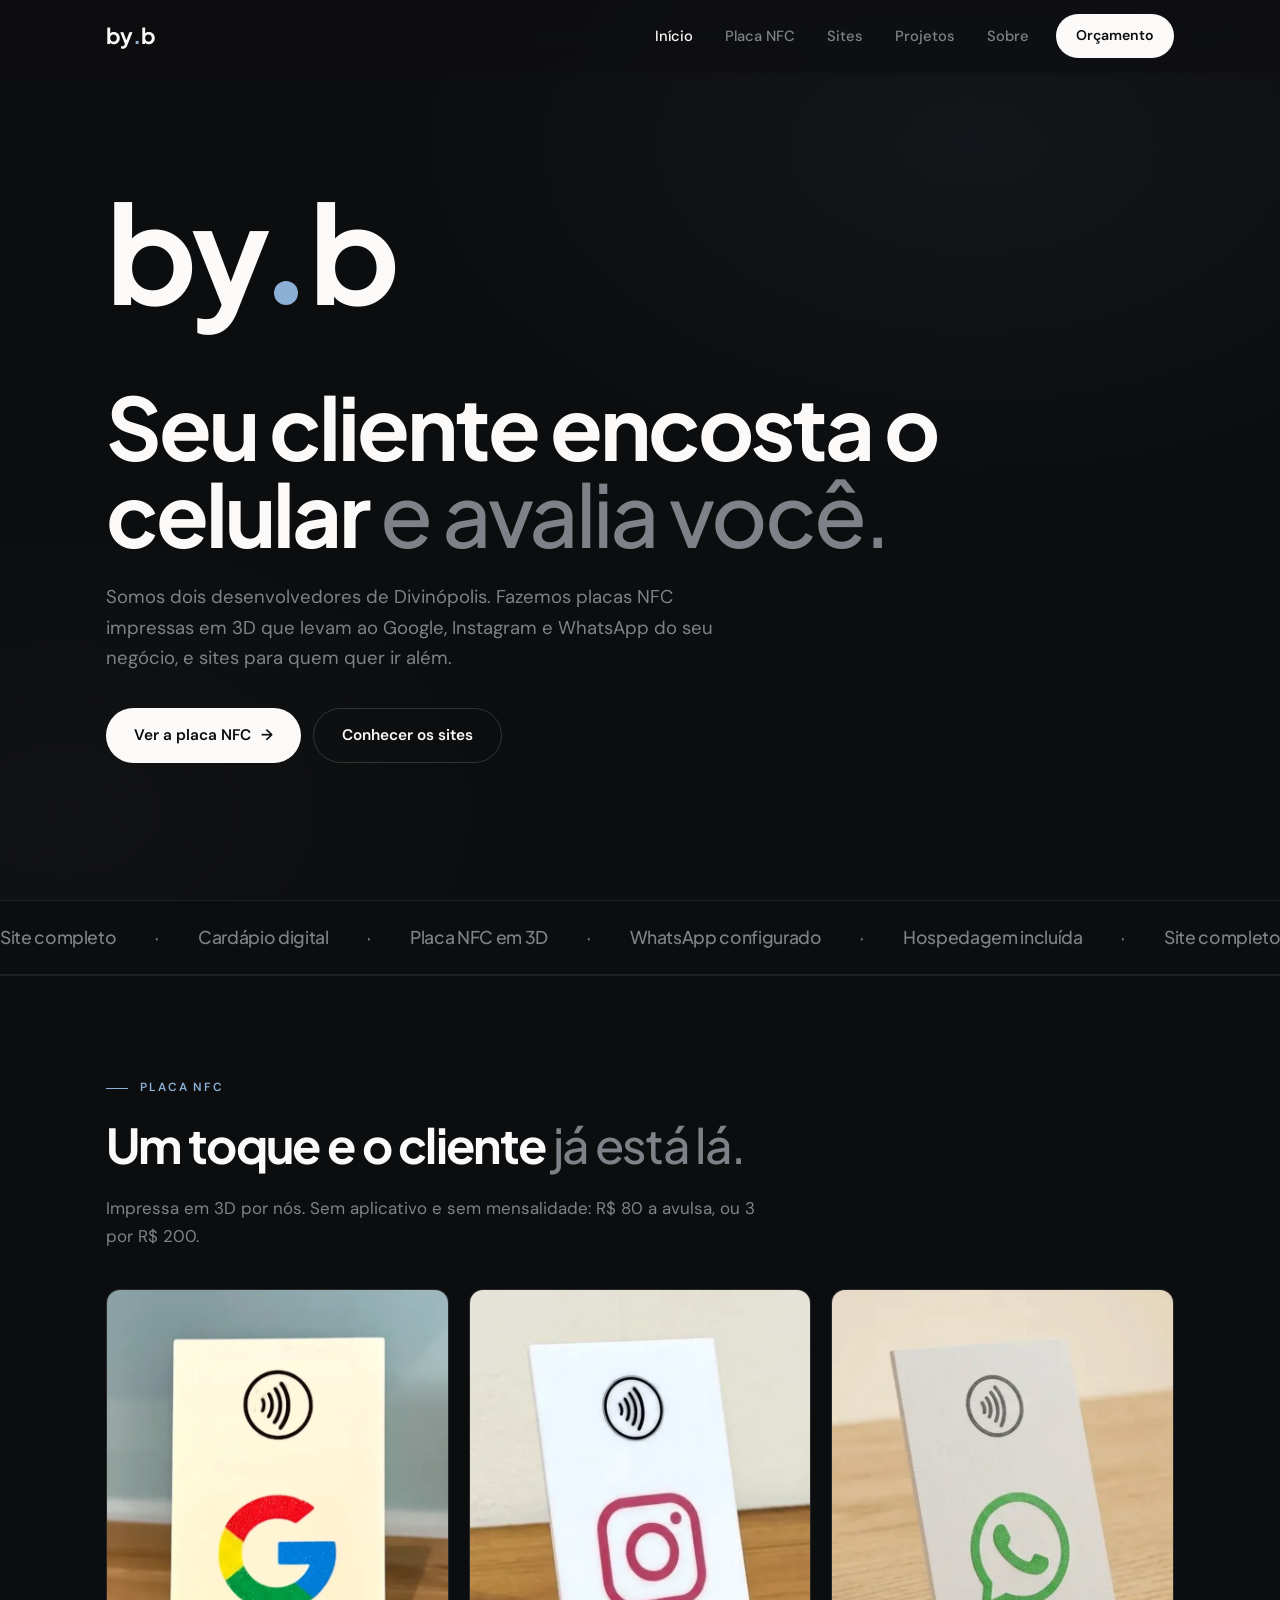
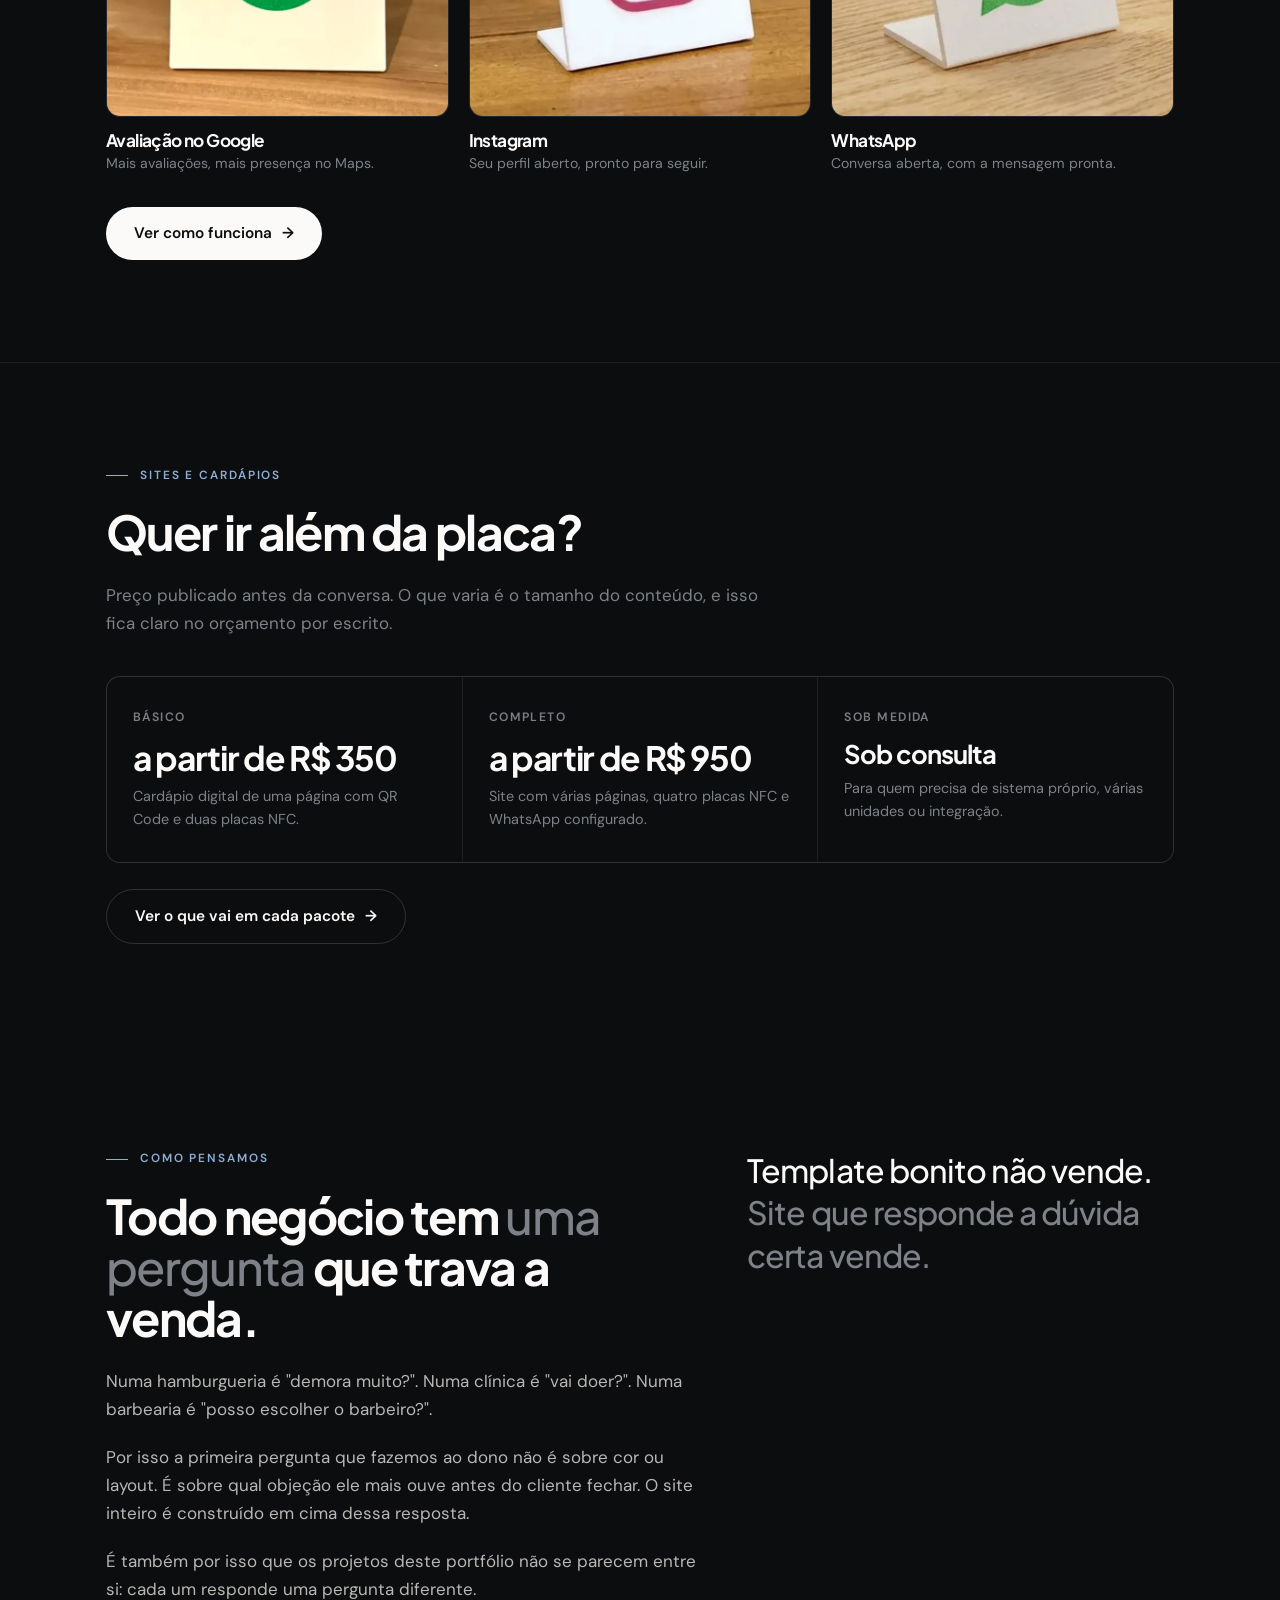
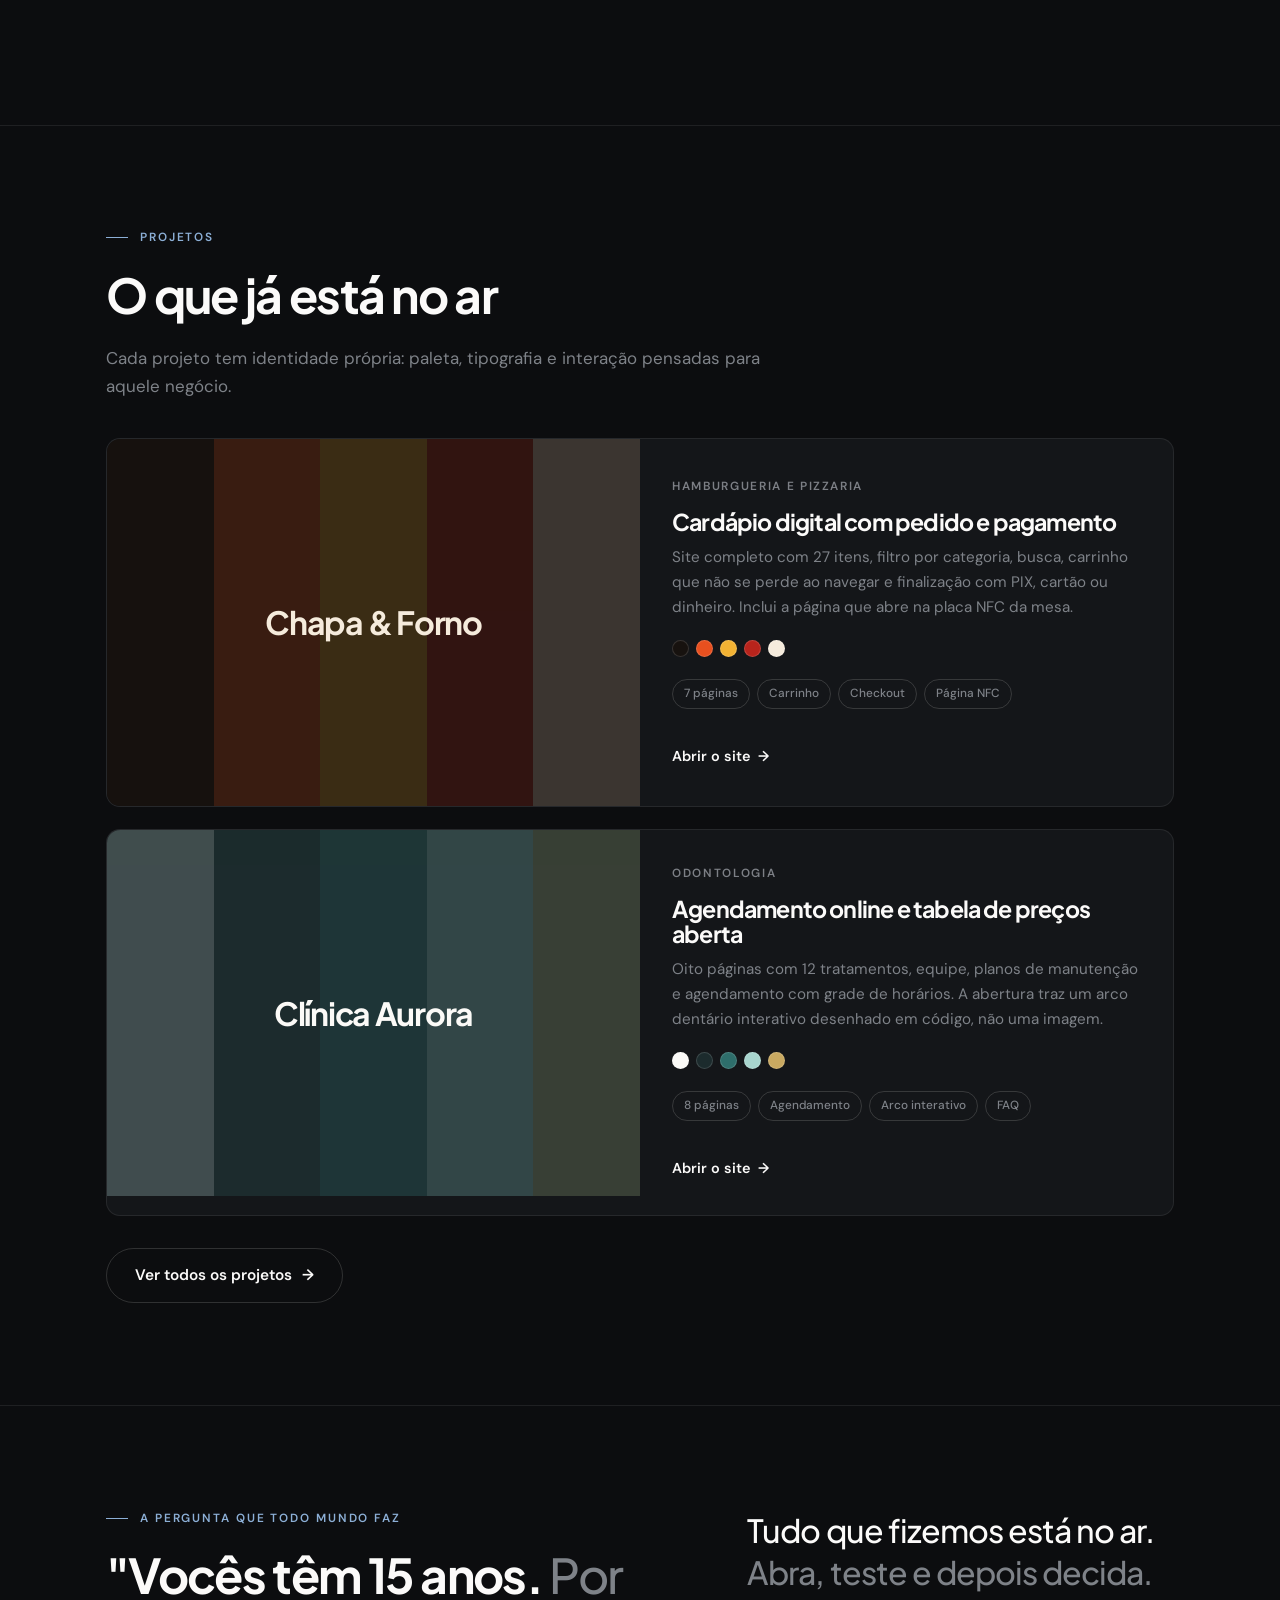
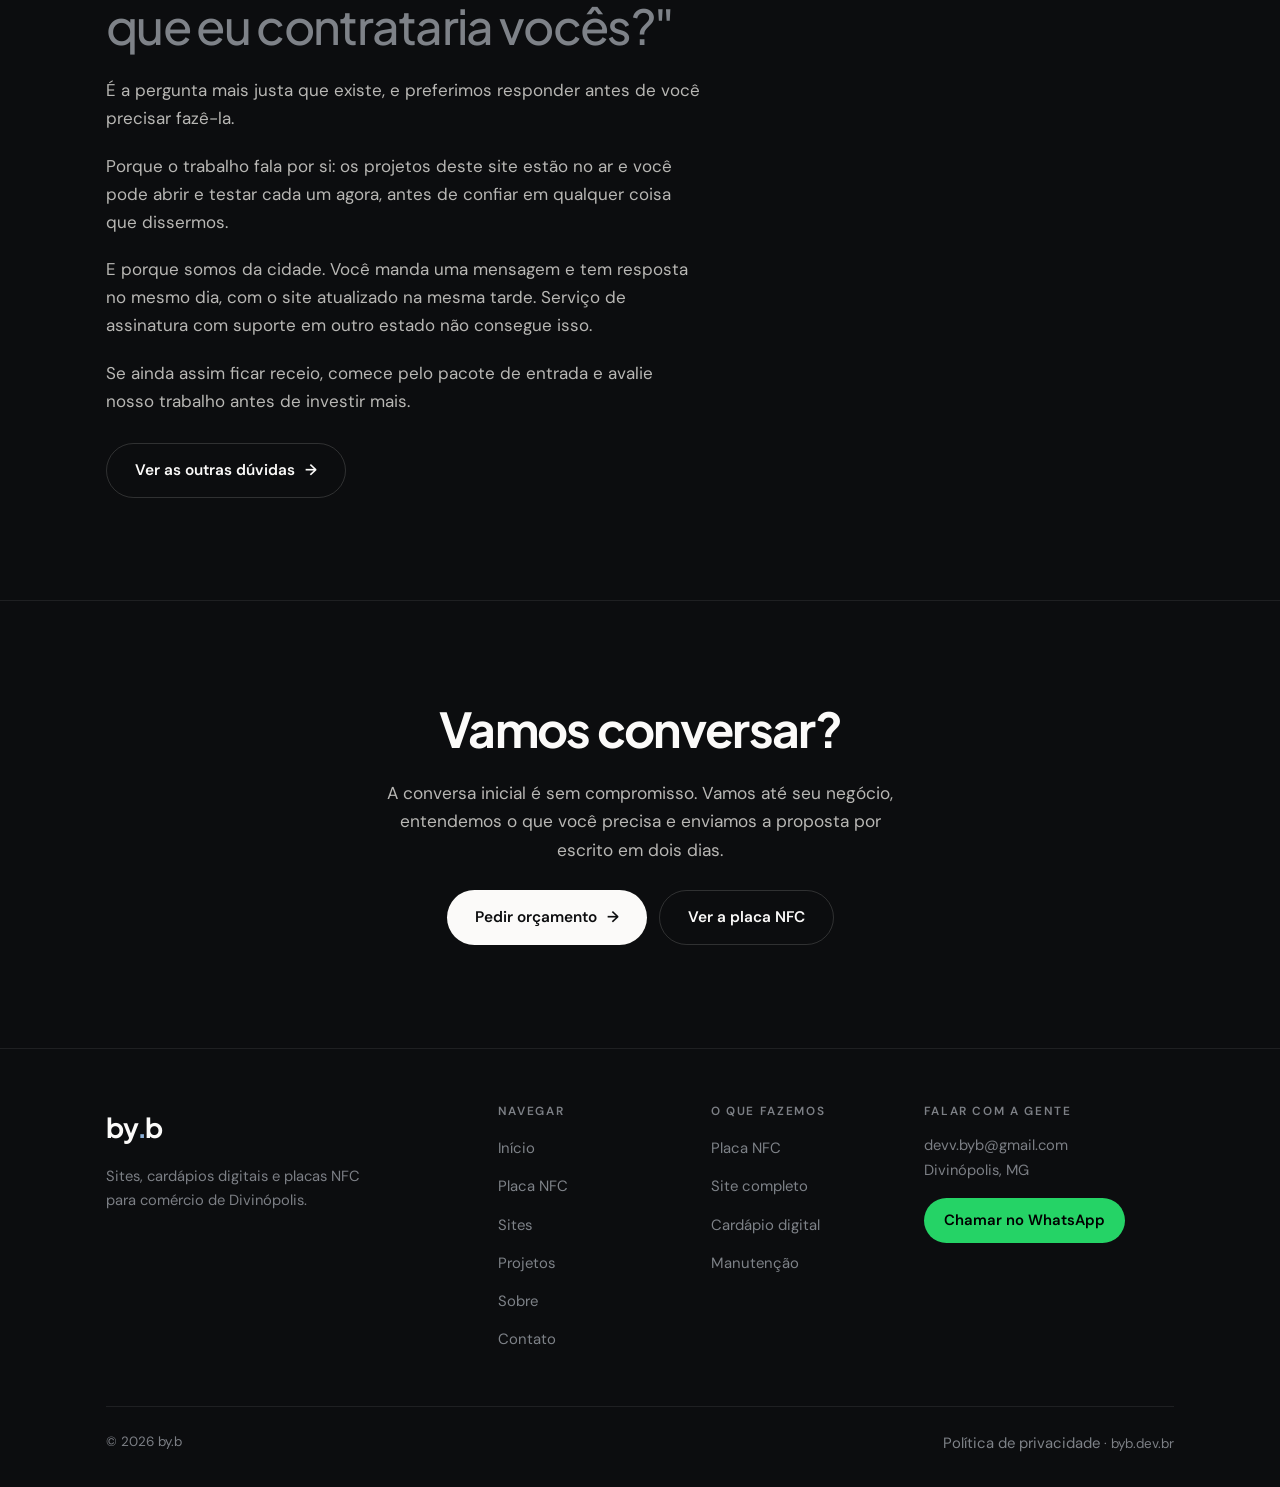
<file: index.html>
<!DOCTYPE html>
<html lang="pt-BR">
<head>
<meta charset="UTF-8">
<meta name="viewport" content="width=device-width, initial-scale=1">
<title>by.b — sites para comércio de Divinópolis</title>
<meta name="description" content="Estúdio de dois desenvolvedores em Divinópolis. Sites, cardápios digitais e placas NFC impressas em 3D para comércio local.">
<link rel="icon" href="/favicon.ico" sizes="48x48">
<link rel="icon" href="/favicon.svg" type="image/svg+xml">
<link rel="icon" href="/favicon-96.png" type="image/png" sizes="96x96">
<link rel="icon" href="/favicon-48.png" type="image/png" sizes="48x48">
<link rel="apple-touch-icon" href="/apple-touch-icon.png">
<link rel="manifest" href="/site.webmanifest">
<link rel="canonical" href="https://byb.dev.br/">
<meta property="og:type" content="website">
<meta property="og:site_name" content="by.b">
<meta property="og:locale" content="pt_BR">
<meta property="og:title" content="by.b — sites para comércio de Divinópolis">
<meta property="og:description" content="Estúdio de dois desenvolvedores em Divinópolis. Sites, cardápios digitais e placas NFC impressas em 3D para comércio local.">
<meta property="og:url" content="https://byb.dev.br/">
<meta property="og:image" content="https://byb.dev.br/icon-512.png">
<meta name="twitter:card" content="summary_large_image">
<meta name="robots" content="index, follow">
<meta name="theme-color" content="#0C0D0F">
<link rel="preconnect" href="https://fonts.googleapis.com">
<link rel="preconnect" href="https://fonts.gstatic.com" crossorigin>
<link href="https://fonts.googleapis.com/css2?family=DM+Sans:opsz,wght@9..40,400;9..40,500;9..40,700&family=Plus+Jakarta+Sans:wght@500;700;800&display=swap" rel="stylesheet">
<link rel="stylesheet" href="css/estilo.css">
<script type="application/ld+json">
{
  "@context": "https://schema.org",
  "@type": "ProfessionalService",
  "name": "by.b",
  "description": "Sites, cardápios digitais e placas NFC para o comércio de Divinópolis.",
  "url": "https://byb.dev.br",
  "email": "devv.byb@gmail.com",
  "areaServed": { "@type": "City", "name": "Divinópolis" },
  "address": {
    "@type": "PostalAddress",
    "addressLocality": "Divinópolis",
    "addressRegion": "MG",
    "addressCountry": "BR"
  },
  "sameAs": ["https://instagram.com/byb.sites"],
  "priceRange": "R$350 - R$950"
}
</script>
</head>
<body>
<a class="pular" href="#conteudo">Pular para o conteúdo</a>

<header class="topo">
  <div class="envolve topo-linha">
    <a class="marca" href="index.html">by<span class="pt">.</span>b</a>
    <button class="btn-menu" aria-expanded="false" aria-controls="nav" aria-label="Abrir menu"><span></span><span></span><span></span></button>
    <nav class="nav" id="nav">
      <a href="index.html" aria-current="page">Início</a>
      <a href="placas.html">Placa NFC</a>
      <a href="sites.html">Sites</a>
      <a href="projetos.html">Projetos</a>
      <a href="sobre.html">Sobre</a>
      <a class="btn btn-claro btn-p" href="contato.html" style="margin-left:10px">Orçamento</a>
    </nav>
  </div>
</header>

<main id="conteudo" tabindex="-1">
<section class="heroi">
  <div class="envolve">

    <div class="marca-heroi" aria-label="by.b">
      <span class="letra l1">b</span><span class="letra l2">y</span><span class="bolinha"></span><span class="letra l3">b</span>
    </div>

    <h1>Seu cliente encosta o celular <em>e avalia você.</em></h1>
    <p class="heroi-sub">Somos dois desenvolvedores de Divinópolis. Fazemos placas NFC impressas
       em 3D que levam ao Google, Instagram e WhatsApp do seu negócio, e sites para
       quem quer ir além.</p>
    <div class="heroi-acoes">
      <a class="btn btn-claro" href="placas.html">Ver a placa NFC <span class="seta">&rarr;</span></a>
      <a class="btn btn-contorno" href="sites.html">Conhecer os sites</a>
    </div>

  </div>
</section>

<div class="faixa" aria-hidden="true">
  <div class="faixa-trilho">
    <span>Site completo</span><span>&middot;</span>
    <span>Cardápio digital</span><span>&middot;</span>
    <span>Placa NFC em 3D</span><span>&middot;</span>
    <span>WhatsApp configurado</span><span>&middot;</span>
    <span>Hospedagem incluída</span><span>&middot;</span>
    <span>Site completo</span><span>&middot;</span>
    <span>Cardápio digital</span><span>&middot;</span>
    <span>Placa NFC em 3D</span><span>&middot;</span>
    <span>WhatsApp configurado</span><span>&middot;</span>
    <span>Hospedagem incluída</span><span>&middot;</span>
  </div>
</div>

<section class="secao secao-linha">
  <div class="envolve">
    <div class="cabeca revela">
      <div class="rotulo">Placa NFC</div>
      <h2>Um toque e o cliente <em>já está lá.</em></h2>
      <p>Impressa em 3D por nós. Sem aplicativo e sem mensalidade: R$ 80 a avulsa, ou 3 por R$ 200.</p>
    </div>
    <div class="galeria tres">
      <figure class="revela"><picture><source srcset="img/placa-google.webp" type="image/webp"><img src="img/placa-google.jpg" width="1200" height="900" alt="Placa NFC branca com o símbolo de aproximação em cima e o logo do Google embaixo, sobre uma mesa de madeira" loading="lazy" decoding="async"></picture><figcaption><h3>Avaliação no Google</h3><p>Mais avaliações, mais presença no Maps.</p></figcaption></figure>
      <figure class="revela"><picture><source srcset="img/placa-instagram.webp" type="image/webp"><img src="img/placa-instagram.jpg" width="1200" height="900" alt="Placa NFC branca com o símbolo de aproximação em cima e o ícone do Instagram embaixo, sobre uma mesa de madeira" loading="lazy" decoding="async"></picture><figcaption><h3>Instagram</h3><p>Seu perfil aberto, pronto para seguir.</p></figcaption></figure>
      <figure class="revela"><picture><source srcset="img/placa-whatsapp.webp" type="image/webp"><img src="img/placa-whatsapp.jpg" width="1200" height="900" alt="Placa NFC cinza-clara com o símbolo de aproximação em cima e o ícone do WhatsApp embaixo, sobre uma mesa de madeira" loading="lazy" decoding="async"></picture><figcaption><h3>WhatsApp</h3><p>Conversa aberta, com a mensagem pronta.</p></figcaption></figure>
    </div>
    <div style="margin-top:32px" class="revela">
      <a class="btn btn-claro" href="placas.html">Ver como funciona <span class="seta">&rarr;</span></a>
    </div>
  </div>
</section>

<section class="secao secao-linha">
  <div class="envolve">
    <div class="cabeca revela">
      <div class="rotulo">Sites e cardápios</div>
      <h2>Quer ir além da placa?</h2>
      <p>Preço publicado antes da conversa. O que varia é o tamanho do conteúdo, e isso fica claro no orçamento por escrito.</p>
    </div>
    <div class="faixa-precos revela">
      <a class="preco-resumo" href="sites.html#precos"><div class="nome">Básico</div>
        <div class="v">a partir de R$ 350</div><p>Cardápio digital de uma página com QR Code e duas placas NFC.</p></a>
      <a class="preco-resumo" href="sites.html#precos"><div class="nome">Completo</div>
        <div class="v">a partir de R$ 950</div><p>Site com várias páginas, quatro placas NFC e WhatsApp configurado.</p></a>
      <a class="preco-resumo" href="sites.html#precos"><div class="nome">Sob medida</div>
        <div class="v" style="font-size:1.6rem">Sob consulta</div><p>Para quem precisa de sistema próprio, várias unidades ou integração.</p></a>
    </div>
    <div style="margin-top:26px" class="revela">
      <a class="btn btn-contorno" href="sites.html">Ver o que vai em cada pacote <span class="seta">&rarr;</span></a>
    </div>
  </div>
</section>

<section class="secao">
  <div class="envolve">
    <div class="grade-2">
      <div class="revela">
        <div class="rotulo">Como pensamos</div>
        <h2>Todo negócio tem <em>uma pergunta</em> que trava a venda.</h2>
        <p>Numa hamburgueria é "demora muito?". Numa clínica é "vai doer?".
           Numa barbearia é "posso escolher o barbeiro?".</p>
        <p>Por isso a primeira pergunta que fazemos ao dono não é sobre cor ou layout.
           É sobre qual objeção ele mais ouve antes do cliente fechar. O site inteiro
           é construído em cima dessa resposta.</p>
        <p>É também por isso que os projetos deste portfólio não se parecem entre si:
           cada um responde uma pergunta diferente.</p>
      </div>
      <div class="revela revela-2">
        <div class="destaque-cita">
          Template bonito não vende.<br>
          <em>Site que responde a dúvida certa vende.</em>
        </div>
      </div>
    </div>
  </div>
</section>

<section class="secao secao-linha">
  <div class="envolve">
    <div class="cabeca revela">
      <div class="rotulo">Projetos</div>
      <h2>O que já está no ar</h2>
      <p>Cada projeto tem identidade própria: paleta, tipografia e interação
         pensadas para aquele negócio.</p>
    </div>
    <div class="grade-projetos" id="projetos-home"></div>
    <div style="margin-top:32px" class="revela">
      <a class="btn btn-contorno" href="projetos.html">Ver todos os projetos <span class="seta">&rarr;</span></a>
    </div>
  </div>
</section>

<section class="secao secao-linha">
  <div class="envolve">
    <div class="grade-2">
      <div class="revela">
        <div class="rotulo">A pergunta que todo mundo faz</div>
        <h2>"Vocês têm 15 anos. <em>Por que eu contrataria vocês?"</em></h2>
        <p>É a pergunta mais justa que existe, e preferimos responder antes de você
           precisar fazê-la.</p>
        <p>Porque o trabalho fala por si: os projetos deste site estão no ar e você pode
           abrir e testar cada um agora, antes de confiar em qualquer coisa que dissermos.</p>
        <p>E porque somos da cidade. Você manda uma mensagem e tem resposta no mesmo dia,
           com o site atualizado na mesma tarde. Serviço de assinatura com suporte em outro
           estado não consegue isso.</p>
        <p>Se ainda assim ficar receio, comece pelo pacote de entrada e avalie nosso
           trabalho antes de investir mais.</p>
        <a class="btn btn-contorno" href="sites.html#duvidas" style="margin-top:8px">
          Ver as outras dúvidas <span class="seta">&rarr;</span></a>
      </div>
      <div class="revela revela-2">
        <div class="destaque-cita">
          Tudo que fizemos está no ar.<br>
          <em>Abra, teste e depois decida.</em>
        </div>
      </div>
    </div>
  </div>
</section>

<section class="secao secao-linha">
  <div class="envolve centro">
    <h2 class="revela">Vamos conversar?</h2>
    <p class="revela revela-1" style="font-size:1.08rem;max-width:44ch">
      A conversa inicial é sem compromisso. Vamos até seu negócio, entendemos
      o que você precisa e enviamos a proposta por escrito em dois dias.</p>
    <div class="revela revela-2" style="display:flex;gap:12px;justify-content:center;flex-wrap:wrap;margin-top:26px">
      <a class="btn btn-claro" href="contato.html">Pedir orçamento <span class="seta">&rarr;</span></a>
      <a class="btn btn-contorno" href="placas.html">Ver a placa NFC</a>
    </div>
  </div>
</section>
</main>

<footer class="rodape">
  <div class="envolve">
    <div class="rodape-grade">
      <div>
        <div class="marca" style="display:block">by<span class="pt">.</span>b</div>
        <p>Sites, cardápios digitais e placas NFC<br>para comércio de Divinópolis.</p>
      </div>
      <div>
        <h4>Navegar</h4>
        <ul>
          <li><a href="index.html">Início</a></li>
          <li><a href="placas.html">Placa NFC</a></li>
          <li><a href="sites.html">Sites</a></li>
          <li><a href="projetos.html">Projetos</a></li>
          <li><a href="sobre.html">Sobre</a></li>
          <li><a href="contato.html">Contato</a></li>
        </ul>
      </div>
      <div>
        <h4>O que fazemos</h4>
        <ul>
          <li><a href="placas.html">Placa NFC</a></li>
          <li><a href="sites.html">Site completo</a></li>
          <li><a href="sites.html#precos">Cardápio digital</a></li>
          <li><a href="sites.html#manutencao">Manutenção</a></li>
        </ul>
      </div>
      <div>
        <h4>Falar com a gente</h4>
        <p style="margin-bottom:16px">devv.byb@gmail.com<br>Divinópolis, MG</p>
        <a class="btn btn-zap btn-p" href="https://wa.me/5537999071654?text=Ol%C3%A1!%20Vim%20pelo%20site%20do%20by.b%20e%20queria%20conversar%20sobre%20um%20site%20para%20o%20meu%20neg%C3%B3cio." target="_blank" rel="noopener">Chamar no WhatsApp</a>
      </div>
    </div>
    <div class="rodape-base">
      <span>© 2026 by.b</span>
      <span><a href="privacidade.html">Política de privacidade</a> · byb.dev.br</span>
    </div>
  </div>
</footer>

<script src="js/dados.js"></script>
<script src="js/app.js"></script>
</body>
</html>
</file>
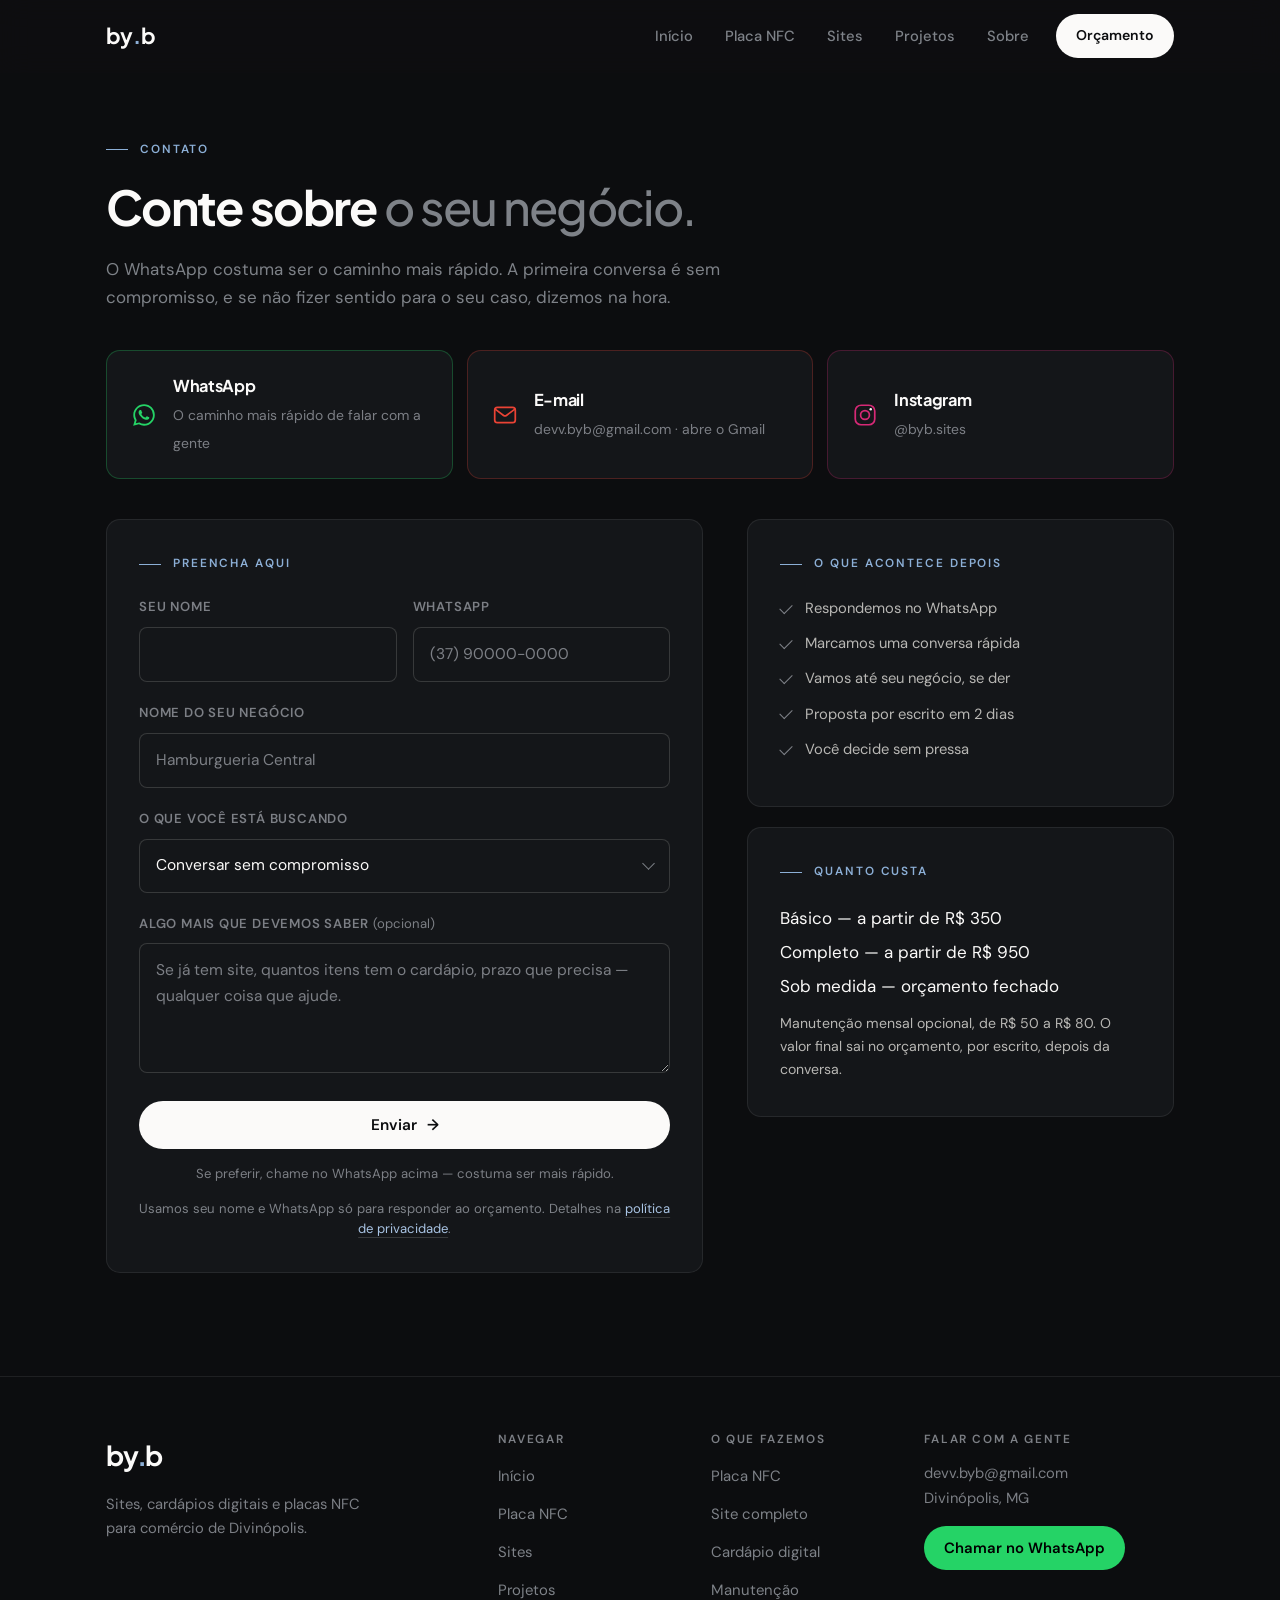
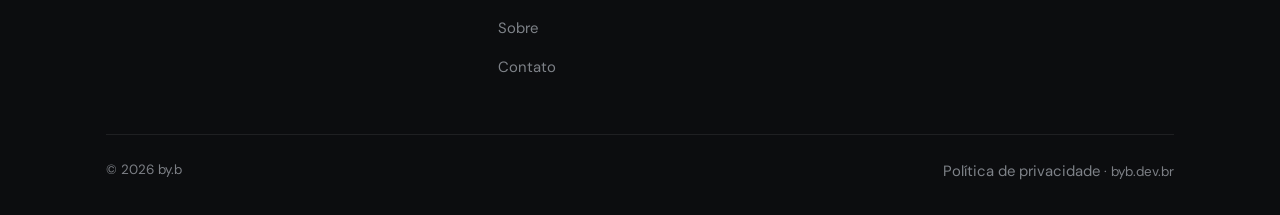
<file: contato.html>
<!DOCTYPE html>
<html lang="pt-BR">
<head>
<meta charset="UTF-8">
<meta name="viewport" content="width=device-width, initial-scale=1">
<title>Contato — by.b</title>
<meta name="description" content="Peça um orçamento para o site do seu negócio em Divinópolis.">
<link rel="icon" href="/favicon.ico" sizes="48x48">
<link rel="icon" href="/favicon.svg" type="image/svg+xml">
<link rel="icon" href="/favicon-96.png" type="image/png" sizes="96x96">
<link rel="icon" href="/favicon-48.png" type="image/png" sizes="48x48">
<link rel="apple-touch-icon" href="/apple-touch-icon.png">
<link rel="manifest" href="/site.webmanifest">
<link rel="canonical" href="https://byb.dev.br/contato.html">
<meta property="og:type" content="website">
<meta property="og:site_name" content="by.b">
<meta property="og:locale" content="pt_BR">
<meta property="og:title" content="Contato — by.b">
<meta property="og:description" content="Peça um orçamento para o site do seu negócio em Divinópolis.">
<meta property="og:url" content="https://byb.dev.br/contato.html">
<meta property="og:image" content="https://byb.dev.br/icon-512.png">
<meta name="twitter:card" content="summary_large_image">
<meta name="robots" content="index, follow">
<meta name="theme-color" content="#0C0D0F">
<link rel="preconnect" href="https://fonts.googleapis.com">
<link rel="preconnect" href="https://fonts.gstatic.com" crossorigin>
<link href="https://fonts.googleapis.com/css2?family=DM+Sans:opsz,wght@9..40,400;9..40,500;9..40,700&family=Plus+Jakarta+Sans:wght@500;700;800&display=swap" rel="stylesheet">
<link rel="stylesheet" href="css/estilo.css">
</head>
<body>
<a class="pular" href="#conteudo">Pular para o conteúdo</a>

<header class="topo">
  <div class="envolve topo-linha">
    <a class="marca" href="index.html">by<span class="pt">.</span>b</a>
    <button class="btn-menu" aria-expanded="false" aria-controls="nav" aria-label="Abrir menu"><span></span><span></span><span></span></button>
    <nav class="nav" id="nav">
      <a href="index.html">Início</a>
      <a href="placas.html">Placa NFC</a>
      <a href="sites.html">Sites</a>
      <a href="projetos.html">Projetos</a>
      <a href="sobre.html">Sobre</a>
      <a class="btn btn-claro btn-p" href="contato.html" style="margin-left:10px">Orçamento</a>
    </nav>
  </div>
</header>

<main id="area-contato">
<section class="secao" style="padding-top:140px">
  <div class="envolve">
    <div class="cabeca revela">
      <div class="rotulo">Contato</div>
      <h2 class="frase">Conte sobre <em>o seu negócio.</em></h2>
      <p>O WhatsApp costuma ser o caminho mais rápido. A primeira conversa é sem
         compromisso, e se não fizer sentido para o seu caso, dizemos na hora.</p>
    </div>

    <div class="contato-rapido revela">
      <a class="canal canal-zap" href="https://wa.me/5537999071654?text=Ol%C3%A1!%20Vim%20pelo%20site%20do%20by.b%20e%20queria%20conversar%20sobre%20um%20site%20para%20o%20meu%20neg%C3%B3cio."
         target="_blank" rel="noopener">
        <svg viewBox="0 0 24 24" aria-hidden="true">
          <path d="M12.04 2C6.58 2 2.13 6.45 2.13 11.91c0 1.75.46 3.45 1.32 4.95L2 22l5.25-1.38a9.9 9.9 0 0 0 4.79 1.22h.01c5.46 0 9.91-4.45 9.91-9.91 0-2.65-1.03-5.14-2.9-7.01A9.82 9.82 0 0 0 12.04 2Zm0 18.15h-.01a8.2 8.2 0 0 1-4.19-1.15l-.3-.18-3.11.82.83-3.04-.2-.31a8.19 8.19 0 0 1-1.26-4.38c0-4.54 3.7-8.23 8.24-8.23 2.2 0 4.27.86 5.82 2.42a8.18 8.18 0 0 1 2.41 5.82c0 4.54-3.69 8.23-8.23 8.23Zm4.52-6.16c-.25-.13-1.47-.72-1.69-.81-.23-.08-.39-.12-.56.13-.16.24-.64.8-.79.97-.14.16-.29.18-.54.06a6.74 6.74 0 0 1-1.99-1.23 7.5 7.5 0 0 1-1.38-1.71c-.14-.25-.01-.38.11-.5.11-.11.25-.29.37-.44.13-.15.17-.25.25-.42.08-.16.04-.31-.02-.44-.06-.12-.56-1.35-.77-1.85-.2-.48-.4-.42-.55-.43h-.47c-.16 0-.43.06-.65.31-.22.25-.85.83-.85 2.03s.87 2.35.99 2.51c.12.16 1.71 2.62 4.15 3.67.58.25 1.03.4 1.39.51.58.19 1.11.16 1.53.1.47-.07 1.44-.59 1.64-1.16.2-.56.2-1.05.14-1.15-.06-.1-.22-.16-.47-.29Z"/>
        </svg>
        <span>
          <span class="rot">WhatsApp</span>
          <span class="sub">O caminho mais rápido de falar com a gente</span>
        </span>
      </a>
      <a class="canal canal-mail"
         href="https://mail.google.com/mail/?view=cm&amp;fs=1&amp;to=devv.byb@gmail.com&amp;su=Or%C3%A7amento%20de%20site"
         target="_blank" rel="noopener">
        <svg viewBox="0 0 24 24" fill="none" stroke-width="1.6" stroke-linecap="round" stroke-linejoin="round">
          <rect x="2.5" y="5" width="19" height="14" rx="2.5"/>
          <path d="m3.2 6.8 7.5 5.6a2.2 2.2 0 0 0 2.6 0l7.5-5.6"/>
        </svg>
        <span>
          <span class="rot">E-mail</span>
          <span class="sub">devv.byb@gmail.com &middot; abre o Gmail</span>
        </span>
      </a>
      <a class="canal canal-insta" href="https://instagram.com/byb.sites" target="_blank" rel="noopener">
        <svg viewBox="0 0 24 24" fill="none" stroke-width="1.6" stroke-linecap="round" stroke-linejoin="round">
          <rect x="3" y="3" width="18" height="18" rx="5.4"/>
          <circle cx="12" cy="12" r="4.1"/>
          <circle cx="17.3" cy="6.7" r="1.15" fill="currentColor" stroke="none"/>
        </svg>
        <span>
          <span class="rot">Instagram</span>
          <span class="sub">@byb.sites</span>
        </span>
      </a>
    </div>

    <div class="grade-2">
      <form class="painel revela" id="form-contato">

        <!-- TROQUE PELA SUA CHAVE DO WEB3FORMS (web3forms.com) -->
        <input type="hidden" name="access_key" value="COLE_A_CHAVE_AQUI">
        <input type="hidden" name="subject" value="Novo orçamento pelo site by.b">
        <input type="hidden" name="from_name" value="Site by.b">
        <input type="checkbox" name="botcheck" class="armadilha" tabindex="-1" autocomplete="off">

        <div class="rotulo">Preencha aqui</div>

        <div class="dupla">
          <div class="campo">
            <label for="nome">Seu nome</label>
            <input type="text" id="nome" name="nome" required autocomplete="name">
          </div>
          <div class="campo">
            <label for="tel">WhatsApp</label>
            <input type="tel" id="tel" name="whatsapp" required autocomplete="tel"
                   placeholder="(37) 90000-0000">
          </div>
        </div>

        <div class="campo">
          <label for="negocio">Nome do seu negócio</label>
          <input type="text" id="negocio" name="negocio" placeholder="Hamburgueria Central">
        </div>

        <div class="campo">
          <label id="rot-interesse">O que você está buscando</label>
          <div class="seletor" id="seletor-interesse">
            <button type="button" class="seletor-gatilho" aria-expanded="false"
                    aria-controls="opcoes-interesse" aria-labelledby="rot-interesse">
              <span class="seletor-valor">Conversar sem compromisso</span>
              <span class="seletor-seta" aria-hidden="true"></span>
            </button>
            <div class="seletor-opcoes" id="opcoes-interesse" role="radiogroup" hidden>
              <label class="escolha-marca">
                <input type="radio" name="interesse" value="Conversar sem compromisso" checked>
                <span>Conversar sem compromisso</span>
              </label>
              <label class="escolha-marca">
                <input type="radio" name="interesse" value="Plano Básico">
                <span>Básico · a partir de R$ 350</span>
              </label>
              <label class="escolha-marca">
                <input type="radio" name="interesse" value="Plano Completo">
                <span>Completo · a partir de R$ 950</span>
              </label>
              <label class="escolha-marca">
                <input type="radio" name="interesse" value="Projeto sob medida">
                <span>Sob medida · orçamento fechado</span>
              </label>
              <label class="escolha-marca">
                <input type="radio" name="interesse" value="Só a placa NFC">
                <span>Só a placa NFC</span>
              </label>
            </div>
          </div>
        </div>

        <div class="campo">
          <label for="msg">Algo mais que devemos saber <span style="font-weight:400;text-transform:none;letter-spacing:0;color:var(--giz-4)">(opcional)</span></label>
          <textarea id="msg" name="mensagem"
            placeholder="Se já tem site, quantos itens tem o cardápio, prazo que precisa — qualquer coisa que ajude."></textarea>
        </div>

        <button type="submit" class="btn btn-claro" style="width:100%">
          Enviar <span class="seta">&rarr;</span>
        </button>
        <p style="font-size:.82rem;color:var(--giz-4);text-align:center;margin:14px 0 0">
          Se preferir, chame no WhatsApp acima — costuma ser mais rápido.
        </p>
        <p class="aviso-form">Usamos seu nome e WhatsApp só para responder ao orçamento.
          Detalhes na <a href="privacidade.html">política de privacidade</a>.</p>
      </form>

      <aside class="revela revela-2">
        <div class="painel">
          <div class="rotulo">O que acontece depois</div>
          <ul class="lista-check" style="margin-bottom:0">
            <li>Respondemos no WhatsApp</li>
            <li>Marcamos uma conversa rápida</li>
            <li>Vamos até seu negócio, se der</li>
            <li>Proposta por escrito em 2 dias</li>
            <li>Você decide sem pressa</li>
          </ul>
        </div>
        <div class="painel" style="margin-top:20px">
          <div class="rotulo">Quanto custa</div>
          <p style="margin-bottom:6px;color:var(--giz)">Básico — a partir de R$ 350</p>
          <p style="margin-bottom:6px;color:var(--giz)">Completo — a partir de R$ 950</p>
          <p style="margin-bottom:12px;color:var(--giz)">Sob medida — orçamento fechado</p>
          <p style="margin-bottom:0;font-size:.88rem">Manutenção mensal opcional, de R$ 50 a R$ 80.
          O valor final sai no orçamento, por escrito, depois da conversa.</p>
        </div>
      </aside>
    </div>
  </div>
</section>
</main>

<footer class="rodape">
  <div class="envolve">
    <div class="rodape-grade">
      <div>
        <div class="marca" style="display:block">by<span class="pt">.</span>b</div>
        <p>Sites, cardápios digitais e placas NFC<br>para comércio de Divinópolis.</p>
      </div>
      <div>
        <h4>Navegar</h4>
        <ul>
          <li><a href="index.html">Início</a></li>
          <li><a href="placas.html">Placa NFC</a></li>
          <li><a href="sites.html">Sites</a></li>
          <li><a href="projetos.html">Projetos</a></li>
          <li><a href="sobre.html">Sobre</a></li>
          <li><a href="contato.html">Contato</a></li>
        </ul>
      </div>
      <div>
        <h4>O que fazemos</h4>
        <ul>
          <li><a href="placas.html">Placa NFC</a></li>
          <li><a href="sites.html">Site completo</a></li>
          <li><a href="sites.html#precos">Cardápio digital</a></li>
          <li><a href="sites.html#manutencao">Manutenção</a></li>
        </ul>
      </div>
      <div>
        <h4>Falar com a gente</h4>
        <p style="margin-bottom:16px">devv.byb@gmail.com<br>Divinópolis, MG</p>
        <a class="btn btn-zap btn-p" href="https://wa.me/5537999071654?text=Ol%C3%A1!%20Vim%20pelo%20site%20do%20by.b%20e%20queria%20conversar%20sobre%20um%20site%20para%20o%20meu%20neg%C3%B3cio." target="_blank" rel="noopener">Chamar no WhatsApp</a>
      </div>
    </div>
    <div class="rodape-base">
      <span>© 2026 by.b</span>
      <span><a href="privacidade.html">Política de privacidade</a> · byb.dev.br</span>
    </div>
  </div>
</footer>

<script src="js/config.js"></script>
<script src="js/dados.js"></script>
<script src="js/app.js"></script>
</body>
</html>
</file>
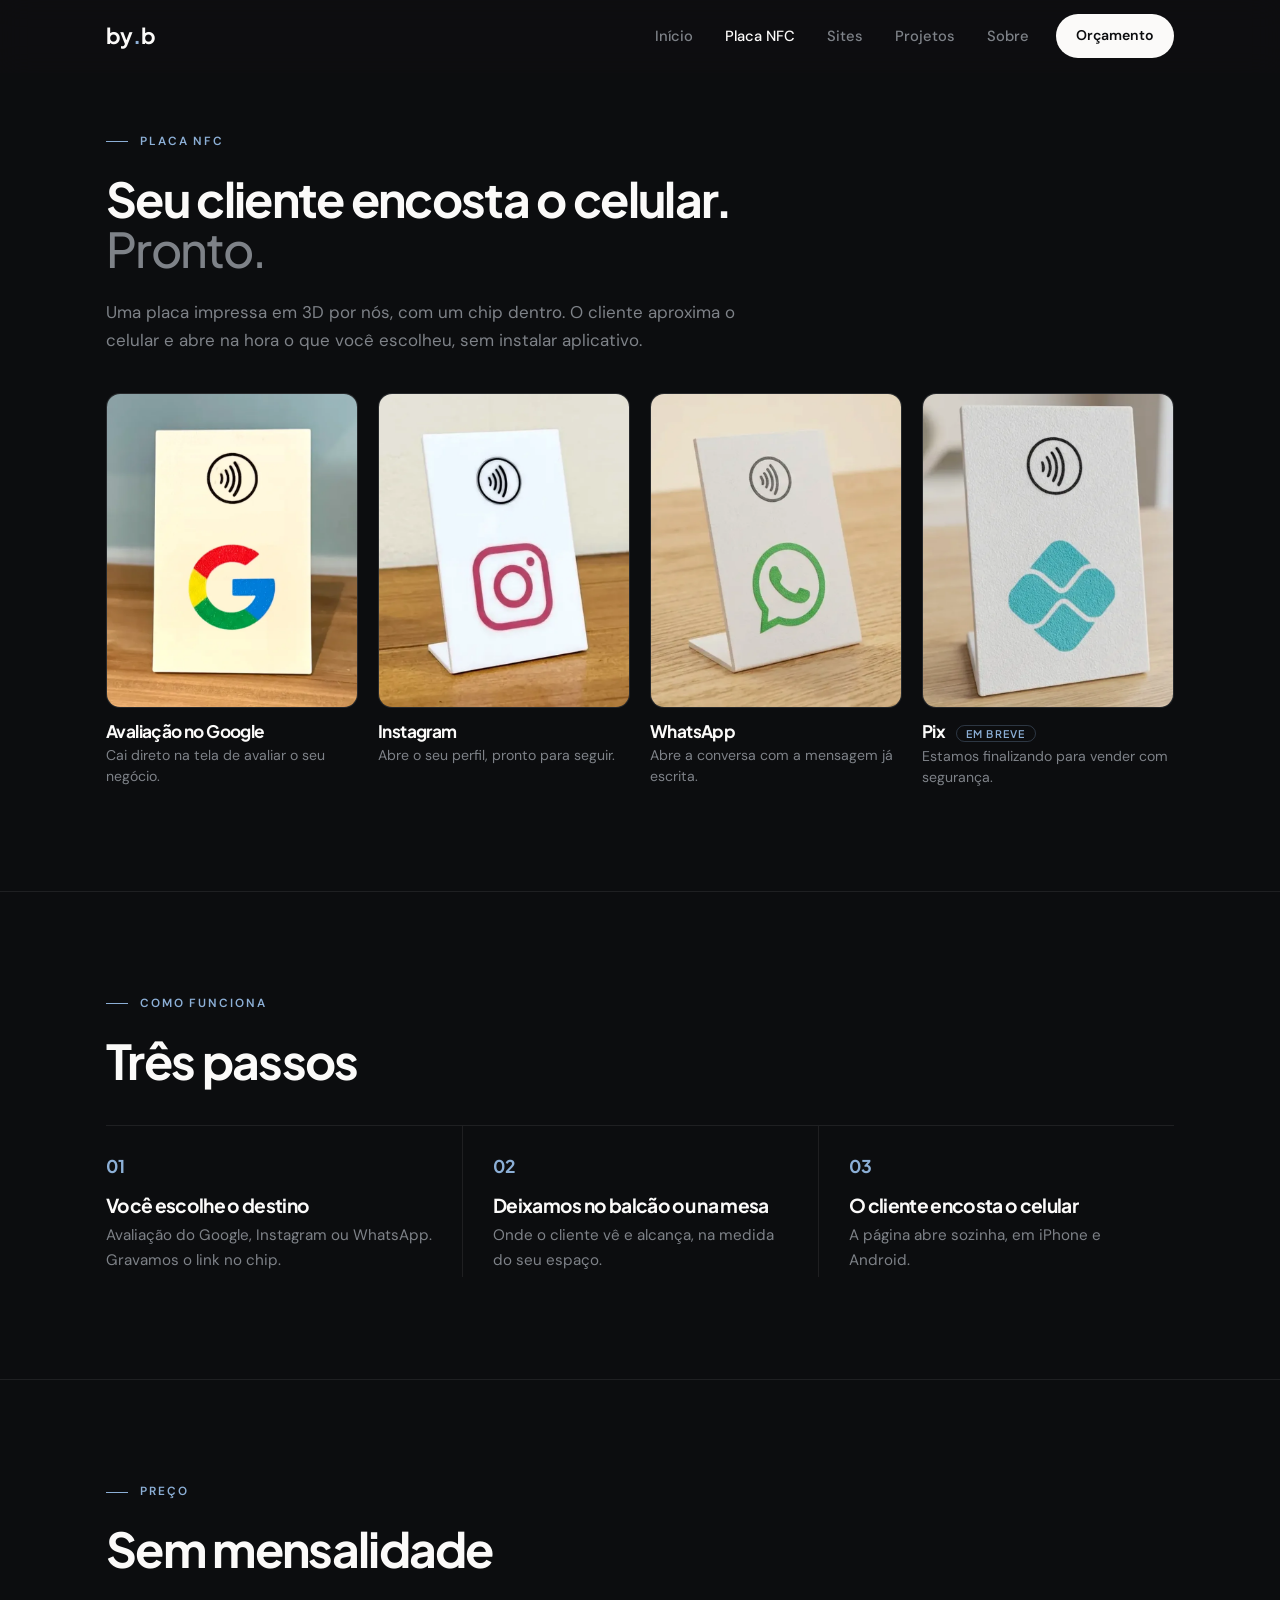
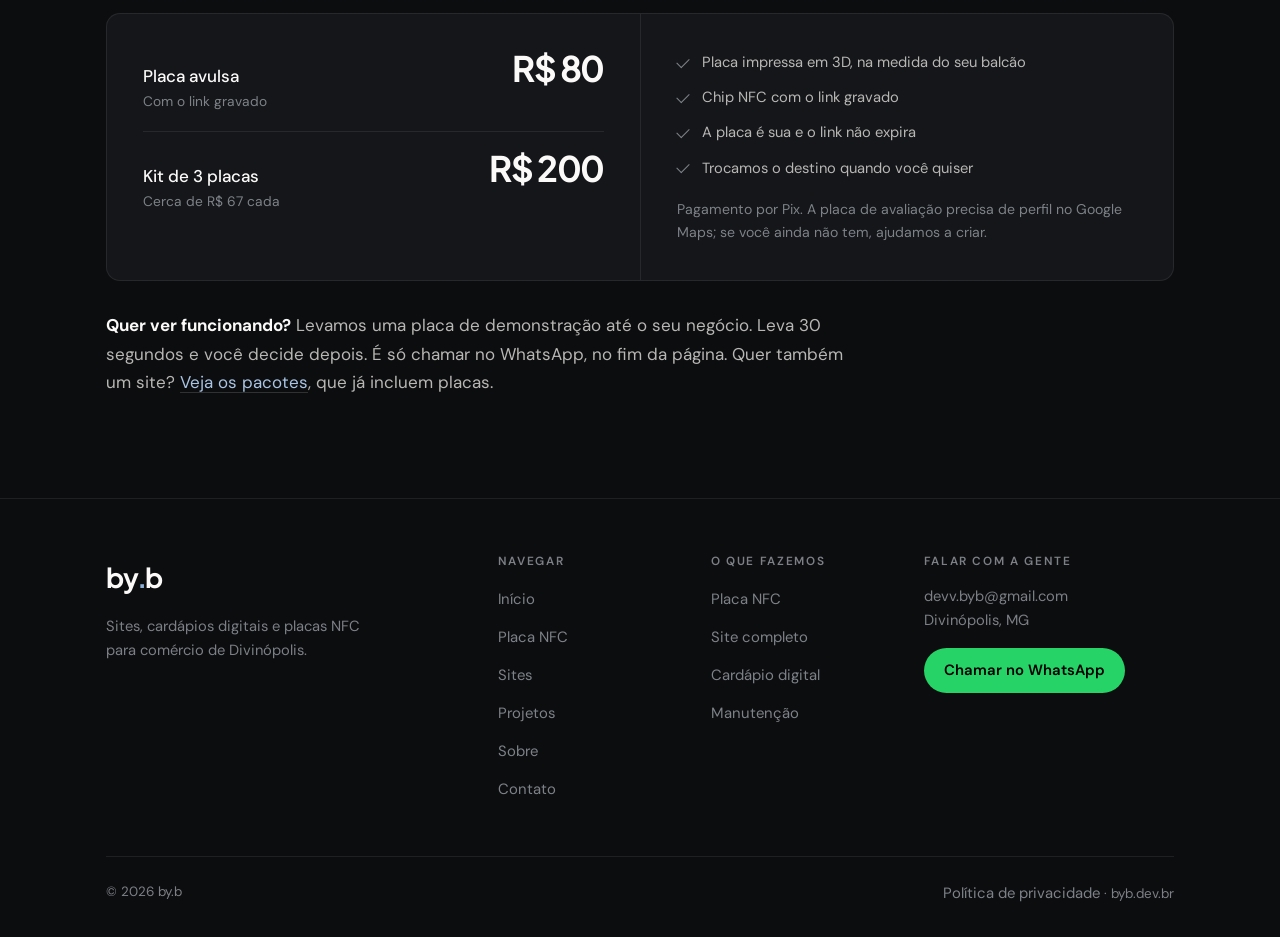
<file: placas.html>
<!DOCTYPE html>
<html lang="pt-BR">
<head>
<meta charset="UTF-8">
<meta name="viewport" content="width=device-width, initial-scale=1">
<title>Placa NFC para avaliação, Instagram e WhatsApp — by.b</title>
<meta name="description" content="Placa NFC impressa em 3D: o cliente encosta o celular e avalia no Google, segue no Instagram ou chama no WhatsApp. R$ 80, ou 3 por R$ 200.">
<link rel="icon" href="/favicon.ico" sizes="48x48">
<link rel="icon" href="/favicon.svg" type="image/svg+xml">
<link rel="icon" href="/favicon-96.png" type="image/png" sizes="96x96">
<link rel="icon" href="/favicon-48.png" type="image/png" sizes="48x48">
<link rel="apple-touch-icon" href="/apple-touch-icon.png">
<link rel="manifest" href="/site.webmanifest">
<link rel="canonical" href="https://byb.dev.br/placas.html">
<meta property="og:type" content="website">
<meta property="og:site_name" content="by.b">
<meta property="og:locale" content="pt_BR">
<meta property="og:title" content="Placa NFC para avaliação, Instagram e WhatsApp — by.b">
<meta property="og:description" content="Placa NFC impressa em 3D: o cliente encosta o celular e avalia no Google, segue no Instagram ou chama no WhatsApp. R$ 80, ou 3 por R$ 200.">
<meta property="og:url" content="https://byb.dev.br/placas.html">
<meta property="og:image" content="https://byb.dev.br/icon-512.png">
<meta name="twitter:card" content="summary_large_image">
<meta name="robots" content="index, follow">
<meta name="theme-color" content="#0C0D0F">
<link rel="preconnect" href="https://fonts.googleapis.com">
<link rel="preconnect" href="https://fonts.gstatic.com" crossorigin>
<link href="https://fonts.googleapis.com/css2?family=DM+Sans:opsz,wght@9..40,400;9..40,500;9..40,700&family=Plus+Jakarta+Sans:wght@500;700;800&display=swap" rel="stylesheet">
<link rel="stylesheet" href="css/estilo.css">
</head>
<body>
<a class="pular" href="#conteudo">Pular para o conteúdo</a>

<header class="topo">
  <div class="envolve topo-linha">
    <a class="marca" href="index.html">by<span class="pt">.</span>b</a>
    <button class="btn-menu" aria-expanded="false" aria-controls="nav" aria-label="Abrir menu"><span></span><span></span><span></span></button>
    <nav class="nav" id="nav">
      <a href="index.html">Início</a>
      <a href="placas.html" aria-current="page">Placa NFC</a>
      <a href="sites.html">Sites</a>
      <a href="projetos.html">Projetos</a>
      <a href="sobre.html">Sobre</a>
      <a class="btn btn-claro btn-p" href="contato.html" style="margin-left:10px">Orçamento</a>
    </nav>
  </div>
</header>

<main id="conteudo" tabindex="-1">
<section class="secao" style="padding-top:132px">
  <div class="envolve">
    <div class="cabeca revela">
      <div class="rotulo">Placa NFC</div>
      <h2>Seu cliente encosta o celular. <em>Pronto.</em></h2>
      <p>Uma placa impressa em 3D por nós, com um chip dentro. O cliente aproxima o celular e
         abre na hora o que você escolheu, sem instalar aplicativo.</p>
    </div>
    <div class="galeria">
      <figure class="revela revela-1"><picture><source srcset="img/placa-google.webp" type="image/webp"><img src="img/placa-google.jpg" width="1200" height="900" alt="Placa NFC creme com o símbolo de aproximação em cima e o logo do Google embaixo, sobre uma mesa de madeira" style="object-position:50% 50%" decoding="async"></picture>
        <figcaption><h3>Avaliação no Google</h3><p>Cai direto na tela de avaliar o seu negócio.</p></figcaption></figure>
      <figure class="revela revela-2"><picture><source srcset="img/placa-instagram.webp" type="image/webp"><img src="img/placa-instagram.jpg" width="1200" height="900" alt="Placa NFC branca com o símbolo de aproximação em cima e o ícone do Instagram embaixo, sobre uma mesa de madeira" style="object-position:50% 50%" decoding="async"></picture>
        <figcaption><h3>Instagram</h3><p>Abre o seu perfil, pronto para seguir.</p></figcaption></figure>
      <figure class="revela revela-3"><picture><source srcset="img/placa-whatsapp.webp" type="image/webp"><img src="img/placa-whatsapp.jpg" width="1200" height="900" alt="Placa NFC cinza-clara com o símbolo de aproximação em cima e o ícone do WhatsApp embaixo, sobre uma mesa de madeira" style="object-position:50% 50%" loading="lazy" decoding="async"></picture>
        <figcaption><h3>WhatsApp</h3><p>Abre a conversa com a mensagem já escrita.</p></figcaption></figure>
      <figure class="revela revela-4"><picture><source srcset="img/placa-pix.webp" type="image/webp"><img src="img/placa-pix.jpg" width="1200" height="900" alt="Placa NFC branca com o símbolo de aproximação em cima e o logo do Pix embaixo, sobre uma mesa de madeira" style="object-position:50% 50%" loading="lazy" decoding="async"></picture>
        <figcaption><h3>Pix <span class="selo">Em breve</span></h3><p>Estamos finalizando para vender com segurança.</p></figcaption></figure>
    </div>
  </div>
</section>

<section class="secao secao-linha">
  <div class="envolve">
    <div class="cabeca revela">
      <div class="rotulo">Como funciona</div>
      <h2>Três passos</h2>
    </div>
    <div class="passos-h revela">
      <div><div class="n">01</div><h3>Você escolhe o destino</h3>
        <p>Avaliação do Google, Instagram ou WhatsApp. Gravamos o link no chip.</p></div>
      <div><div class="n">02</div><h3>Deixamos no balcão ou na mesa</h3>
        <p>Onde o cliente vê e alcança, na medida do seu espaço.</p></div>
      <div><div class="n">03</div><h3>O cliente encosta o celular</h3>
        <p>A página abre sozinha, em iPhone e Android.</p></div>
    </div>
  </div>
</section>

<section class="secao secao-linha">
  <div class="envolve">
    <div class="cabeca revela">
      <div class="rotulo">Preço</div>
      <h2>Sem mensalidade</h2>
    </div>
    <div class="painel compra revela">
      <div>
        <div class="tier"><div><div class="nome">Placa avulsa</div><div class="obs">Com o link gravado</div></div><div class="v">R$ 80</div></div>
        <div class="tier"><div><div class="nome">Kit de 3 placas</div><div class="obs">Cerca de R$ 67 cada</div></div><div class="v">R$ 200</div></div>
      </div>
      <div>
        <ul class="lista-check">
          <li>Placa impressa em 3D, na medida do seu balcão</li>
          <li>Chip NFC com o link gravado</li>
          <li>A placa é sua e o link não expira</li>
          <li>Trocamos o destino quando você quiser</li>
        </ul>
        <p class="nota">Pagamento por Pix. A placa de avaliação precisa de perfil no Google Maps; se você ainda não tem, ajudamos a criar.</p>
      </div>
    </div>
    <p class="revela" style="margin:30px 0 0;max-width:62ch"><strong style="color:var(--giz)">Quer ver funcionando?</strong>
       Levamos uma placa de demonstração até o seu negócio. Leva 30 segundos e você decide depois.
       É só chamar no WhatsApp, no fim da página. Quer também um site? <a href="sites.html" style="color:var(--azul-2)">Veja os pacotes</a>, que já incluem placas.</p>
  </div>
</section>
</main>

<footer class="rodape">
  <div class="envolve">
    <div class="rodape-grade">
      <div>
        <div class="marca" style="display:block">by<span class="pt">.</span>b</div>
        <p>Sites, cardápios digitais e placas NFC<br>para comércio de Divinópolis.</p>
      </div>
      <div>
        <h4>Navegar</h4>
        <ul>
          <li><a href="index.html">Início</a></li>
          <li><a href="placas.html">Placa NFC</a></li>
          <li><a href="sites.html">Sites</a></li>
          <li><a href="projetos.html">Projetos</a></li>
          <li><a href="sobre.html">Sobre</a></li>
          <li><a href="contato.html">Contato</a></li>
        </ul>
      </div>
      <div>
        <h4>O que fazemos</h4>
        <ul>
          <li><a href="placas.html">Placa NFC</a></li>
          <li><a href="sites.html">Site completo</a></li>
          <li><a href="sites.html#precos">Cardápio digital</a></li>
          <li><a href="sites.html#manutencao">Manutenção</a></li>
        </ul>
      </div>
      <div>
        <h4>Falar com a gente</h4>
        <p style="margin-bottom:16px">devv.byb@gmail.com<br>Divinópolis, MG</p>
        <a class="btn btn-zap btn-p" href="https://wa.me/5537999071654?text=Ol%C3%A1!%20Vim%20pelo%20site%20do%20by.b%20e%20queria%20conversar%20sobre%20um%20site%20para%20o%20meu%20neg%C3%B3cio." target="_blank" rel="noopener">Chamar no WhatsApp</a>
      </div>
    </div>
    <div class="rodape-base">
      <span>© 2026 by.b</span>
      <span><a href="privacidade.html">Política de privacidade</a> · byb.dev.br</span>
    </div>
  </div>
</footer>

<script src="js/dados.js"></script>
<script src="js/app.js"></script>
</body>
</html>
</file>
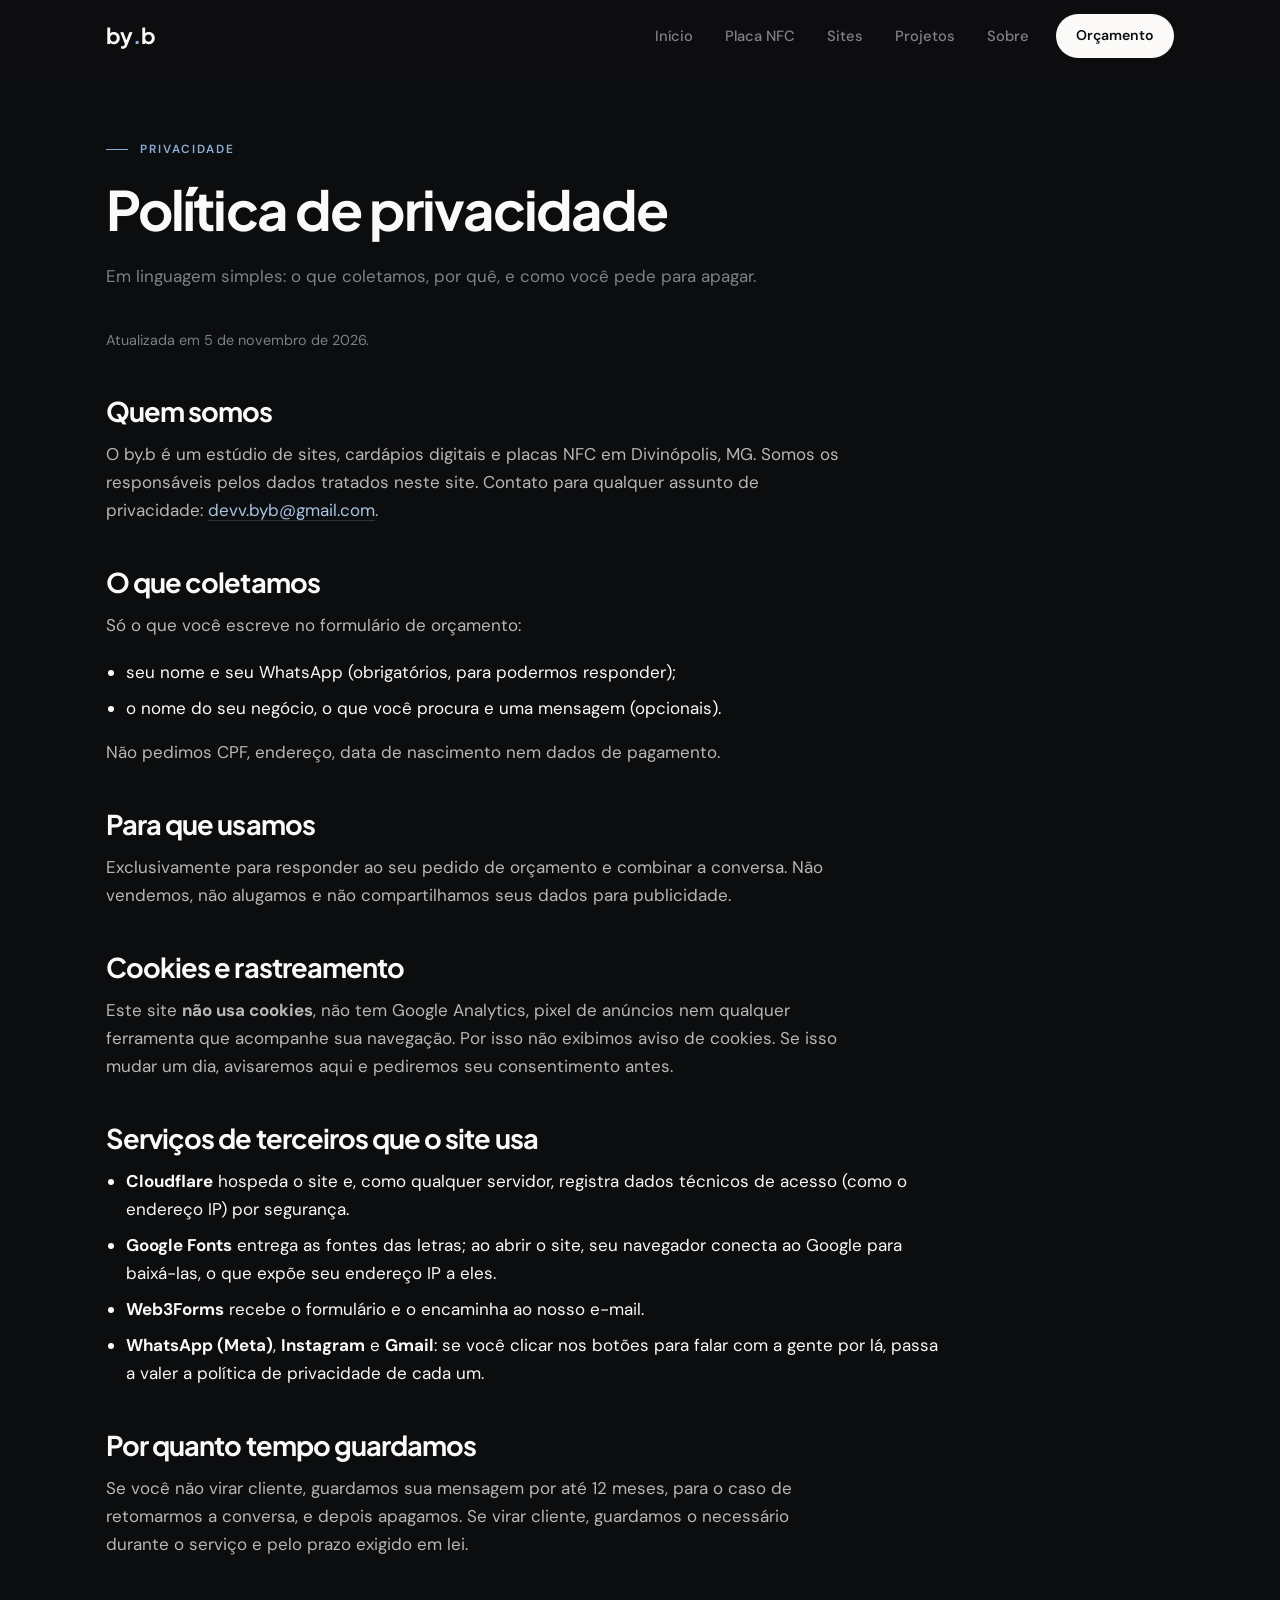
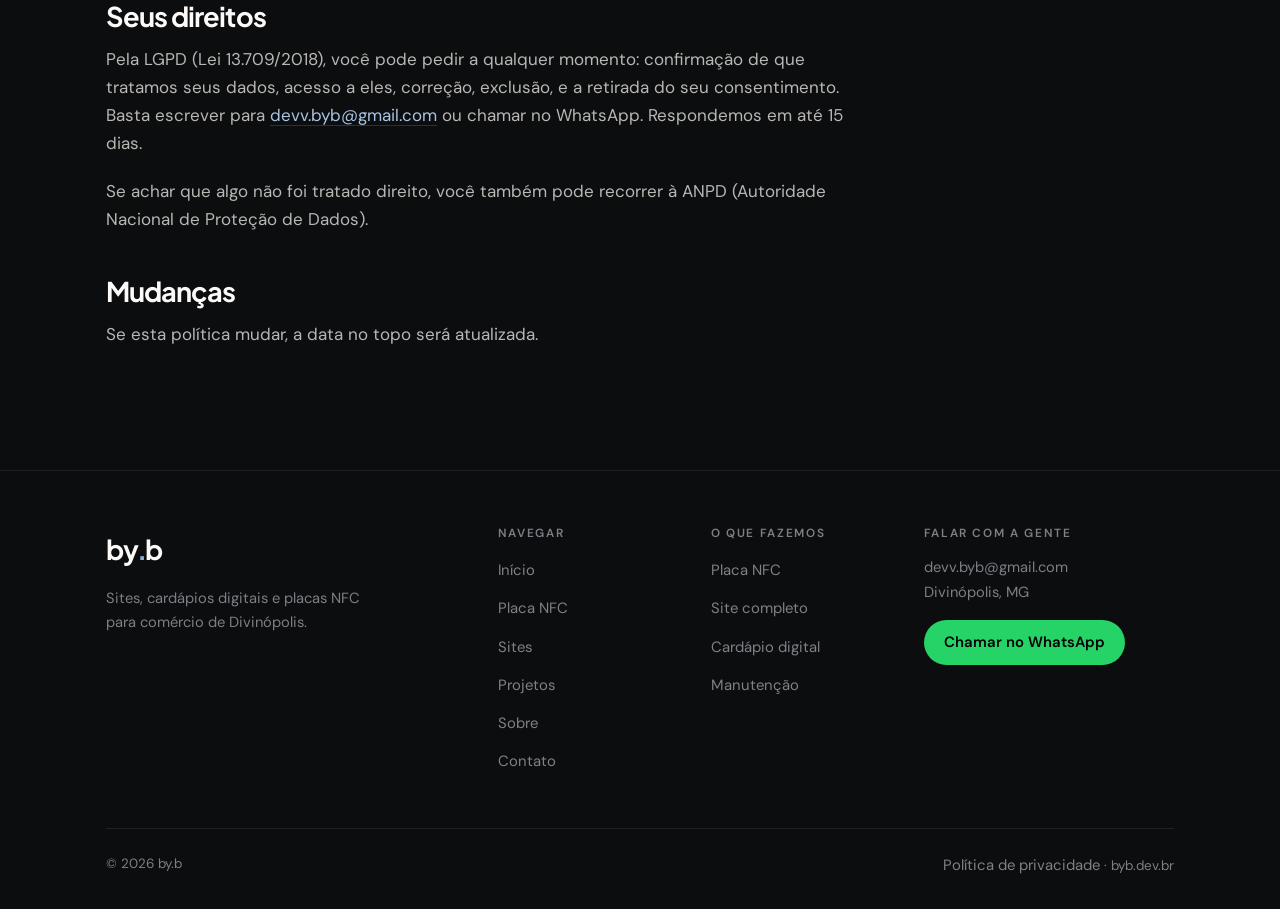
<file: privacidade.html>
<!DOCTYPE html>
<html lang="pt-BR">
<head>
<meta charset="UTF-8">
<meta name="viewport" content="width=device-width, initial-scale=1">
<title>Política de privacidade — by.b</title>
<meta name="description" content="Quais dados o by.b coleta, para quê, e como pedir para apagar. Sem cookies e sem rastreamento.">
<link rel="icon" href="/favicon.ico" sizes="48x48">
<link rel="icon" href="/favicon.svg" type="image/svg+xml">
<link rel="icon" href="/favicon-96.png" type="image/png" sizes="96x96">
<link rel="icon" href="/favicon-48.png" type="image/png" sizes="48x48">
<link rel="apple-touch-icon" href="/apple-touch-icon.png">
<link rel="manifest" href="/site.webmanifest">
<link rel="canonical" href="https://byb.dev.br/privacidade.html">
<meta property="og:type" content="website">
<meta property="og:site_name" content="by.b">
<meta property="og:locale" content="pt_BR">
<meta property="og:title" content="Política de privacidade — by.b">
<meta property="og:description" content="Quais dados o by.b coleta, para quê, e como pedir para apagar. Sem cookies e sem rastreamento.">
<meta property="og:url" content="https://byb.dev.br/privacidade.html">
<meta property="og:image" content="https://byb.dev.br/icon-512.png">
<meta name="twitter:card" content="summary_large_image">
<meta name="robots" content="index, follow">
<meta name="theme-color" content="#0C0D0F">
<link rel="preconnect" href="https://fonts.googleapis.com">
<link rel="preconnect" href="https://fonts.gstatic.com" crossorigin>
<link href="https://fonts.googleapis.com/css2?family=DM+Sans:opsz,wght@9..40,400;9..40,500;9..40,700&family=Plus+Jakarta+Sans:wght@500;700;800&display=swap" rel="stylesheet">
<link rel="stylesheet" href="css/estilo.css">
</head>
<body>
<a class="pular" href="#conteudo">Pular para o conteúdo</a>

<header class="topo">
  <div class="envolve topo-linha">
    <a class="marca" href="index.html">by<span class="pt">.</span>b</a>
    <button class="btn-menu" aria-expanded="false" aria-controls="nav" aria-label="Abrir menu"><span></span><span></span><span></span></button>
    <nav class="nav" id="nav">
      <a href="index.html">Início</a>
      <a href="placas.html">Placa NFC</a>
      <a href="sites.html">Sites</a>
      <a href="projetos.html">Projetos</a>
      <a href="sobre.html">Sobre</a>
      <a class="btn btn-claro btn-p" href="contato.html" style="margin-left:10px">Orçamento</a>
    </nav>
  </div>
</header>

<main id="conteudo" tabindex="-1">
<section class="secao" style="padding-top:140px">
  <div class="envolve">
    <div class="cabeca">
      <div class="rotulo">Privacidade</div>
      <h1 style="font-size:clamp(2rem,5vw,3.4rem)">Política de privacidade</h1>
      <p>Em linguagem simples: o que coletamos, por quê, e como você pede para apagar.</p>
    </div>
    <div class="prosa">
      <p class="data">Atualizada em 5 de novembro de 2026.</p>

      <h2>Quem somos</h2>
      <p>O by.b é um estúdio de sites, cardápios digitais e placas NFC em Divinópolis, MG.
         Somos os responsáveis pelos dados tratados neste site. Contato para qualquer assunto
         de privacidade: <a href="mailto:devv.byb@gmail.com">devv.byb@gmail.com</a>.</p>

      <h2>O que coletamos</h2>
      <p>Só o que você escreve no formulário de orçamento:</p>
      <ul>
        <li>seu nome e seu WhatsApp (obrigatórios, para podermos responder);</li>
        <li>o nome do seu negócio, o que você procura e uma mensagem (opcionais).</li>
      </ul>
      <p>Não pedimos CPF, endereço, data de nascimento nem dados de pagamento.</p>

      <h2>Para que usamos</h2>
      <p>Exclusivamente para responder ao seu pedido de orçamento e combinar a conversa.
         Não vendemos, não alugamos e não compartilhamos seus dados para publicidade.</p>

      <h2>Cookies e rastreamento</h2>
      <p>Este site <strong>não usa cookies</strong>, não tem Google Analytics, pixel de anúncios
         nem qualquer ferramenta que acompanhe sua navegação. Por isso não exibimos aviso de cookies.
         Se isso mudar um dia, avisaremos aqui e pediremos seu consentimento antes.</p>

      <h2>Serviços de terceiros que o site usa</h2>
      <ul>
        <li><strong>Cloudflare</strong> hospeda o site e, como qualquer servidor, registra dados técnicos
            de acesso (como o endereço IP) por segurança.</li>
        <li><strong>Google Fonts</strong> entrega as fontes das letras; ao abrir o site, seu navegador
            conecta ao Google para baixá-las, o que expõe seu endereço IP a eles.</li>
        <li><strong>Web3Forms</strong> recebe o formulário e o encaminha ao nosso e-mail.</li>
        <li><strong>WhatsApp (Meta)</strong>, <strong>Instagram</strong> e <strong>Gmail</strong>: se você clicar
            nos botões para falar com a gente por lá, passa a valer a política de privacidade de cada um.</li>
      </ul>

      <h2>Por quanto tempo guardamos</h2>
      <p>Se você não virar cliente, guardamos sua mensagem por até 12 meses, para o caso de retomarmos
         a conversa, e depois apagamos. Se virar cliente, guardamos o necessário durante o serviço e
         pelo prazo exigido em lei.</p>

      <h2>Seus direitos</h2>
      <p>Pela LGPD (Lei 13.709/2018), você pode pedir a qualquer momento: confirmação de que tratamos
         seus dados, acesso a eles, correção, exclusão, e a retirada do seu consentimento.
         Basta escrever para <a href="mailto:devv.byb@gmail.com">devv.byb@gmail.com</a>
         ou chamar no WhatsApp. Respondemos em até 15 dias.</p>
      <p>Se achar que algo não foi tratado direito, você também pode recorrer à
         ANPD (Autoridade Nacional de Proteção de Dados).</p>

      <h2>Mudanças</h2>
      <p>Se esta política mudar, a data no topo será atualizada.</p>
    </div>
  </div>
</section>
</main>

<footer class="rodape">
  <div class="envolve">
    <div class="rodape-grade">
      <div>
        <div class="marca" style="display:block">by<span class="pt">.</span>b</div>
        <p>Sites, cardápios digitais e placas NFC<br>para comércio de Divinópolis.</p>
      </div>
      <div>
        <h4>Navegar</h4>
        <ul>
          <li><a href="index.html">Início</a></li>
          <li><a href="placas.html">Placa NFC</a></li>
          <li><a href="sites.html">Sites</a></li>
          <li><a href="projetos.html">Projetos</a></li>
          <li><a href="sobre.html">Sobre</a></li>
          <li><a href="contato.html">Contato</a></li>
        </ul>
      </div>
      <div>
        <h4>O que fazemos</h4>
        <ul>
          <li><a href="placas.html">Placa NFC</a></li>
          <li><a href="sites.html">Site completo</a></li>
          <li><a href="sites.html#precos">Cardápio digital</a></li>
          <li><a href="sites.html#manutencao">Manutenção</a></li>
        </ul>
      </div>
      <div>
        <h4>Falar com a gente</h4>
        <p style="margin-bottom:16px">devv.byb@gmail.com<br>Divinópolis, MG</p>
        <a class="btn btn-zap btn-p" href="https://wa.me/5537999071654?text=Ol%C3%A1!%20Vim%20pelo%20site%20do%20by.b%20e%20queria%20conversar%20sobre%20um%20site%20para%20o%20meu%20neg%C3%B3cio." target="_blank" rel="noopener">Chamar no WhatsApp</a>
      </div>
    </div>
    <div class="rodape-base">
      <span>© 2026 by.b</span>
      <span><a href="privacidade.html">Política de privacidade</a> · byb.dev.br</span>
    </div>
  </div>
</footer>

<script src="js/dados.js"></script>
<script src="js/app.js"></script>
</body>
</html>
</file>
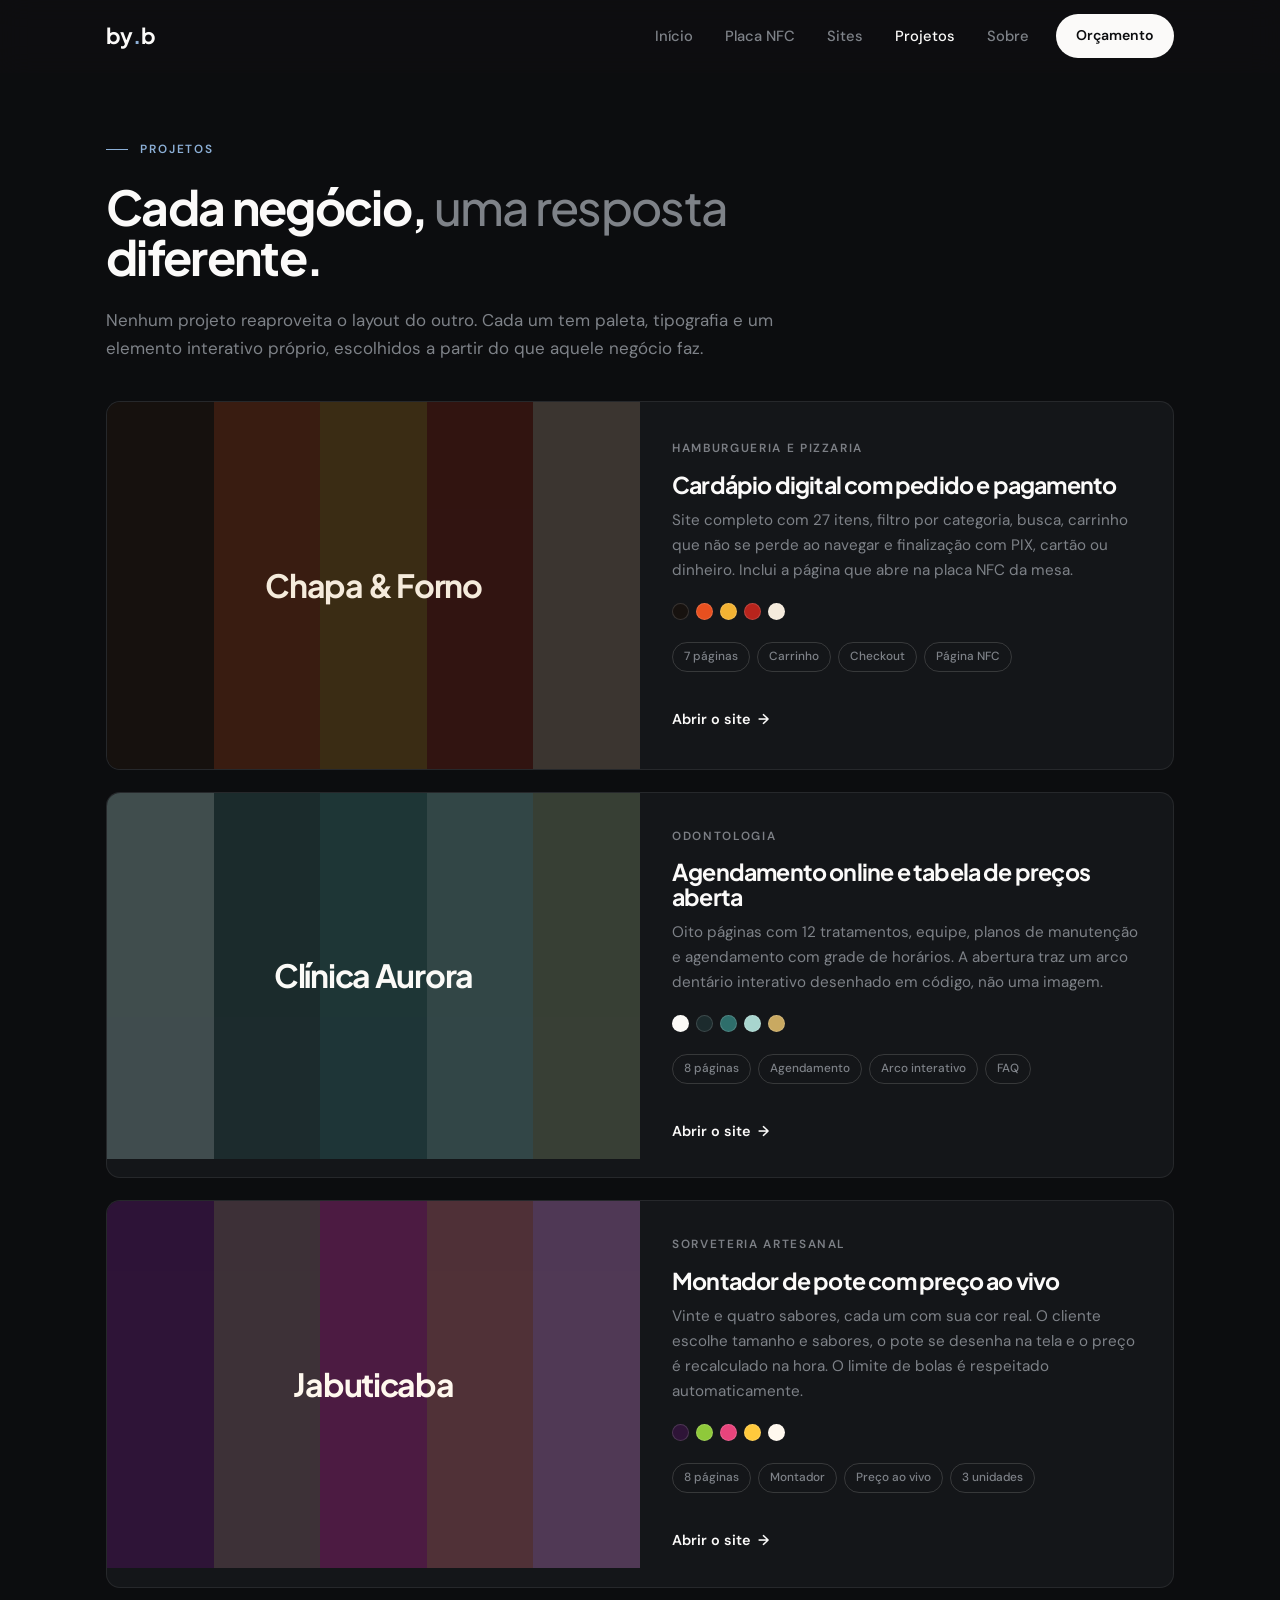
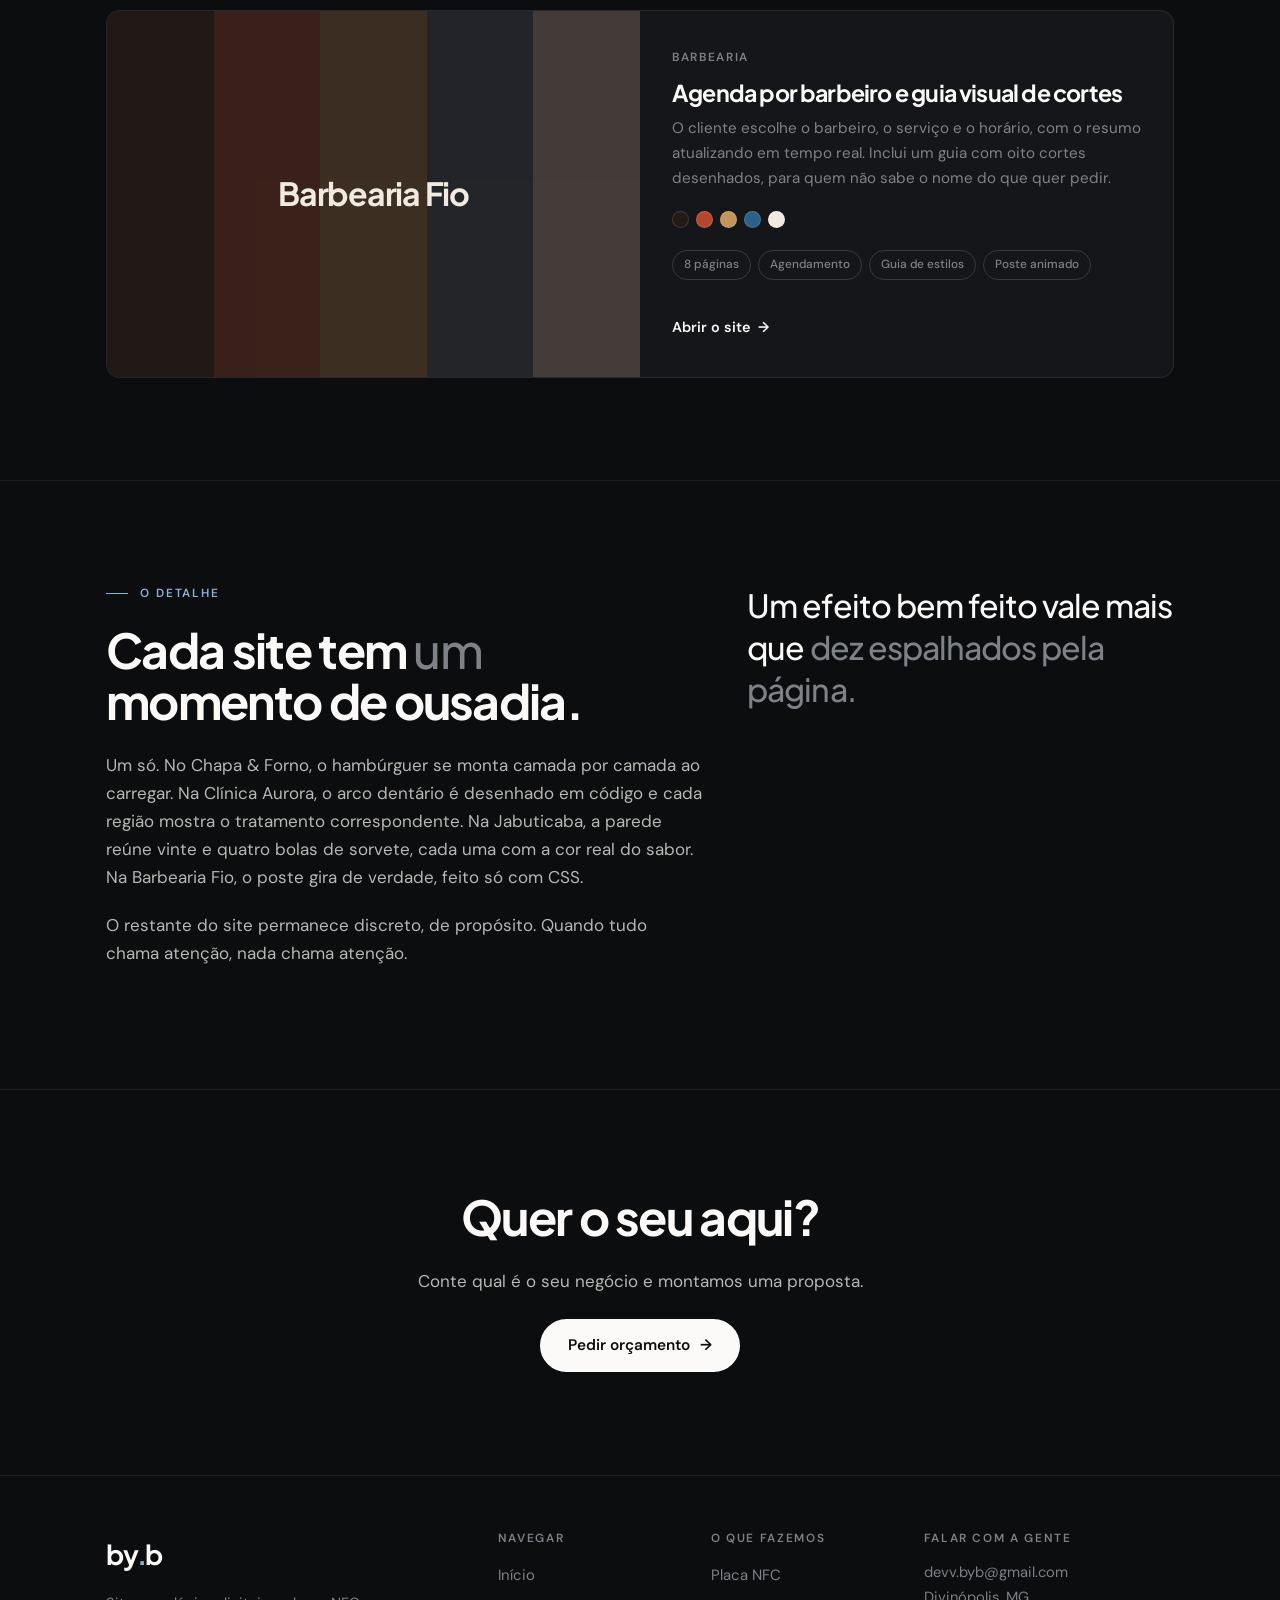
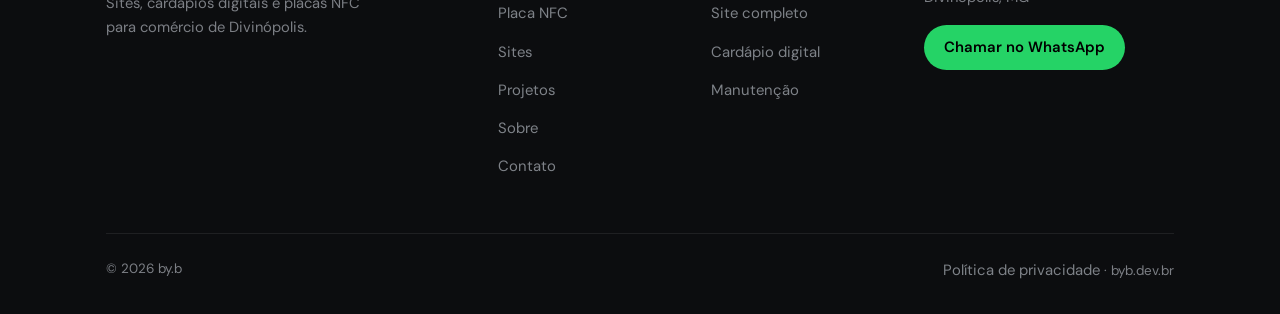
<file: projetos.html>
<!DOCTYPE html>
<html lang="pt-BR">
<head>
<meta charset="UTF-8">
<meta name="viewport" content="width=device-width, initial-scale=1">
<title>Projetos — by.b</title>
<meta name="description" content="Os sites que já construímos: hamburgueria, clínica odontológica e sorveteria artesanal.">
<link rel="icon" href="/favicon.ico" sizes="48x48">
<link rel="icon" href="/favicon.svg" type="image/svg+xml">
<link rel="icon" href="/favicon-96.png" type="image/png" sizes="96x96">
<link rel="icon" href="/favicon-48.png" type="image/png" sizes="48x48">
<link rel="apple-touch-icon" href="/apple-touch-icon.png">
<link rel="manifest" href="/site.webmanifest">
<link rel="canonical" href="https://byb.dev.br/projetos.html">
<meta property="og:type" content="website">
<meta property="og:site_name" content="by.b">
<meta property="og:locale" content="pt_BR">
<meta property="og:title" content="Projetos — by.b">
<meta property="og:description" content="Os sites que já construímos: hamburgueria, clínica odontológica e sorveteria artesanal.">
<meta property="og:url" content="https://byb.dev.br/projetos.html">
<meta property="og:image" content="https://byb.dev.br/icon-512.png">
<meta name="twitter:card" content="summary_large_image">
<meta name="robots" content="index, follow">
<meta name="theme-color" content="#0C0D0F">
<link rel="preconnect" href="https://fonts.googleapis.com">
<link rel="preconnect" href="https://fonts.gstatic.com" crossorigin>
<link href="https://fonts.googleapis.com/css2?family=DM+Sans:opsz,wght@9..40,400;9..40,500;9..40,700&family=Plus+Jakarta+Sans:wght@500;700;800&display=swap" rel="stylesheet">
<link rel="stylesheet" href="css/estilo.css">
</head>
<body>
<a class="pular" href="#conteudo">Pular para o conteúdo</a>

<header class="topo">
  <div class="envolve topo-linha">
    <a class="marca" href="index.html">by<span class="pt">.</span>b</a>
    <button class="btn-menu" aria-expanded="false" aria-controls="nav" aria-label="Abrir menu"><span></span><span></span><span></span></button>
    <nav class="nav" id="nav">
      <a href="index.html">Início</a>
      <a href="placas.html">Placa NFC</a>
      <a href="sites.html">Sites</a>
      <a href="projetos.html" aria-current="page">Projetos</a>
      <a href="sobre.html">Sobre</a>
      <a class="btn btn-claro btn-p" href="contato.html" style="margin-left:10px">Orçamento</a>
    </nav>
  </div>
</header>

<main id="conteudo" tabindex="-1">
<section class="secao" style="padding-top:140px">
  <div class="envolve">
    <div class="cabeca revela">
      <div class="rotulo">Projetos</div>
      <h2 class="frase">Cada negócio, <em>uma resposta</em> diferente.</h2>
      <p>Nenhum projeto reaproveita o layout do outro. Cada um tem paleta, tipografia
         e um elemento interativo próprio, escolhidos a partir do que aquele negócio faz.</p>
    </div>
    <div class="grade-projetos" id="projetos-todos"></div>
  </div>
</section>

<section class="secao secao-linha">
  <div class="envolve">
    <div class="grade-2">
      <div class="revela">
        <div class="rotulo">O detalhe</div>
        <h2>Cada site tem <em>um</em> momento de ousadia.</h2>
        <p>Um só. No Chapa &amp; Forno, o hambúrguer se monta camada por camada ao carregar.
           Na Clínica Aurora, o arco dentário é desenhado em código e cada região mostra
           o tratamento correspondente. Na Jabuticaba, a parede reúne vinte e quatro bolas
           de sorvete, cada uma com a cor real do sabor. Na Barbearia Fio, o poste gira
           de verdade, feito só com CSS.</p>
        <p>O restante do site permanece discreto, de propósito. Quando tudo chama
           atenção, nada chama atenção.</p>
      </div>
      <div class="revela revela-2">
        <div class="destaque-cita">
          Um efeito bem feito vale mais que <em>dez espalhados pela página.</em>
        </div>
      </div>
    </div>
  </div>
</section>

<section class="secao secao-linha">
  <div class="envolve centro">
    <h2 class="revela">Quer o seu aqui?</h2>
    <p class="revela revela-1" style="max-width:42ch">
      Conte qual é o seu negócio e montamos uma proposta.</p>
    <div class="revela revela-2" style="margin-top:24px">
      <a class="btn btn-claro" href="contato.html">Pedir orçamento <span class="seta">&rarr;</span></a>
    </div>
  </div>
</section>
</main>

<footer class="rodape">
  <div class="envolve">
    <div class="rodape-grade">
      <div>
        <div class="marca" style="display:block">by<span class="pt">.</span>b</div>
        <p>Sites, cardápios digitais e placas NFC<br>para comércio de Divinópolis.</p>
      </div>
      <div>
        <h4>Navegar</h4>
        <ul>
          <li><a href="index.html">Início</a></li>
          <li><a href="placas.html">Placa NFC</a></li>
          <li><a href="sites.html">Sites</a></li>
          <li><a href="projetos.html">Projetos</a></li>
          <li><a href="sobre.html">Sobre</a></li>
          <li><a href="contato.html">Contato</a></li>
        </ul>
      </div>
      <div>
        <h4>O que fazemos</h4>
        <ul>
          <li><a href="placas.html">Placa NFC</a></li>
          <li><a href="sites.html">Site completo</a></li>
          <li><a href="sites.html#precos">Cardápio digital</a></li>
          <li><a href="sites.html#manutencao">Manutenção</a></li>
        </ul>
      </div>
      <div>
        <h4>Falar com a gente</h4>
        <p style="margin-bottom:16px">devv.byb@gmail.com<br>Divinópolis, MG</p>
        <a class="btn btn-zap btn-p" href="https://wa.me/5537999071654?text=Ol%C3%A1!%20Vim%20pelo%20site%20do%20by.b%20e%20queria%20conversar%20sobre%20um%20site%20para%20o%20meu%20neg%C3%B3cio." target="_blank" rel="noopener">Chamar no WhatsApp</a>
      </div>
    </div>
    <div class="rodape-base">
      <span>© 2026 by.b</span>
      <span><a href="privacidade.html">Política de privacidade</a> · byb.dev.br</span>
    </div>
  </div>
</footer>

<script src="js/dados.js"></script>
<script src="js/app.js"></script>
</body>
</html>
</file>
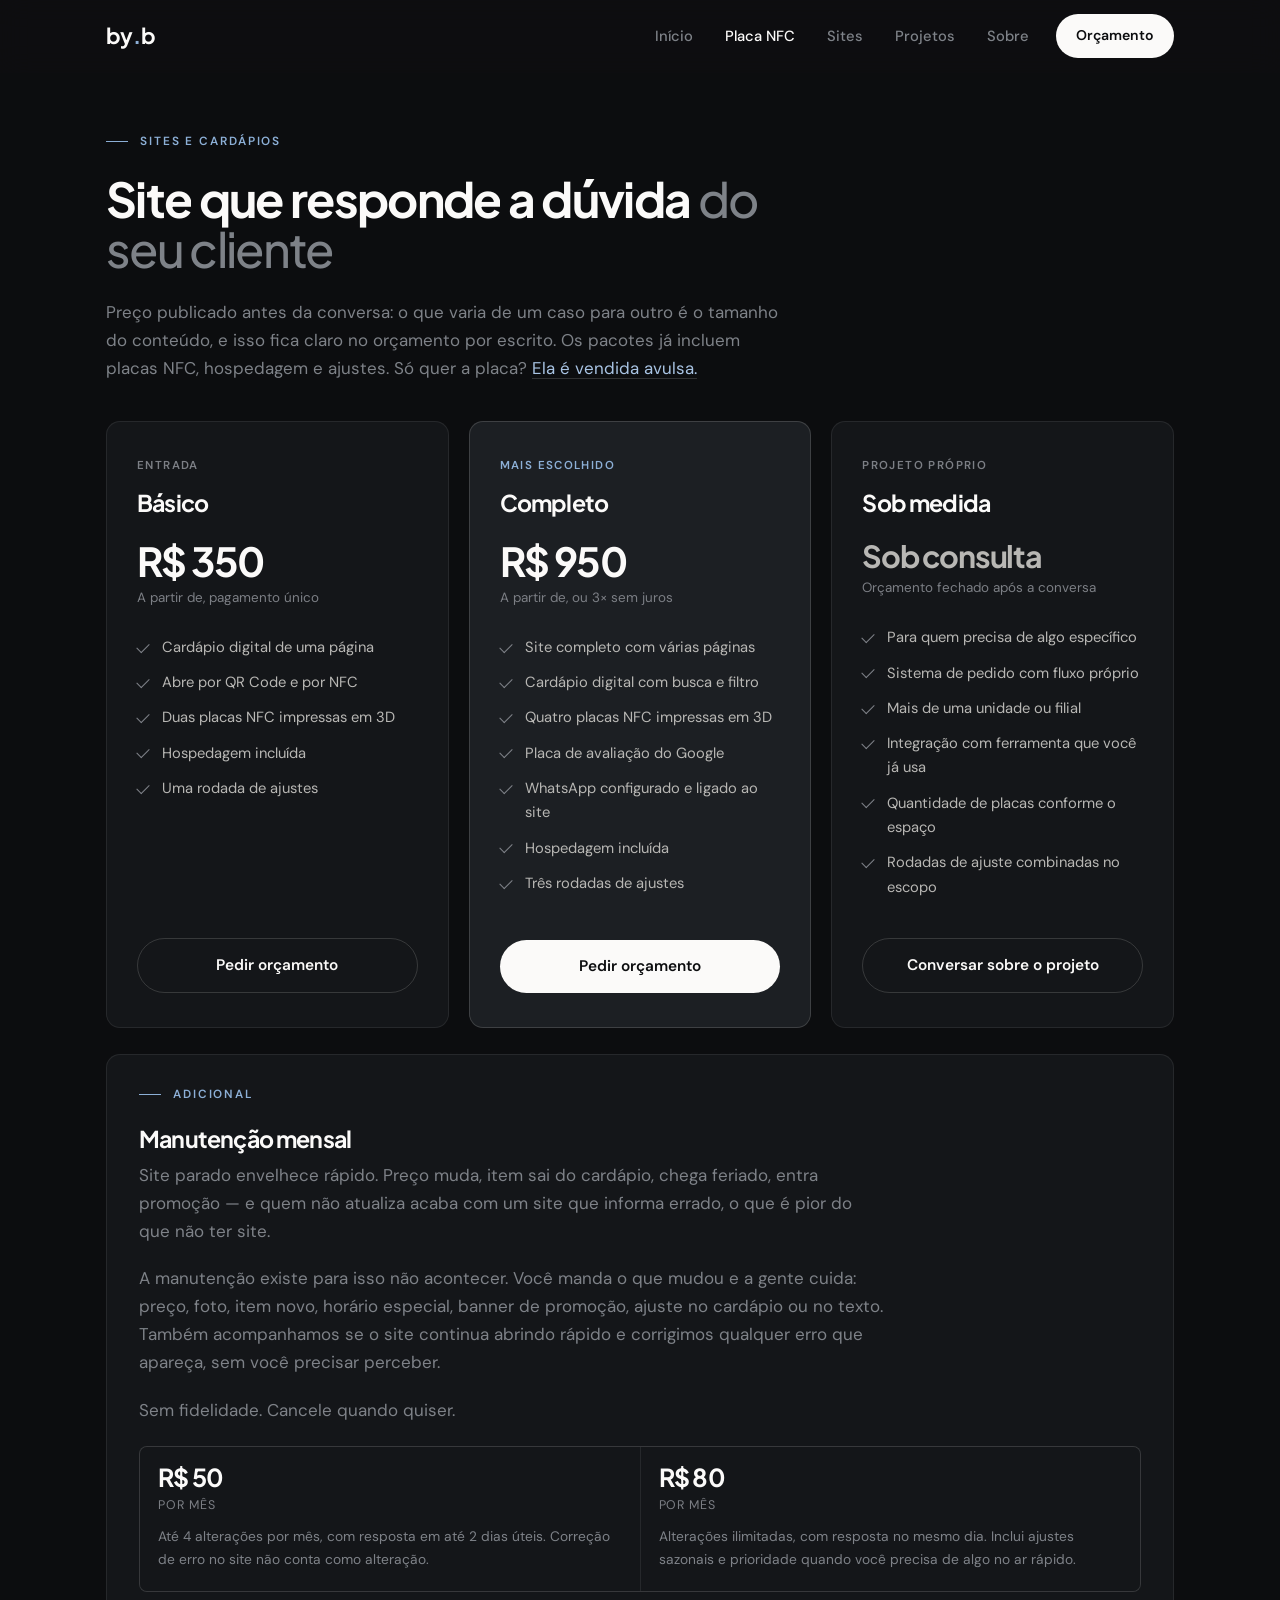
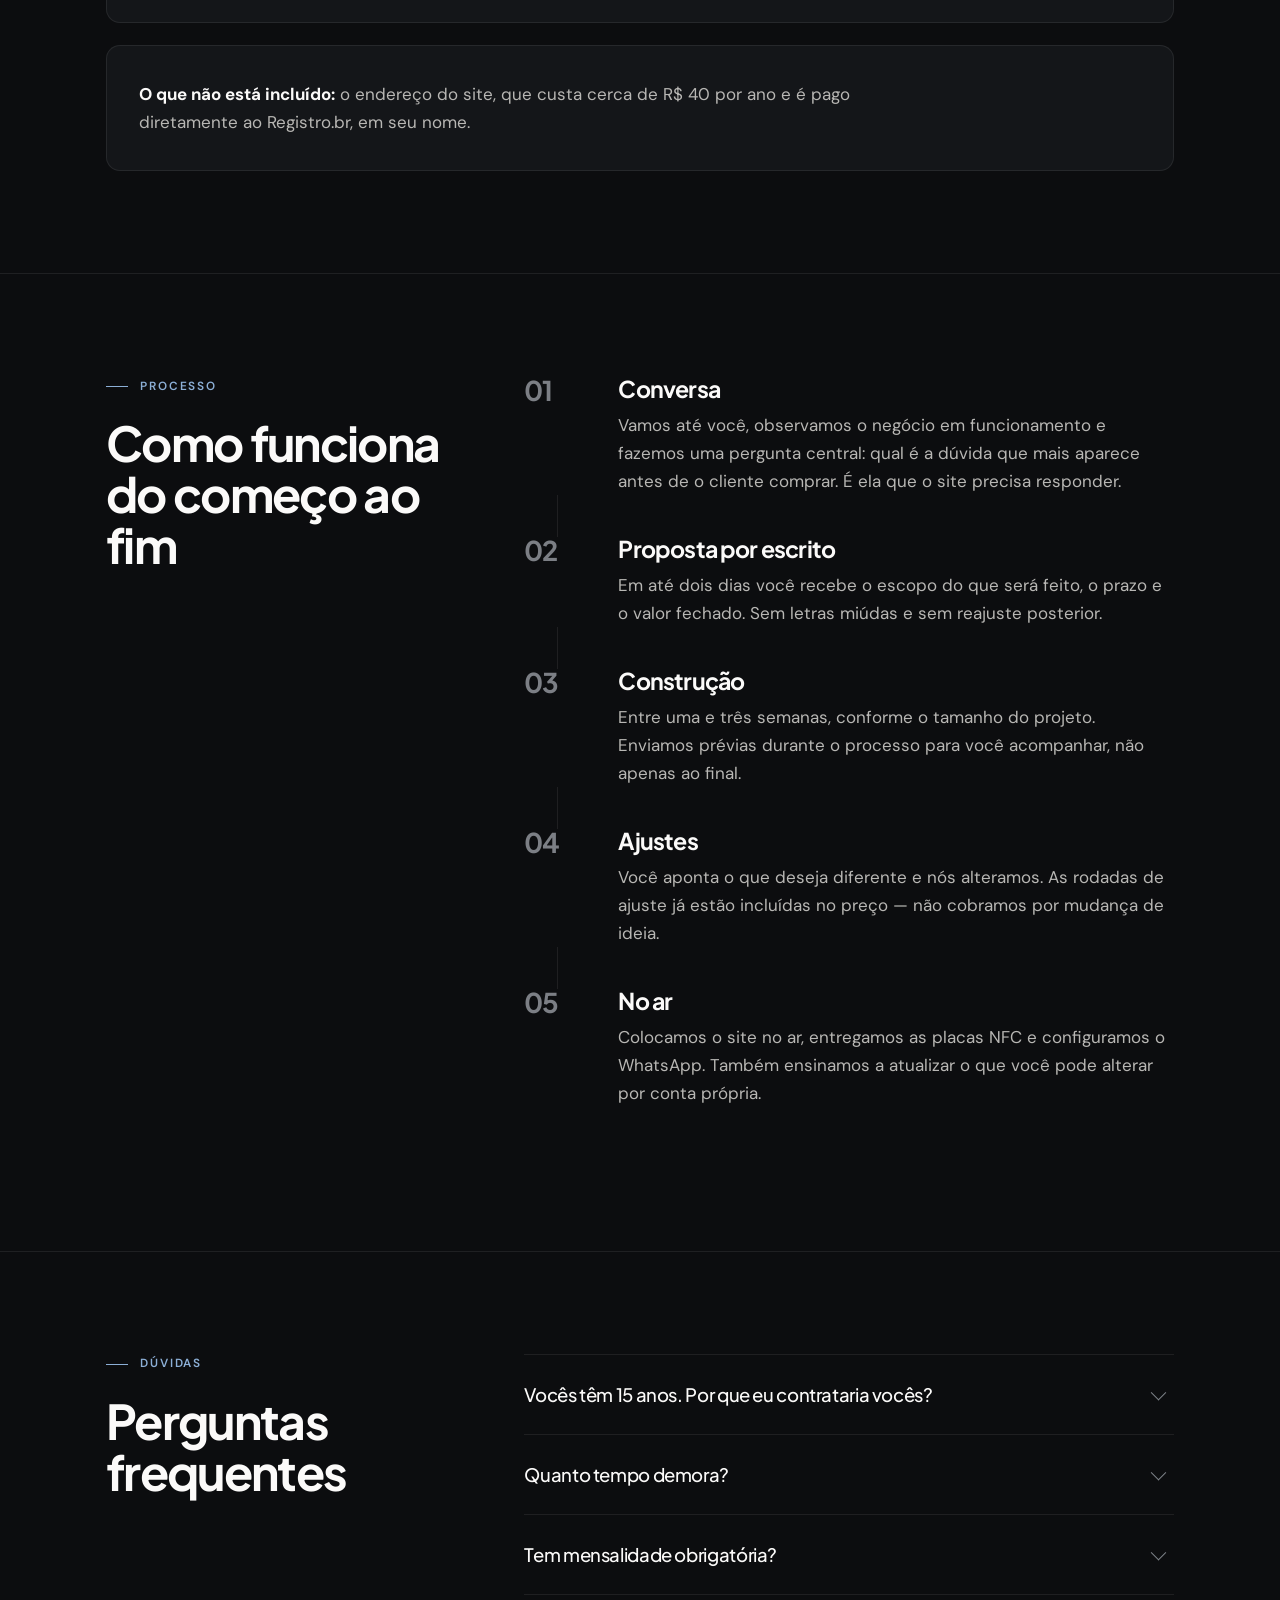
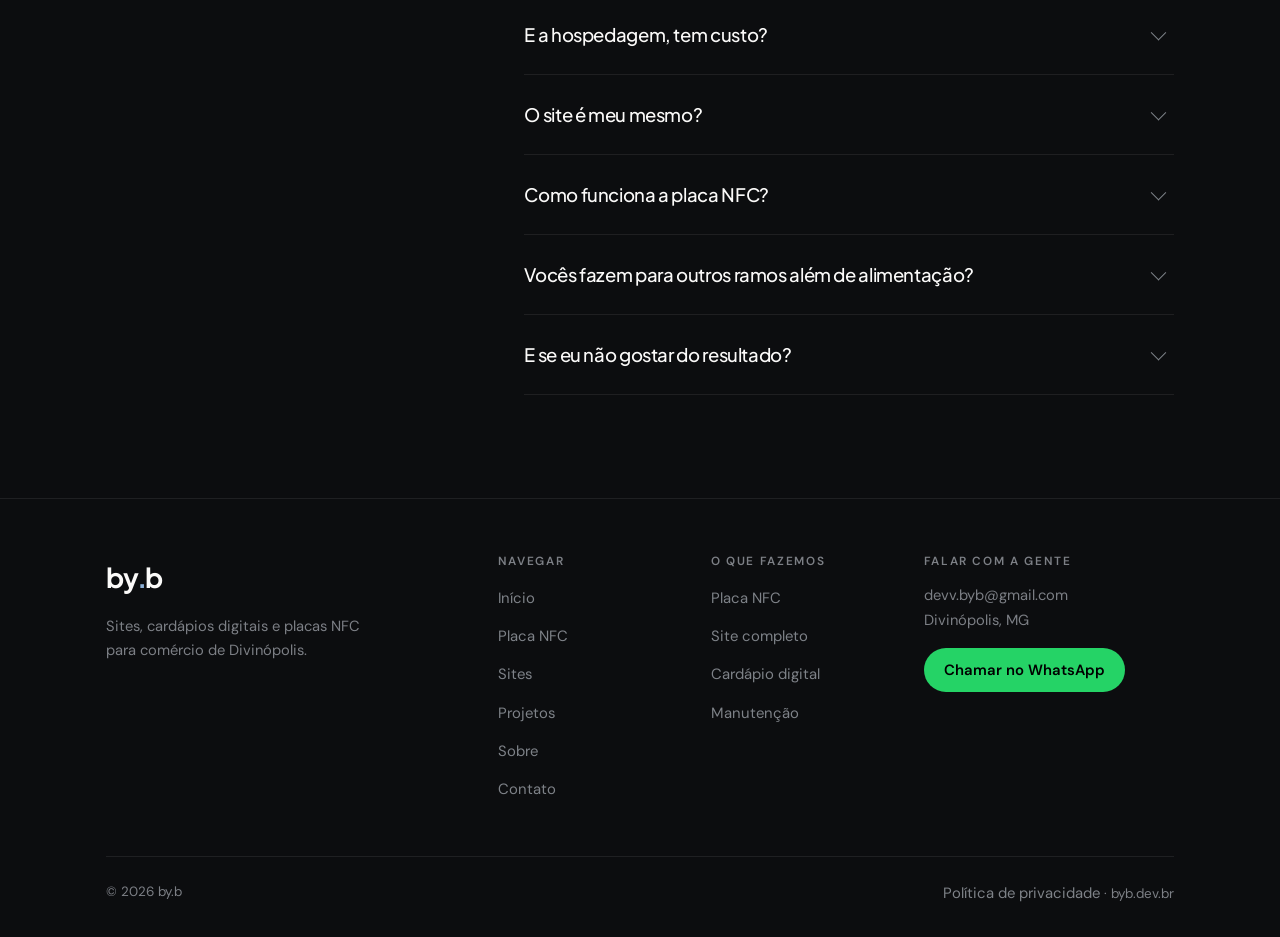
<file: servicos.html>
<!DOCTYPE html>
<html lang="pt-BR">
<head>
<meta charset="UTF-8">
<meta name="viewport" content="width=device-width, initial-scale=1">
<title>Sites e preços — by.b</title>
<meta name="robots" content="noindex">
<link rel="canonical" href="https://byb.dev.br/sites.html">
<meta http-equiv="refresh" content="0; url=sites.html">
<script>location.replace("sites.html" + location.hash);</script>
</head>
<body><p>Esta página mudou. <a href="sites.html">Ir para Sites e preços</a>.</p></body>
</html>
</file>
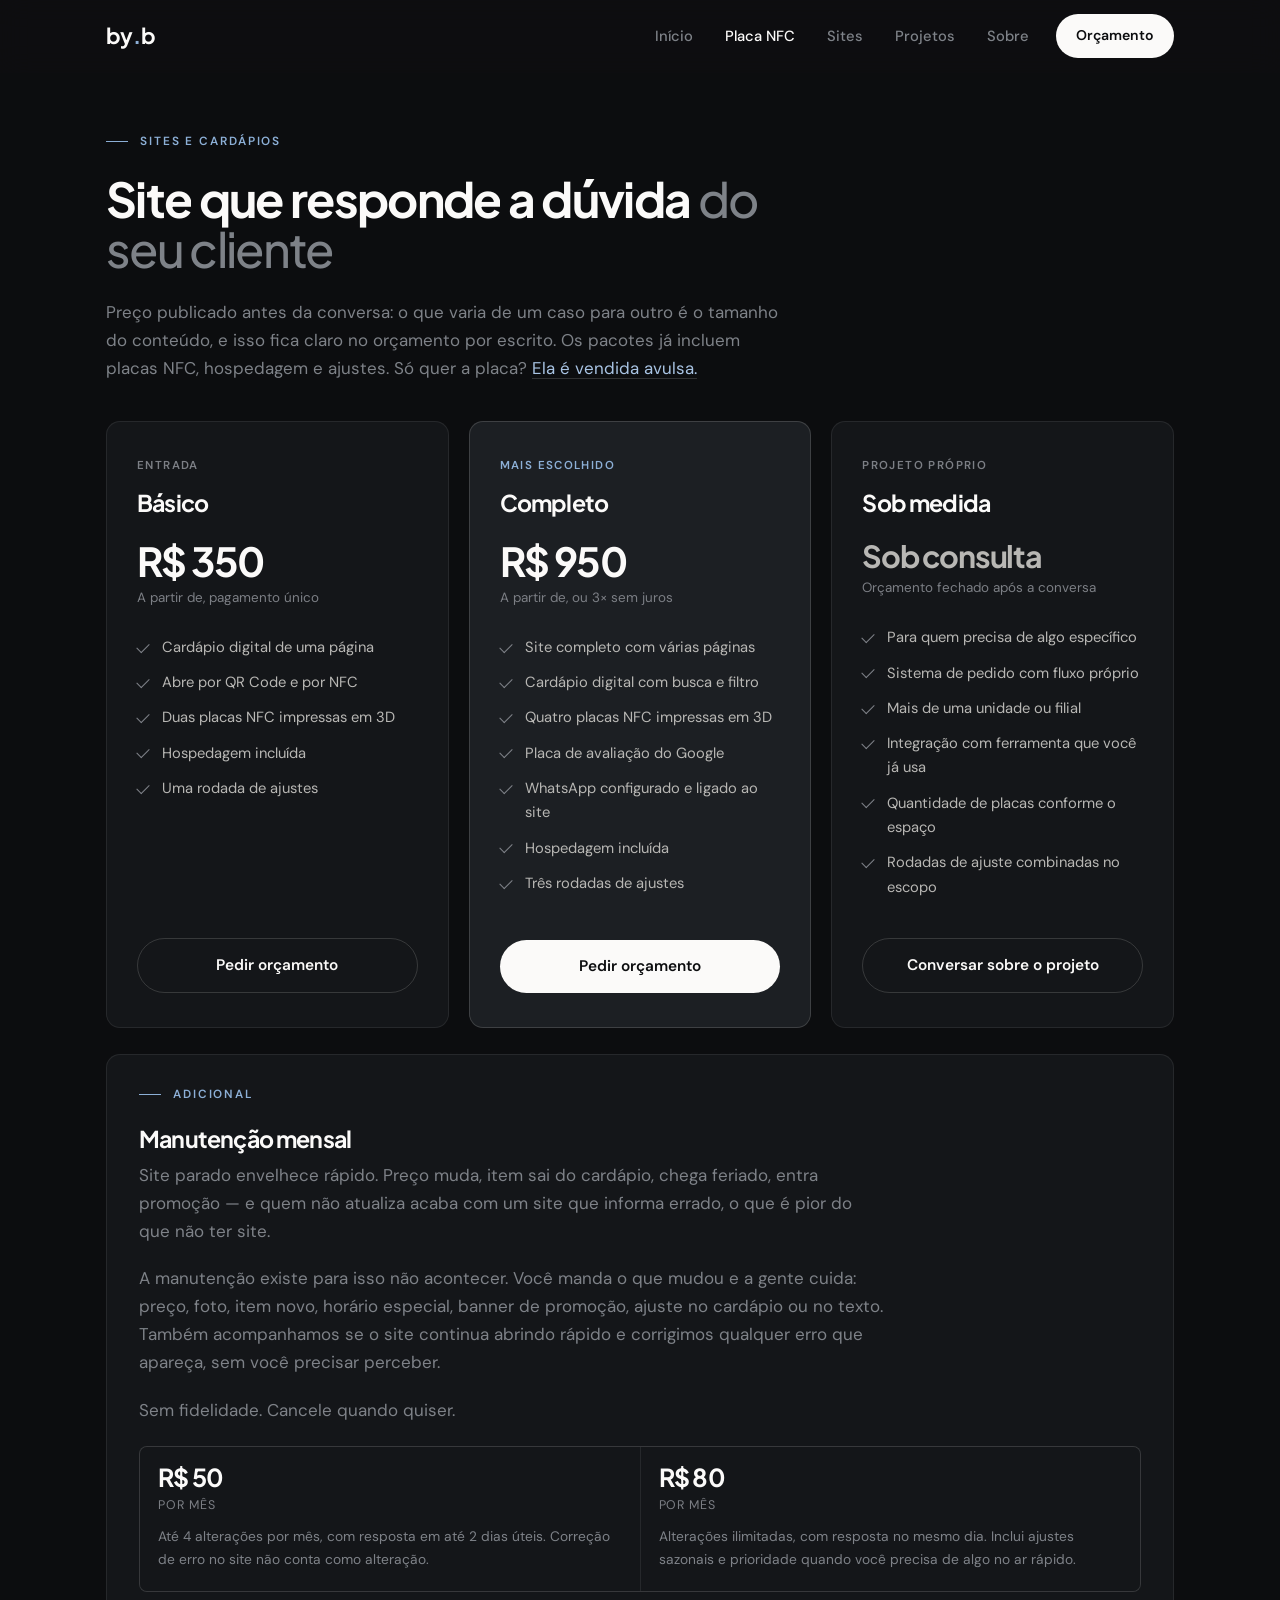
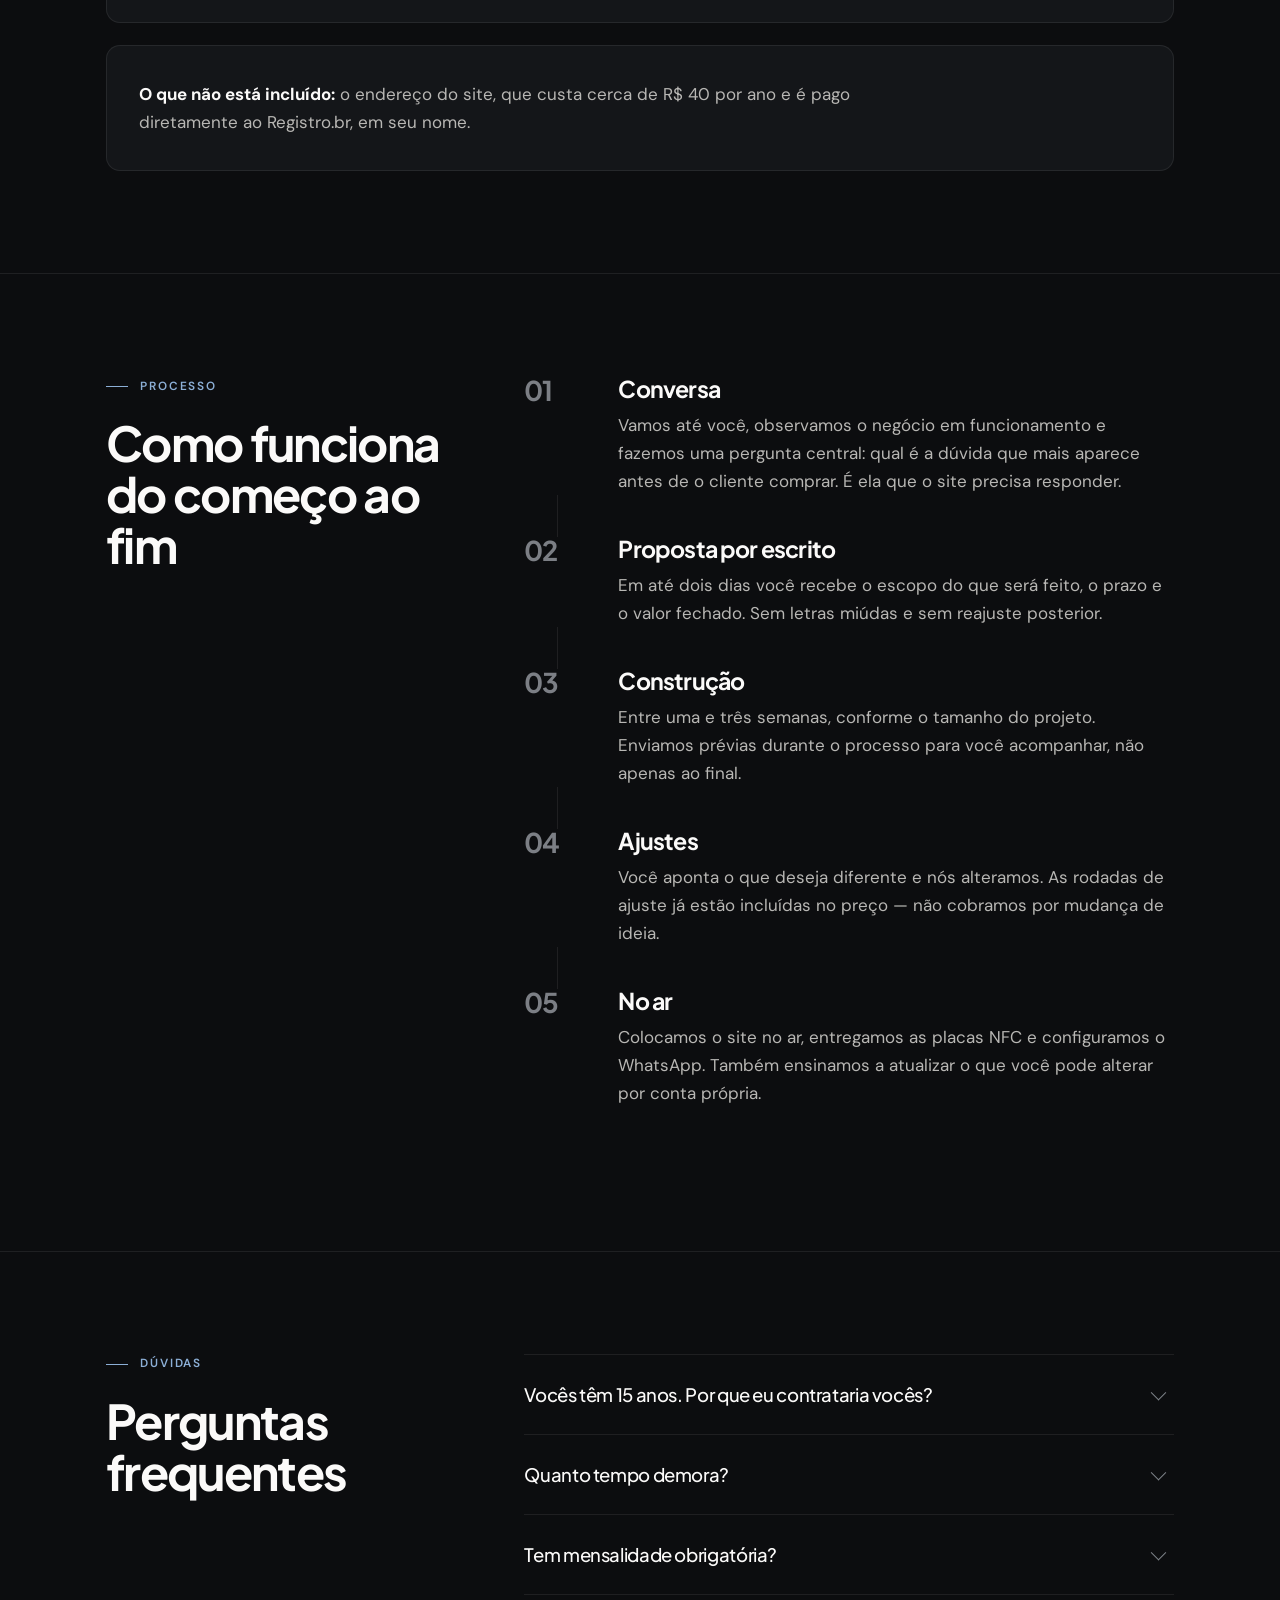
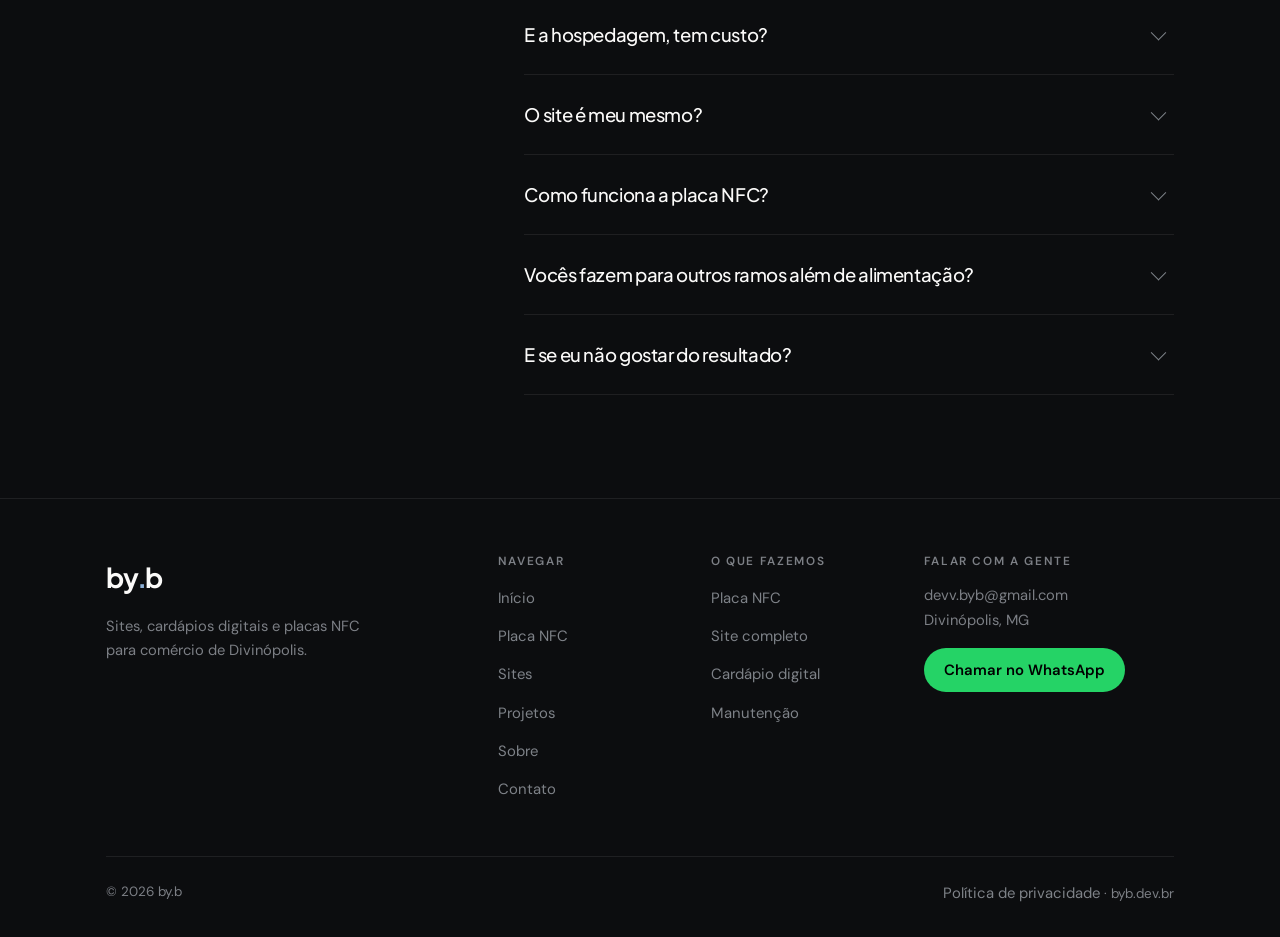
<file: sites.html>
<!DOCTYPE html>
<html lang="pt-BR">
<head>
<meta charset="UTF-8">
<meta name="viewport" content="width=device-width, initial-scale=1">
<title>Sites e preços — by.b</title>
<meta name="description" content="Pacotes de site e cardápio digital para comércio de Divinópolis, com placas NFC, hospedagem e ajustes incluídos.">
<link rel="icon" href="/favicon.ico" sizes="48x48">
<link rel="icon" href="/favicon.svg" type="image/svg+xml">
<link rel="icon" href="/favicon-96.png" type="image/png" sizes="96x96">
<link rel="icon" href="/favicon-48.png" type="image/png" sizes="48x48">
<link rel="apple-touch-icon" href="/apple-touch-icon.png">
<link rel="manifest" href="/site.webmanifest">
<link rel="canonical" href="https://byb.dev.br/sites.html">
<meta property="og:type" content="website">
<meta property="og:site_name" content="by.b">
<meta property="og:locale" content="pt_BR">
<meta property="og:title" content="Sites e preços — by.b">
<meta property="og:description" content="Pacotes de site e cardápio digital para comércio de Divinópolis, com placas NFC, hospedagem e ajustes incluídos.">
<meta property="og:url" content="https://byb.dev.br/sites.html">
<meta property="og:image" content="https://byb.dev.br/icon-512.png">
<meta name="twitter:card" content="summary_large_image">
<meta name="robots" content="index, follow">
<meta name="theme-color" content="#0C0D0F">
<link rel="preconnect" href="https://fonts.googleapis.com">
<link rel="preconnect" href="https://fonts.gstatic.com" crossorigin>
<link href="https://fonts.googleapis.com/css2?family=DM+Sans:opsz,wght@9..40,400;9..40,500;9..40,700&family=Plus+Jakarta+Sans:wght@500;700;800&display=swap" rel="stylesheet">
<link rel="stylesheet" href="css/estilo.css">
</head>
<body>
<a class="pular" href="#conteudo">Pular para o conteúdo</a>

<header class="topo">
  <div class="envolve topo-linha">
    <a class="marca" href="index.html">by<span class="pt">.</span>b</a>
    <button class="btn-menu" aria-expanded="false" aria-controls="nav" aria-label="Abrir menu"><span></span><span></span><span></span></button>
    <nav class="nav" id="nav">
      <a href="index.html">Início</a>
      <a href="placas.html" aria-current="page">Placa NFC</a>
      <a href="sites.html">Sites</a>
      <a href="projetos.html">Projetos</a>
      <a href="sobre.html">Sobre</a>
      <a class="btn btn-claro btn-p" href="contato.html" style="margin-left:10px">Orçamento</a>
    </nav>
  </div>
</header>

<main id="conteudo" tabindex="-1">
<section class="secao" style="padding-top:132px;padding-bottom:0">
  <div class="envolve">
    <div class="cabeca revela" id="precos">
      <div class="rotulo">Sites e cardápios</div>
      <h2 class="frase">Site que responde a dúvida <em>do seu cliente</em></h2>
      <p>Preço publicado antes da conversa: o que varia de um caso para outro é o tamanho do
         conteúdo, e isso fica claro no orçamento por escrito. Os pacotes já incluem placas NFC,
         hospedagem e ajustes. Só quer a placa? <a href="placas.html" style="color:var(--azul-2)">Ela é vendida avulsa.</a></p>
    </div>
  </div>
</section>

<section class="secao" style="padding-top:0">
  <div class="envolve">
    <div class="grade-pacotes" id="grade-pacotes"></div>

    <div class="adicional-manutencao revela" id="manutencao">
      <div class="rotulo">Adicional</div>
      <h3>Manutenção mensal</h3>
      <p>Site parado envelhece rápido. Preço muda, item sai do cardápio, chega feriado,
         entra promoção — e quem não atualiza acaba com um site que informa errado,
         o que é pior do que não ter site.</p>
      <p>A manutenção existe para isso não acontecer. Você manda o que mudou e a gente
         cuida: preço, foto, item novo, horário especial, banner de promoção, ajuste
         no cardápio ou no texto. Também acompanhamos se o site continua abrindo rápido
         e corrigimos qualquer erro que apareça, sem você precisar perceber.</p>
      <p style="margin-bottom:0">Sem fidelidade. Cancele quando quiser.</p>
      <div class="niveis">
        <div class="nivel">
          <div class="v">R$ 50</div>
          <div class="q">por mês</div>
          <p>Até 4 alterações por mês, com resposta em até 2 dias úteis. Correção de
             erro no site não conta como alteração.</p>
        </div>
        <div class="nivel">
          <div class="v">R$ 80</div>
          <div class="q">por mês</div>
          <p>Alterações ilimitadas, com resposta no mesmo dia. Inclui ajustes sazonais
             e prioridade quando você precisa de algo no ar rápido.</p>
        </div>
      </div>
    </div>

    <div class="painel revela" style="margin-top:22px">
      <p style="margin-bottom:0"><strong style="color:var(--giz)">O que não está incluído:</strong>
      o endereço do site, que custa cerca de R$ 40 por ano e é pago diretamente ao
      Registro.br, em seu nome.</p>
    </div>
  </div>
</section>

<section class="secao secao-linha">
  <div class="envolve duas">
    <div class="cabeca revela">
      <div class="rotulo">Processo</div>
      <h2>Como funciona do começo ao fim</h2>
    </div>
    <div class="trilha" id="trilha-processo"></div>
  </div>
</section>

<section class="secao secao-linha">
  <div class="envolve duas">
    <div class="cabeca revela" id="duvidas">
      <div class="rotulo">Dúvidas</div>
      <h2>Perguntas frequentes</h2>
    </div>
    <div id="lista-faq"></div>
  </div>
</section>
</main>

<footer class="rodape">
  <div class="envolve">
    <div class="rodape-grade">
      <div>
        <div class="marca" style="display:block">by<span class="pt">.</span>b</div>
        <p>Sites, cardápios digitais e placas NFC<br>para comércio de Divinópolis.</p>
      </div>
      <div>
        <h4>Navegar</h4>
        <ul>
          <li><a href="index.html">Início</a></li>
          <li><a href="placas.html">Placa NFC</a></li>
          <li><a href="sites.html">Sites</a></li>
          <li><a href="projetos.html">Projetos</a></li>
          <li><a href="sobre.html">Sobre</a></li>
          <li><a href="contato.html">Contato</a></li>
        </ul>
      </div>
      <div>
        <h4>O que fazemos</h4>
        <ul>
          <li><a href="placas.html">Placa NFC</a></li>
          <li><a href="sites.html">Site completo</a></li>
          <li><a href="sites.html#precos">Cardápio digital</a></li>
          <li><a href="sites.html#manutencao">Manutenção</a></li>
        </ul>
      </div>
      <div>
        <h4>Falar com a gente</h4>
        <p style="margin-bottom:16px">devv.byb@gmail.com<br>Divinópolis, MG</p>
        <a class="btn btn-zap btn-p" href="https://wa.me/5537999071654?text=Ol%C3%A1!%20Vim%20pelo%20site%20do%20by.b%20e%20queria%20conversar%20sobre%20um%20site%20para%20o%20meu%20neg%C3%B3cio." target="_blank" rel="noopener">Chamar no WhatsApp</a>
      </div>
    </div>
    <div class="rodape-base">
      <span>© 2026 by.b</span>
      <span><a href="privacidade.html">Política de privacidade</a> · byb.dev.br</span>
    </div>
  </div>
</footer>

<script src="js/dados.js"></script>
<script src="js/app.js"></script>
</body>
</html>
</file>
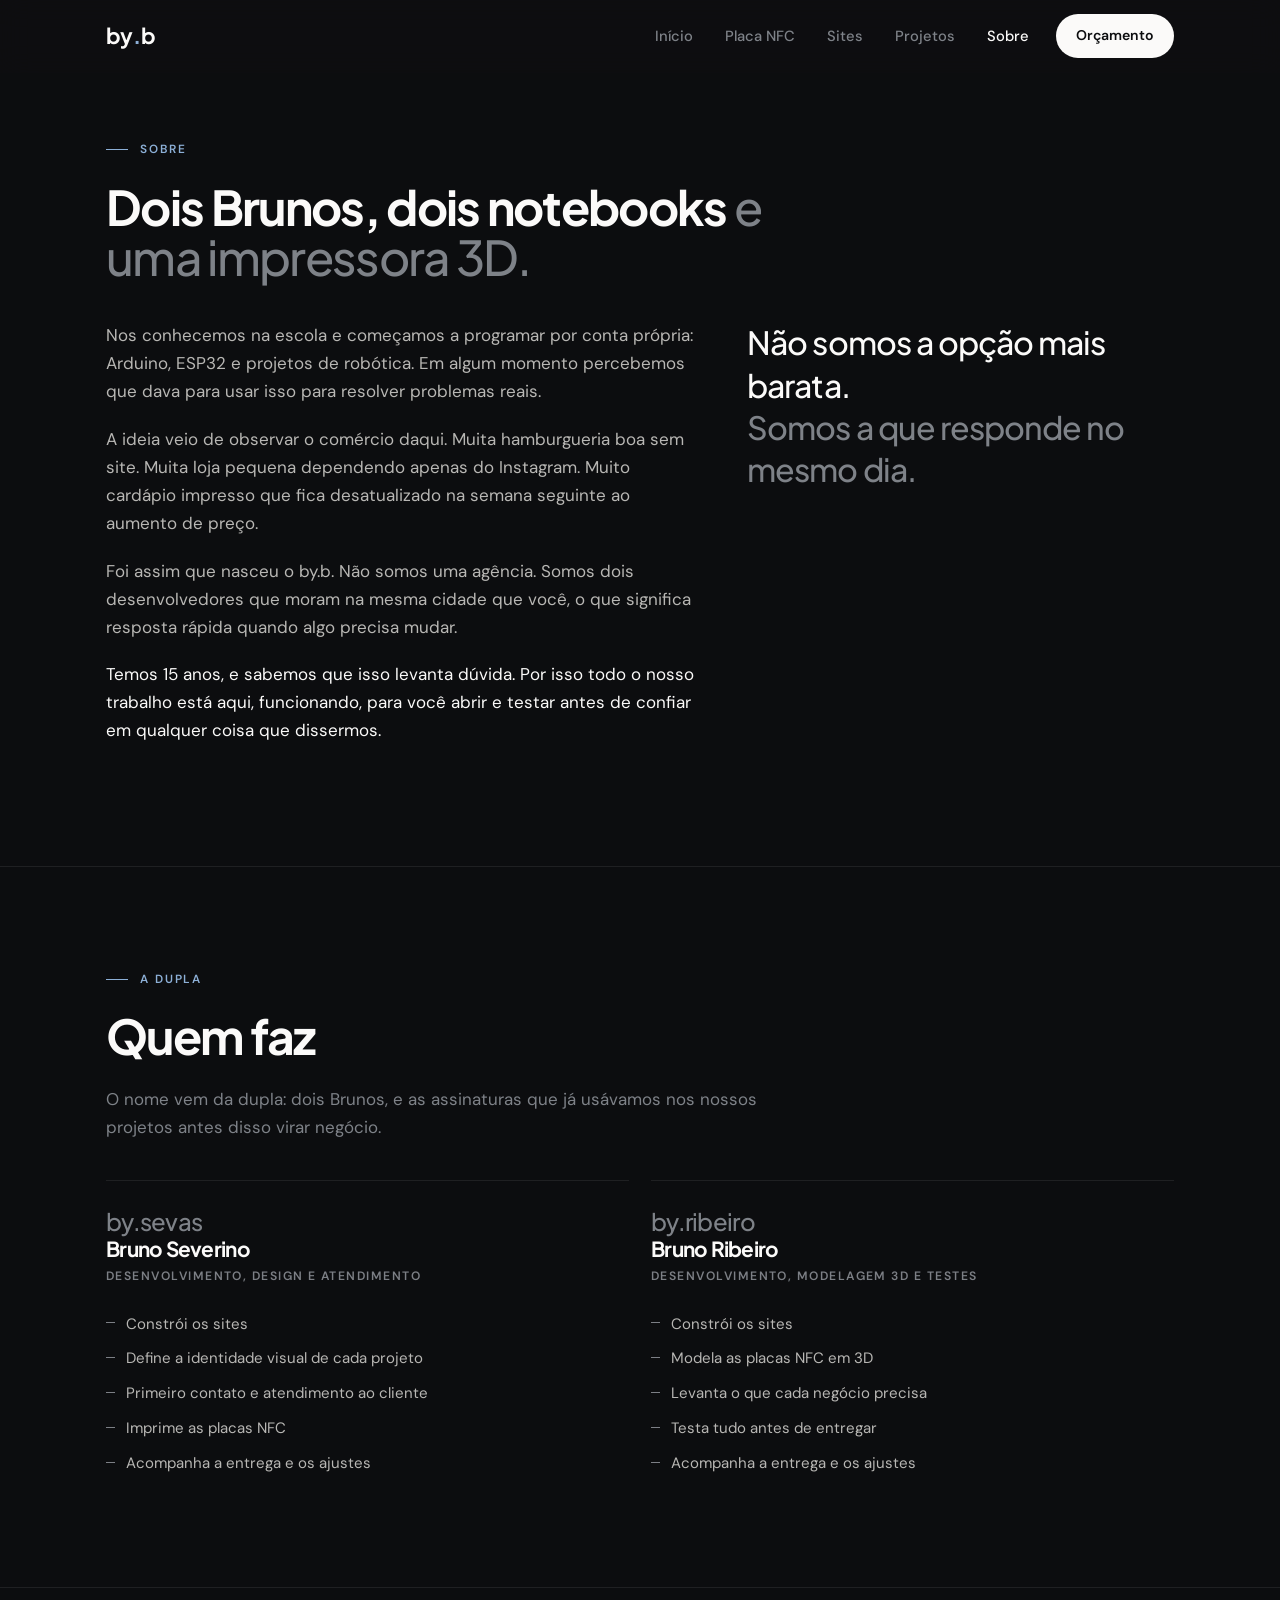
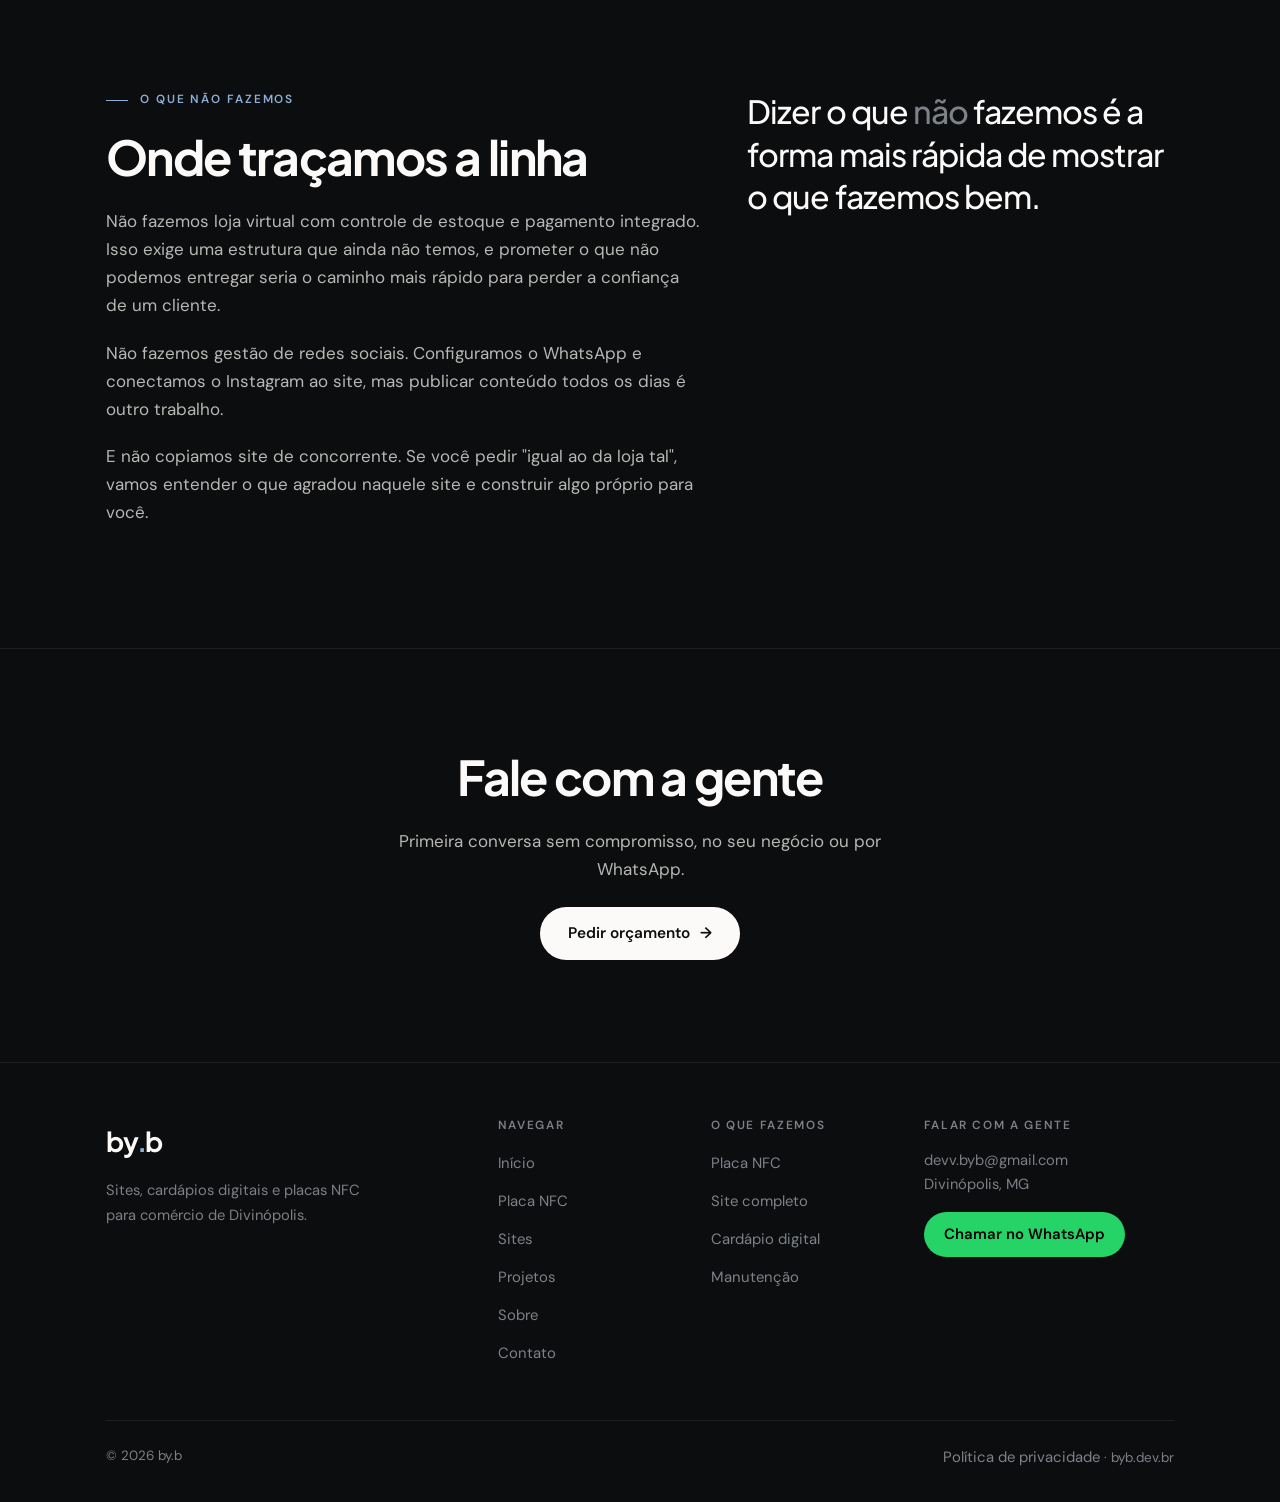
<file: sobre.html>
<!DOCTYPE html>
<html lang="pt-BR">
<head>
<meta charset="UTF-8">
<meta name="viewport" content="width=device-width, initial-scale=1">
<title>Sobre — by.b</title>
<meta name="description" content="Quem somos: dois desenvolvedores de Divinópolis construindo sites para o comércio da cidade.">
<link rel="icon" href="/favicon.ico" sizes="48x48">
<link rel="icon" href="/favicon.svg" type="image/svg+xml">
<link rel="icon" href="/favicon-96.png" type="image/png" sizes="96x96">
<link rel="icon" href="/favicon-48.png" type="image/png" sizes="48x48">
<link rel="apple-touch-icon" href="/apple-touch-icon.png">
<link rel="manifest" href="/site.webmanifest">
<link rel="canonical" href="https://byb.dev.br/sobre.html">
<meta property="og:type" content="website">
<meta property="og:site_name" content="by.b">
<meta property="og:locale" content="pt_BR">
<meta property="og:title" content="Sobre — by.b">
<meta property="og:description" content="Quem somos: dois desenvolvedores de Divinópolis construindo sites para o comércio da cidade.">
<meta property="og:url" content="https://byb.dev.br/sobre.html">
<meta property="og:image" content="https://byb.dev.br/icon-512.png">
<meta name="twitter:card" content="summary_large_image">
<meta name="robots" content="index, follow">
<meta name="theme-color" content="#0C0D0F">
<link rel="preconnect" href="https://fonts.googleapis.com">
<link rel="preconnect" href="https://fonts.gstatic.com" crossorigin>
<link href="https://fonts.googleapis.com/css2?family=DM+Sans:opsz,wght@9..40,400;9..40,500;9..40,700&family=Plus+Jakarta+Sans:wght@500;700;800&display=swap" rel="stylesheet">
<link rel="stylesheet" href="css/estilo.css">
</head>
<body>
<a class="pular" href="#conteudo">Pular para o conteúdo</a>

<header class="topo">
  <div class="envolve topo-linha">
    <a class="marca" href="index.html">by<span class="pt">.</span>b</a>
    <button class="btn-menu" aria-expanded="false" aria-controls="nav" aria-label="Abrir menu"><span></span><span></span><span></span></button>
    <nav class="nav" id="nav">
      <a href="index.html">Início</a>
      <a href="placas.html">Placa NFC</a>
      <a href="sites.html">Sites</a>
      <a href="projetos.html">Projetos</a>
      <a href="sobre.html" aria-current="page">Sobre</a>
      <a class="btn btn-claro btn-p" href="contato.html" style="margin-left:10px">Orçamento</a>
    </nav>
  </div>
</header>

<main id="conteudo" tabindex="-1">
<section class="secao" style="padding-top:140px">
  <div class="envolve">
    <div class="cabeca revela">
      <div class="rotulo">Sobre</div>
      <h2 class="frase">Dois Brunos, dois notebooks <em>e uma impressora 3D.</em></h2>
    </div>
    <div class="grade-2">
      <div class="revela">
        <p>Nos conhecemos na escola e começamos a programar por conta própria:
           Arduino, ESP32 e projetos de robótica. Em algum momento percebemos que
           dava para usar isso para resolver problemas reais.</p>
        <p>A ideia veio de observar o comércio daqui. Muita hamburgueria boa sem site.
           Muita loja pequena dependendo apenas do Instagram. Muito cardápio impresso
           que fica desatualizado na semana seguinte ao aumento de preço.</p>
        <p>Foi assim que nasceu o by.b. Não somos uma agência. Somos dois
           desenvolvedores que moram na mesma cidade que você, o que significa
           resposta rápida quando algo precisa mudar.</p>
        <p style="color:var(--giz)">Temos 15 anos, e sabemos que isso levanta dúvida.
           Por isso todo o nosso trabalho está aqui, funcionando, para você abrir
           e testar antes de confiar em qualquer coisa que dissermos.</p>
      </div>
      <div class="revela revela-2">
        <div class="destaque-cita">
          Não somos a opção mais barata.<br>
          <em>Somos a que responde no mesmo dia.</em>
        </div>
      </div>
    </div>
  </div>
</section>

<section class="secao secao-linha">
  <div class="envolve">
    <div class="cabeca revela">
      <div class="rotulo">A dupla</div>
      <h2>Quem faz</h2>
      <p>O nome vem da dupla: dois Brunos, e as assinaturas que já usávamos
         nos nossos projetos antes disso virar negócio.</p>
    </div>
    <div class="grade-dupla" id="grade-dupla"></div>
  </div>
</section>

<section class="secao secao-linha">
  <div class="envolve">
    <div class="grade-2">
      <div class="revela">
        <div class="rotulo">O que não fazemos</div>
        <h2>Onde traçamos a linha</h2>
        <p>Não fazemos loja virtual com controle de estoque e pagamento integrado.
           Isso exige uma estrutura que ainda não temos, e prometer o que não podemos
           entregar seria o caminho mais rápido para perder a confiança de um cliente.</p>
        <p>Não fazemos gestão de redes sociais. Configuramos o WhatsApp e conectamos
           o Instagram ao site, mas publicar conteúdo todos os dias é outro trabalho.</p>
        <p>E não copiamos site de concorrente. Se você pedir "igual ao da loja tal",
           vamos entender o que agradou naquele site e construir algo próprio para você.</p>
      </div>
      <div class="revela revela-2">
        <div class="destaque-cita">
          Dizer o que <em>não</em> fazemos é a forma mais rápida de mostrar o que fazemos bem.
        </div>
      </div>
    </div>
  </div>
</section>

<section class="secao secao-linha">
  <div class="envolve centro">
    <h2 class="revela">Fale com a gente</h2>
    <p class="revela revela-1" style="max-width:42ch">
      Primeira conversa sem compromisso, no seu negócio ou por WhatsApp.</p>
    <div class="revela revela-2" style="margin-top:24px">
      <a class="btn btn-claro" href="contato.html">Pedir orçamento <span class="seta">&rarr;</span></a>
    </div>
  </div>
</section>
</main>

<footer class="rodape">
  <div class="envolve">
    <div class="rodape-grade">
      <div>
        <div class="marca" style="display:block">by<span class="pt">.</span>b</div>
        <p>Sites, cardápios digitais e placas NFC<br>para comércio de Divinópolis.</p>
      </div>
      <div>
        <h4>Navegar</h4>
        <ul>
          <li><a href="index.html">Início</a></li>
          <li><a href="placas.html">Placa NFC</a></li>
          <li><a href="sites.html">Sites</a></li>
          <li><a href="projetos.html">Projetos</a></li>
          <li><a href="sobre.html">Sobre</a></li>
          <li><a href="contato.html">Contato</a></li>
        </ul>
      </div>
      <div>
        <h4>O que fazemos</h4>
        <ul>
          <li><a href="placas.html">Placa NFC</a></li>
          <li><a href="sites.html">Site completo</a></li>
          <li><a href="sites.html#precos">Cardápio digital</a></li>
          <li><a href="sites.html#manutencao">Manutenção</a></li>
        </ul>
      </div>
      <div>
        <h4>Falar com a gente</h4>
        <p style="margin-bottom:16px">devv.byb@gmail.com<br>Divinópolis, MG</p>
        <a class="btn btn-zap btn-p" href="https://wa.me/5537999071654?text=Ol%C3%A1!%20Vim%20pelo%20site%20do%20by.b%20e%20queria%20conversar%20sobre%20um%20site%20para%20o%20meu%20neg%C3%B3cio." target="_blank" rel="noopener">Chamar no WhatsApp</a>
      </div>
    </div>
    <div class="rodape-base">
      <span>© 2026 by.b</span>
      <span><a href="privacidade.html">Política de privacidade</a> · byb.dev.br</span>
    </div>
  </div>
</footer>

<script src="js/dados.js"></script>
<script src="js/app.js"></script>
</body>
</html>
</file>
<file: css/estilo.css>
/* ==========================================================
   by.b — folha de estilo unica
   Monocromatico de proposito. A cor vem dos projetos.
   ========================================================== */

:root {
  --fundo:      #0C0D0F;
  --fundo-2:    #141619;
  --fundo-3:    #1C1F23;
  --fundo-4:    #262A2F;

  --giz:        #FBFAF9;
  --giz-2:      #B8B7B4;
  --giz-3:      #7E8288;
  --giz-4:      #7C7F85;

  --azul:       #8CAFD6;
  --azul-2:     #A9C4E4;
  --azul-fundo: rgba(140,175,214,.08);
  --azul-linha: rgba(140,175,214,.26);

  --linha:      rgba(251,250,249,.08);
  --linha-2:    rgba(251,250,249,.15);

  --fonte-display: "Plus Jakarta Sans", "Segoe UI", sans-serif;
  --fonte-corpo:   "DM Sans", -apple-system, "Segoe UI", sans-serif;

  --largura: 1120px;
  --raio: 14px;
  --raio-p: 8px;

  --t-rapida: 180ms cubic-bezier(.2,.7,.3,1);
  --t-media:  420ms cubic-bezier(.2,.7,.3,1);
  --t-lenta:  800ms cubic-bezier(.2,.7,.3,1);
}

*, *::before, *::after { box-sizing: border-box; }
html { scroll-behavior: smooth; }

body {
  margin: 0;
  background: var(--fundo);
  color: var(--giz);
  font-family: var(--fonte-corpo);
  font-size: 17px;
  line-height: 1.65;
  -webkit-font-smoothing: antialiased;
  overflow-x: hidden;
}

img, svg { max-width: 100%; display: block; }

a { color: var(--giz); text-decoration-color: var(--linha-2); text-underline-offset: 4px; }
a:hover { color: var(--azul-2); text-decoration-color: var(--azul-linha); }

:focus-visible { outline: 2px solid var(--azul); outline-offset: 4px; border-radius: 3px; }

h1, h2, h3, h4 {
  font-family: var(--fonte-display);
  font-weight: 700;
  line-height: 1.06;
  letter-spacing: -0.035em;
  margin: 0 0 .5em;
}
h1 { font-size: clamp(2.7rem, 7vw, 5.4rem); line-height: 1; }
h2 { font-size: clamp(1.9rem, 4vw, 3rem); }
h3 { font-size: clamp(1.18rem, 1.9vw, 1.45rem); }

h1 em, h2 em, h3 em {
  font-style: normal; font-weight: 500;
  color: var(--giz-3);
}

p { margin: 0 0 1.15em; max-width: 62ch; color: var(--giz-2); }

.envolve { width: 100%; max-width: var(--largura); margin-inline: auto; padding-inline: 26px; }
.secao { padding-block: clamp(56px, 8vw, 104px); }
.secao-linha { border-top: 1px solid var(--linha); }

/* rotulo de secao */
.rotulo {
  font-size: .74rem; font-weight: 600;
  letter-spacing: .16em; text-transform: uppercase;
  color: var(--azul); margin-bottom: 22px;
  display: flex; align-items: center; gap: 12px;
}
.rotulo::before {
  content: ""; width: 22px; height: 1px; background: var(--azul);
}

/* ---------- Cabecalho ---------- */

.topo {
  position: fixed; top: 0; left: 0; right: 0; z-index: 80;
  background: rgba(14,15,17,.72);
  backdrop-filter: blur(16px) saturate(140%);
  border-bottom: 1px solid transparent;
  transition: border-color var(--t-media), background var(--t-media);
}
.topo.rolou { border-bottom-color: var(--linha); background: rgba(14,15,17,.9); }

.topo-linha { display: flex; align-items: center; gap: 20px; min-height: 72px; }

.marca {
  font-family: var(--fonte-display); font-weight: 700; font-size: 1.36rem;
  color: var(--giz); text-decoration: none; letter-spacing: -0.045em;
  display: flex; align-items: baseline; gap: 1px;
}
.marca:hover { color: var(--giz); }
.marca .pt { color: var(--azul); }

.nav { display: flex; gap: 2px; margin-left: auto; align-items: center; }
.nav a:not(.btn) {
  color: var(--giz-3); text-decoration: none;
  font-size: .92rem; font-weight: 500;
  padding: 8px 15px; border-radius: 999px;
  transition: color var(--t-rapida), background var(--t-rapida);
}
.nav a:not(.btn):hover { color: var(--giz); background: rgba(251,250,249,.05); }
.nav a:not(.btn)[aria-current="page"] { color: var(--giz); }

.btn-menu {
  display: none; margin-left: auto;
  width: 42px; height: 42px; padding: 0;
  background: none; border: 1px solid var(--linha-2);
  border-radius: 10px; cursor: pointer;
  position: relative;
}
.btn-menu span {
  position: absolute; left: 11px; right: 11px; height: 1.5px;
  background: var(--giz); border-radius: 2px;
  transition: transform var(--t-media), opacity var(--t-rapida);
}
.btn-menu span:nth-child(1) { top: 14px; }
.btn-menu span:nth-child(2) { top: 20px; }
.btn-menu span:nth-child(3) { top: 26px; }

.btn-menu[aria-expanded="true"] span:nth-child(1) { transform: translateY(6px) rotate(45deg); }
.btn-menu[aria-expanded="true"] span:nth-child(2) { opacity: 0; transform: scaleX(.4); }
.btn-menu[aria-expanded="true"] span:nth-child(3) { transform: translateY(-6px) rotate(-45deg); }

/* ---------- Botoes ---------- */

.btn {
  display: inline-flex; align-items: center; justify-content: center; gap: 10px;
  border: none; border-radius: 999px;
  padding: 14px 28px;
  font-family: var(--fonte-corpo); font-size: .96rem; font-weight: 600;
  cursor: pointer; text-decoration: none;
  transition: background var(--t-rapida), color var(--t-rapida),
              transform var(--t-rapida), border-color var(--t-rapida);
}
.btn:active { transform: translateY(1px); }

.btn-claro { background: var(--giz); color: var(--fundo); }
.btn-claro:hover {
  background: #fff; color: #000;
  box-shadow: 0 0 0 3px rgba(251,250,249,.14);
}

.btn-contorno { background: transparent; color: var(--giz); border: 1px solid var(--linha-2); }
.btn-contorno:hover { border-color: var(--azul-linha); background: var(--azul-fundo); }

.btn-p { padding: 10px 20px; font-size: .88rem; }

.seta { transition: transform var(--t-rapida); }
.btn:hover .seta { transform: translateX(3px); }

/* ---------- Heroi ---------- */

.heroi {
  min-height: 100vh; display: flex; align-items: center;
  padding-top: 92px; padding-bottom: 40px;
  position: relative; overflow: hidden;
}
.heroi::after {
  content: ""; position: absolute; inset: 0; pointer-events: none;
  background:
    radial-gradient(900px 540px at 76% 16%, rgba(140,175,214,.055), transparent 64%),
    radial-gradient(660px 440px at 5% 90%, rgba(251,250,249,.022), transparent 68%);
}
.heroi > * { position: relative; z-index: 1; }

.heroi h1 { max-width: 15ch; margin-bottom: .3em; }

.heroi-sub {
  font-size: 1.16rem; color: var(--giz-3); max-width: 48ch; margin-bottom: 34px;
}

.heroi-acoes { display: flex; gap: 12px; flex-wrap: wrap; }

/* marca grande do heroi */
.marca-heroi {
  font-family: var(--fonte-display); font-weight: 700;
  font-size: clamp(4rem, 11vw, 8.5rem);
  line-height: .9; letter-spacing: -0.06em;
  margin-bottom: clamp(44px, 7vw, 72px);
  display: flex; align-items: baseline; gap: 2px;
}
.marca-heroi .letra {
  opacity: 0; transform: translateY(26px);
  animation: sobe .7s cubic-bezier(.2,.8,.3,1) forwards;
}
.marca-heroi .l2 { animation-delay: .08s; }
.marca-heroi .l3 { animation-delay: .3s; }
.marca-heroi .bolinha {
  width: clamp(14px, 2.6vw, 24px); height: clamp(14px, 2.6vw, 24px);
  border-radius: 50%; background: var(--azul);
  margin-inline: clamp(5px, .9vw, 9px);
  opacity: 0; transform: scale(.2);
  animation: pula .5s cubic-bezier(.2,1.5,.4,1) .2s forwards;
}

@keyframes sobe { to { opacity: 1; transform: translateY(0); } }
@keyframes pula { to { opacity: 1; transform: scale(1); } }

/* titulo revela por palavra */
.frase .palavra {
  display: inline-block; overflow: hidden; vertical-align: bottom;
  padding-bottom: .16em; margin-bottom: -.16em;
}
.frase .palavra > span {
  display: inline-block;
  transform: translateY(105%);
  animation: revelaPalavra .78s cubic-bezier(.2,.8,.25,1) forwards;
}
@keyframes revelaPalavra { to { transform: translateY(0); } }

/* ---------- Revelacao ao rolar ---------- */

.revela {
  opacity: 0; transform: translateY(22px);
  transition: opacity var(--t-lenta), transform var(--t-lenta);
}
.revela.visivel { opacity: 1; transform: translateY(0); }

.revela-1 { transition-delay: .06s; }
.revela-2 { transition-delay: .14s; }
.revela-3 { transition-delay: .22s; }
.revela-4 { transition-delay: .3s; }

@media (prefers-reduced-motion: reduce) {
  .revela { opacity: 1; transform: none; transition: none; }
  .marca-heroi .letra, .marca-heroi .bolinha { opacity: 1; transform: none; animation: none; }
  .frase .palavra > span { transform: none; animation: none; }
  html { scroll-behavior: auto; }
  .faixa-trilho { animation: none !important; }
}

/* ---------- Numeros ---------- */

.numeros {
  display: grid; grid-template-columns: repeat(auto-fit, minmax(160px, 1fr));
  gap: 34px; margin-top: 58px; padding-top: 36px;
  border-top: 1px solid var(--linha);
}
.numero .v {
  font-family: var(--fonte-display); font-weight: 700;
  font-size: clamp(2.1rem, 3.8vw, 3rem);
  line-height: 1; margin-bottom: 8px; letter-spacing: -0.04em;
}
.numero .r { font-size: .86rem; color: var(--giz-4); }

/* ---------- Projetos ---------- */

.grade-projetos { display: grid; gap: 22px; }

.projeto {
  display: block; text-decoration: none; color: inherit;
  background: var(--fundo-2);
  border: 1px solid var(--linha);
  border-radius: var(--raio);
  overflow: hidden;
  transition: border-color var(--t-media), transform var(--t-media);
}
.projeto:hover { border-color: var(--linha-2); transform: translateY(-3px); }

.projeto-grade { display: grid; grid-template-columns: 1fr 1fr; }

.projeto-visual {
  aspect-ratio: 16 / 11;
  display: grid; place-items: center;
  position: relative; overflow: hidden;
  transition: background var(--t-media);
}

/* miniatura: barras da paleta do projeto */
.paleta-mini {
  display: flex; gap: 0; width: 100%; height: 100%;
  position: absolute; inset: 0; opacity: .16;
  transition: opacity var(--t-media);
}
.projeto:hover .paleta-mini { opacity: .34; }
.paleta-mini span { flex: 1; }

.projeto-marca {
  position: relative; z-index: 1;
  font-family: var(--fonte-display); font-weight: 700;
  font-size: clamp(1.4rem, 2.8vw, 2rem);
  letter-spacing: -0.04em; text-align: center; padding: 20px;
}

.projeto-corpo {
  padding: 34px 32px; display: flex; flex-direction: column; justify-content: center;
}
.projeto-tipo {
  font-size: .74rem; font-weight: 600; letter-spacing: .14em;
  text-transform: uppercase; color: var(--giz-4); margin-bottom: 14px;
}
.projeto h3 { margin-bottom: .45em; }
.projeto p { font-size: .95rem; color: var(--giz-3); margin-bottom: 20px; }

.pontos-paleta { display: flex; gap: 7px; margin-bottom: 22px; }
.pontos-paleta span {
  width: 17px; height: 17px; border-radius: 50%;
  border: 1px solid rgba(255,255,255,.14);
}

.projeto-links {
  display: flex; gap: 18px; align-items: center;
  font-size: .9rem; margin-top: 18px;
}
.projeto .seta { display: inline-block; transition: transform var(--t-rapida); }
.projeto:hover .seta { transform: translateX(4px); }
.projeto-links .ver {
  display: inline-flex; align-items: center; gap: 7px;
  font-weight: 600; color: var(--giz);
}

/* etiquetas */
.etiquetas { display: flex; gap: 7px; flex-wrap: wrap; margin-bottom: 18px; }
.etiqueta {
  font-size: .74rem; font-weight: 500;
  padding: 4px 11px; border-radius: 999px;
  border: 1px solid var(--linha-2); color: var(--giz-3);
}

/* ---------- Servicos ---------- */

/* servicos em linhas */
.lista-servicos { border-top: 1px solid var(--linha); }

.servico {
  display: grid; grid-template-columns: 78px 1fr 1.35fr;
  gap: 26px; align-items: start;
  padding: 30px 12px 30px 22px;
  border-bottom: 1px solid var(--linha);
  position: relative;
  transition: transform var(--t-media);
}
.servico::before {
  content: ""; position: absolute; left: 0; top: 0; bottom: 0;
  width: 2px; background: var(--giz-2);
  transform: scaleY(0); transform-origin: top;
  transition: transform var(--t-media);
}
.servico:hover { transform: translateX(10px); }
.servico:hover::before { transform: scaleY(1); }

.servico .num {
  font-family: var(--fonte-display); font-weight: 500; font-size: 1.2rem;
  color: var(--giz-4); line-height: 1.35; letter-spacing: -0.02em;
  transition: color var(--t-media);
}
.servico:hover .num { color: var(--giz); }
.servico h3 { margin: 0; font-size: 1.4rem; }
.servico p { font-size: .95rem; color: var(--giz-3); margin: 0; }

@media (max-width: 780px) {
  .servico { grid-template-columns: 52px 1fr; gap: 16px; padding-left: 16px; }
  .servico:hover { transform: translateX(5px); }
  .servico p { grid-column: 2; }
}

/* ---------- Pacotes ---------- */

.grade-pacotes { display: grid; grid-template-columns: repeat(auto-fit, minmax(276px, 1fr)); gap: 20px; }

.pacote {
  background: var(--fundo-2); border: 1px solid var(--linha);
  border-radius: var(--raio); padding: 34px 30px;
  display: flex; flex-direction: column;
  transition: border-color var(--t-media);
}
.pacote:hover { border-color: var(--linha-2); }
.pacote.destaque { background: var(--fundo-3); border-color: var(--linha-2); }
.pacote.destaque .fita { color: var(--azul); }
.pacote .fita {
  font-size: .72rem; font-weight: 600; letter-spacing: .12em; text-transform: uppercase;
  color: var(--giz-4); margin-bottom: 16px;
}
.pacote h3 { margin-bottom: .3em; }
.pacote .valor {
  font-family: var(--fonte-display); font-weight: 700; font-size: 2.5rem;
  line-height: 1; margin: 18px 0 6px; letter-spacing: -0.04em;
}
.pacote .obs { font-size: .84rem; color: var(--giz-4); margin-bottom: 26px; }
.pacote.sem-preco .valor { font-size: 1.9rem; color: var(--giz-2); }

/* ---------- Manutencao como adicional ---------- */

.adicional-manutencao {
  margin-top: 26px;
  background: var(--fundo-2); border: 1px solid var(--linha);
  border-radius: var(--raio); padding: 30px 32px;
}
.adicional-manutencao h3 { margin-bottom: .4em; }
.adicional-manutencao > p { color: var(--giz-3); }
.niveis {
  display: grid; grid-template-columns: 1fr 1fr; gap: 1px;
  background: var(--linha); border: 1px solid var(--linha);
  border-radius: var(--raio-p); overflow: hidden; margin-top: 22px;
}
.nivel { background: var(--fundo); padding: 22px 22px 24px; }
.nivel .v {
  font-family: var(--fonte-display); font-weight: 700; font-size: 1.7rem;
  letter-spacing: -0.04em; line-height: 1; margin-bottom: 5px;
}
.nivel .q {
  font-size: .76rem; color: var(--giz-4); margin-bottom: 12px;
  letter-spacing: .08em; text-transform: uppercase;
}
.nivel p { font-size: .9rem; color: var(--giz-3); margin: 0; }
@media (max-width: 560px) { .niveis { grid-template-columns: 1fr; } }

.lista-check { list-style: none; padding: 0; margin: 0 0 28px; flex: 1; }
.lista-check li {
  position: relative; padding-left: 25px; margin-bottom: 11px;
  font-size: .92rem; color: var(--giz-2);
}
.lista-check li::before {
  content: ""; position: absolute; left: 0; top: .52em;
  width: 12px; height: 7px;
  border-left: 1.5px solid var(--giz-3); border-bottom: 1.5px solid var(--giz-3);
  transform: rotate(-45deg);
}

/* ---------- Processo ---------- */

.trilha { display: grid; gap: 0; }
.etapa {
  display: grid; grid-template-columns: 68px 1fr; gap: 26px;
  padding-bottom: 42px; position: relative;
}
.etapa:not(:last-child)::before {
  content: ""; position: absolute; left: 33px; top: 46px; bottom: 0;
  width: 1px; background: var(--linha);
}
.etapa .num {
  font-family: var(--fonte-display); font-weight: 700; font-size: 1.7rem;
  color: var(--giz-4); line-height: 1; z-index: 1; letter-spacing: -0.04em;
  background: var(--fundo); padding-bottom: 8px;
}
.etapa h3 { margin-bottom: .4em; }
.etapa p { margin-bottom: 0; }

/* ---------- Duplas / pessoas ---------- */

.grade-dupla { display: grid; grid-template-columns: 1fr 1fr; gap: 22px; }

.pessoa {
  padding: 0 0 4px;
  border-top: 1px solid var(--linha);
  padding-top: 28px;
}
.pessoa .apelido {
  font-family: var(--fonte-display); font-weight: 500; font-size: 1.5rem; line-height: 1;
  color: var(--giz-3); margin-bottom: 5px; letter-spacing: -0.03em;
}
.pessoa h3 { margin-bottom: .3em; font-size: 1.3rem; }
.pessoa .papel {
  font-size: .76rem; font-weight: 600; letter-spacing: .12em;
  text-transform: uppercase; color: var(--giz-4);
  margin-bottom: 20px;
}
.pessoa .faz { list-style: none; padding: 0; margin: 0; }
.pessoa .faz li {
  font-size: .94rem; color: var(--giz-2);
  padding: 5px 0 5px 20px; position: relative;
}
.pessoa .faz li::before {
  content: ""; position: absolute; left: 0; top: 1.05em;
  width: 9px; height: 1px; background: var(--giz-4);
}

/* ---------- Faixa corrida ---------- */

.faixa {
  border-block: 1px solid var(--linha);
  overflow: hidden; padding-block: 22px;
}
.faixa-trilho {
  display: flex; gap: 38px; white-space: nowrap;
  animation: correr 38s linear infinite;
  font-family: var(--fonte-display); font-weight: 500;
  font-size: 1.1rem; letter-spacing: -0.02em; color: var(--giz-3);
}
@keyframes correr { to { transform: translateX(-50%); } }

@media (max-width: 720px) {
  .faixa-trilho { animation-duration: 16s; gap: 26px; font-size: .95rem; }
}

/* ---------- Formulario ---------- */

.campo { margin-bottom: 20px; }
.campo label {
  display: block; font-size: .82rem; font-weight: 600;
  letter-spacing: .06em; text-transform: uppercase;
  color: var(--giz-4); margin-bottom: 9px;
}
.campo input, .campo select, .campo textarea {
  width: 100%; background: var(--fundo-2);
  border: 1px solid var(--linha-2); border-radius: var(--raio-p);
  color: var(--giz); font: inherit; font-size: .97rem; padding: 14px 16px;
  transition: border-color var(--t-rapida), background var(--t-rapida);
}
.campo input:focus, .campo select:focus, .campo textarea:focus {
  border-color: var(--giz-3); background: var(--fundo-3); outline: none;
}
.campo input::placeholder, .campo textarea::placeholder { color: var(--giz-4); }
.campo textarea { min-height: 130px; resize: vertical; }
.campo .dica { font-size: .82rem; color: var(--giz-4); margin-top: 7px; }
.dupla { display: grid; grid-template-columns: 1fr 1fr; gap: 16px; }

.painel {
  background: var(--fundo-2); border: 1px solid var(--linha);
  border-radius: var(--raio); padding: 34px 32px;
}

/* ---------- Acordeao ---------- */

.acordeao { border-bottom: 1px solid var(--linha); }
.acordeao:first-of-type { border-top: 1px solid var(--linha); }
.acordeao-botao {
  width: 100%; text-align: left; background: none; border: none;
  font-family: var(--fonte-display); font-weight: 500; font-size: 1.16rem;
  letter-spacing: -0.02em;
  color: var(--giz); cursor: pointer;
  padding: 28px 48px 28px 0; position: relative;
  transition: color var(--t-rapida);
}
.acordeao-botao:hover { color: var(--giz-2); }
.acordeao-botao::after {
  content: ""; position: absolute; right: 10px; top: 50%;
  width: 11px; height: 11px;
  border-right: 1.5px solid var(--giz-3); border-bottom: 1.5px solid var(--giz-3);
  transform: translateY(-70%) rotate(45deg);
  transition: transform var(--t-media);
}
.acordeao-botao[aria-expanded="true"]::after { transform: translateY(-30%) rotate(-135deg); }
.acordeao-corpo { display: grid; grid-template-rows: 0fr; transition: grid-template-rows var(--t-media); }
.acordeao-corpo > div { overflow: hidden; }
.acordeao-botao[aria-expanded="true"] + .acordeao-corpo { grid-template-rows: 1fr; }
.acordeao-corpo p { padding-bottom: 28px; margin: 0; }

/* ---------- Auxiliares ---------- */

.cabeca { margin-bottom: 38px; max-width: 56ch; }
.cabeca p { font-size: 1.06rem; color: var(--giz-3); }
.centro { text-align: center; margin-inline: auto; }
.centro p { margin-inline: auto; }
.grade-2 { display: grid; grid-template-columns: 1.4fr 1fr; gap: 44px; align-items: start; }

.destaque-cita {
  font-family: var(--fonte-display); font-weight: 500;
  font-size: clamp(1.4rem, 2.8vw, 2rem);
  line-height: 1.32; letter-spacing: -0.03em;
  color: var(--giz); max-width: 27ch;
}
.destaque-cita em { font-style: normal; color: var(--giz-3); }

.toast {
  position: fixed; left: 50%; bottom: 30px; transform: translate(-50%, 140%);
  background: var(--giz); color: var(--fundo);
  padding: 14px 26px; border-radius: 999px;
  font-weight: 600; font-size: .93rem; z-index: 200;
  transition: transform var(--t-media);
}
.toast.aparece { transform: translate(-50%, 0); }

/* ---------- Rodape ---------- */

.rodape { border-top: 1px solid var(--linha); padding-block: 56px 32px; }
.rodape-grade {
  display: grid; grid-template-columns: 2fr 1fr 1fr 1.4fr;
  gap: 34px; margin-bottom: 44px;
}
.rodape h4 {
  font-family: var(--fonte-corpo);
  font-size: .74rem; font-weight: 600; letter-spacing: .14em;
  text-transform: uppercase; color: var(--giz-4); margin-bottom: 16px;
}
.rodape ul { list-style: none; padding: 0; margin: 0; }
.rodape li { margin-bottom: 10px; }
.rodape a { color: var(--giz-3); text-decoration: none; font-size: .93rem; }
.rodape a:hover { color: var(--giz); }
.rodape p { font-size: .92rem; color: var(--giz-4); }
.rodape .marca { font-size: 1.7rem; margin-bottom: 14px; }
.rodape-base {
  border-top: 1px solid var(--linha); padding-top: 24px;
  font-size: .84rem; color: var(--giz-4);
  display: flex; justify-content: space-between; gap: 16px; flex-wrap: wrap;
}

/* ---------- Responsivo ---------- */

@media (max-width: 940px) {
  .faixa-trilho { animation-duration: 22s; }
  .projeto-grade { grid-template-columns: 1fr; }
  .grade-2 { grid-template-columns: 1fr; }
  .grade-dupla { grid-template-columns: 1fr; }
  .rodape-grade { grid-template-columns: 1fr 1fr; }
  .heroi { min-height: auto; padding-block: 128px 90px; }
}

@media (max-width: 720px) {
  body { font-size: 16px; }
  .btn-menu { display: block; }

  .nav {
    position: fixed; top: 72px; left: 0; right: 0;
    max-height: calc(100dvh - 72px);
    overflow-y: auto;
    background: var(--fundo);
    border-top: 1px solid var(--linha);
    box-shadow: 0 20px 44px rgba(0,0,0,.5);
    flex-direction: column; align-items: stretch; gap: 0;
    padding: 6px 20px 30px;

    opacity: 0;
    transform: translateY(-8px);
    pointer-events: none;
    transition: opacity var(--t-media), transform var(--t-media);
  }
  .nav.aberta { opacity: 1; transform: translateY(0); pointer-events: auto; }

  .nav a:not(.btn) {
    padding: 17px 2px;
    font-size: 1.1rem; font-weight: 600;
    color: var(--giz-2);
    border-radius: 0;
    border-bottom: 1px solid var(--linha);
    display: flex; align-items: center; justify-content: space-between;
  }
  .nav a:not(.btn)::after {
    content: "\2192"; color: var(--giz-4); font-size: .95rem;
    transition: transform var(--t-rapida), color var(--t-rapida);
  }
  .nav a:not(.btn):hover,
  .nav a:not(.btn):active { background: transparent; color: var(--giz); }
  .nav a:not(.btn):active::after { transform: translateX(3px); color: var(--giz-2); }
  .nav a:not(.btn)[aria-current="page"] { color: var(--giz); }
  .nav a:not(.btn)[aria-current="page"]::after { content: "\2022"; color: var(--azul); }

  .nav .btn {
    margin: 20px 0 0 !important;
    width: 100%; padding: 16px 24px; font-size: 1rem;
  }

  body.menu-aberto { overflow: hidden; }

  .faixa-trilho { animation-duration: 16s; }
  .dupla { grid-template-columns: 1fr; }
  .rodape-grade { grid-template-columns: 1fr; }
  .etapa { grid-template-columns: 46px 1fr; gap: 18px; }
  .etapa .num { font-size: 1.5rem; }
  .etapa:not(:last-child)::before { left: 22px; top: 38px; }
  .projeto-corpo { padding: 28px 24px; }
  .contato-rapido { grid-template-columns: 1fr; }
}


/* ---------- Contato rapido ---------- */

.contato-rapido {
  display: grid; grid-template-columns: repeat(auto-fit, minmax(240px, 1fr));
  gap: 14px; margin-bottom: 40px;
}
.canal {
  display: flex; align-items: center; gap: 16px;
  padding: 22px 24px;
  background: var(--fundo-2); border: 1px solid var(--linha);
  border-radius: var(--raio); text-decoration: none; color: inherit;
  transition: border-color var(--t-media), background var(--t-media), transform var(--t-media);
}
.canal:hover {
  border-color: var(--linha-2); background: var(--fundo-3);
  transform: translateY(-2px); color: inherit;
}
.canal svg { width: 26px; height: 26px; flex: none; stroke: var(--giz-3); }
.canal:hover svg { stroke: var(--giz); }
.canal .rot {
  font-family: var(--fonte-display); font-weight: 700;
  font-size: 1.02rem; letter-spacing: -0.02em; display: block;
}
.canal .sub { font-size: .87rem; color: var(--giz-4); }

/* resumo de precos na home */
.faixa-precos {
  display: grid; grid-template-columns: repeat(auto-fit, minmax(210px, 1fr));
  gap: 1px; background: var(--linha);
  border: 1px solid var(--linha); border-radius: var(--raio); overflow: hidden;
}
.preco-resumo {
  background: var(--fundo); padding: 30px 26px;
  display: block; text-decoration: none; color: inherit;
  transition: background var(--t-media);
  position: relative;
}
.preco-resumo:hover { background: var(--fundo-2); color: inherit; }
.preco-resumo::after {
  content: "→"; position: absolute; right: 24px; top: 28px;
  color: var(--giz-4); opacity: 0;
  transition: opacity var(--t-media), transform var(--t-media);
}
.preco-resumo:hover::after { opacity: 1; transform: translateX(3px); }
.preco-resumo .nome {
  font-size: .76rem; font-weight: 600; letter-spacing: .12em;
  text-transform: uppercase; color: var(--giz-4); margin-bottom: 14px;
}
.preco-resumo .v {
  font-family: var(--fonte-display); font-weight: 700; font-size: 2.1rem;
  line-height: 1; letter-spacing: -0.04em; margin-bottom: 10px;
}
.preco-resumo p { font-size: .9rem; color: var(--giz-3); margin: 0; }


/* ---------- WhatsApp ---------- */

.btn-zap { background: #25D366; color: #0A2E17; }
.btn-zap:hover { background: #3BE07B; color: #0A2E17; }

.canal-zap { border-color: rgba(37,211,102,.28); }
.canal-zap:hover { border-color: rgba(37,211,102,.55); background: rgba(37,211,102,.07); }
.canal-zap svg { fill: #25D366; stroke: none; }
.canal-zap:hover svg { fill: #3BE07B; }

.canal-mail { border-color: rgba(234,67,53,.26); }
.canal-mail:hover { border-color: rgba(234,67,53,.5); background: rgba(234,67,53,.06); }
.canal-mail svg { stroke: #EA4335; }
.canal-mail:hover svg { stroke: #F2685C; }

.canal-insta { border-color: rgba(214,41,118,.26); }
.canal-insta:hover { border-color: rgba(214,41,118,.5); background: rgba(214,41,118,.06); }
.canal-insta svg { stroke: #D62976; }
.canal-insta:hover svg { stroke: #E8559A; }


/* ---------- Ancoras com respiro ---------- */

[id] { scroll-margin-top: 104px; }

/* manutencao em dois niveis */
.niveis-manutencao {
  display: grid; grid-template-columns: 1fr 1fr; gap: 1px;
  background: var(--linha); border: 1px solid var(--linha);
  border-radius: var(--raio-p); overflow: hidden; margin-bottom: 22px;
}
.nivel { background: var(--fundo-2); padding: 18px 18px 20px; }
.nivel .v {
  font-family: var(--fonte-display); font-weight: 700; font-size: 1.55rem;
  letter-spacing: -0.03em; line-height: 1; margin-bottom: 5px;
}
.nivel .q { font-size: .78rem; color: var(--giz-4); margin-bottom: 10px; }
.nivel p { font-size: .86rem; color: var(--giz-3); margin: 0; }

@media (max-width: 560px) { .niveis-manutencao { grid-template-columns: 1fr; } }


/* ---------- Destaque ao chegar por link ---------- */

.servico {
  transition: transform var(--t-media), background 500ms ease,
              filter 500ms ease, opacity 500ms ease;
}
.servico.destacado {
  background: var(--fundo-3);
  border-radius: var(--raio-p);
}
.servico.destacado::before { transform: scaleY(1); }

/* os outros desfocam enquanto um esta em destaque */
.lista-servicos.focando .servico:not(.destacado) {
  filter: blur(2.5px);
  opacity: .42;
}


/* ---------- Seletor recolhido ---------- */

.seletor { position: relative; }

.seletor-gatilho {
  width: 100%; display: flex; align-items: center; justify-content: space-between;
  gap: 12px; padding: 13px 16px;
  background: var(--fundo-2); border: 1px solid var(--linha-2);
  border-radius: var(--raio-p);
  color: var(--giz); font: inherit; font-size: .97rem;
  cursor: pointer; text-align: left;
  transition: border-color var(--t-rapida), background var(--t-rapida);
}
.seletor-gatilho:hover { border-color: var(--giz-4); }
.seletor-gatilho[aria-expanded="true"] {
  border-color: var(--giz-3); background: var(--fundo-3);
  border-bottom-left-radius: 0; border-bottom-right-radius: 0;
}

.seletor-seta {
  width: 9px; height: 9px; flex: none;
  border-right: 1.5px solid var(--giz-3); border-bottom: 1.5px solid var(--giz-3);
  transform: translateY(-2px) rotate(45deg);
  transition: transform var(--t-media);
}
.seletor-gatilho[aria-expanded="true"] .seletor-seta {
  transform: translateY(2px) rotate(-135deg);
}

.seletor-opcoes {
  display: grid; gap: 4px; padding: 6px;
  background: var(--fundo-2);
  border: 1px solid var(--giz-4); border-top: none;
  border-radius: 0 0 var(--raio-p) var(--raio-p);
}
.seletor-opcoes[hidden] { display: none; }

.escolha-marca {
  display: flex; align-items: center; gap: 12px;
  padding: 11px 14px;
  background: transparent; border: 1px solid transparent;
  border-radius: var(--raio-p); cursor: pointer;
  font-size: .92rem; color: var(--giz-2);
  transition: border-color var(--t-rapida), background var(--t-rapida), color var(--t-rapida);
}
.escolha-marca:hover { background: var(--fundo-3); }
.escolha-marca:has(input:checked) {
  border-color: var(--linha-2); background: var(--fundo-3); color: var(--giz);
}
.escolha-marca input {
  width: 17px; height: 17px; flex: none;
  accent-color: var(--giz); margin: 0;
}

/* ---------- Tela de confirmacao ---------- */

.confirmacao {
  min-height: 70vh;
  display: flex; align-items: center; justify-content: center;
  padding: 130px 24px 80px;
}
.confirmacao .painel { max-width: 520px; width: 100%; text-align: center; }
.confirmacao .marca-ok {
  font-family: var(--fonte-display); font-weight: 700;
  font-size: clamp(2.2rem, 5vw, 3.2rem);
  letter-spacing: -0.04em; line-height: 1.1; margin-bottom: 16px;
}
.confirmacao p { margin-inline: auto; }


/* ---------- Armadilha anti-robo ---------- */
/* Invisivel para pessoas; robo preenche e o envio e descartado. */

.armadilha {
  position: absolute !important;
  width: 1px; height: 1px;
  padding: 0; margin: -1px;
  overflow: hidden;
  clip: rect(0 0 0 0);
  white-space: nowrap;
  border: 0;
}


/* ---------- Acessibilidade ---------- */
.pular {
  position: absolute; left: 12px; top: -60px; z-index: 200;
  background: var(--giz); color: var(--fundo); padding: 10px 18px;
  border-radius: var(--raio-p); font-weight: 600; text-decoration: none;
}
.pular:focus { top: 12px; }
main:focus { outline: none; }
.btn:focus-visible, .btn-menu:focus-visible { outline-offset: 3px; }

/* ---------- Texto corrido (privacidade) ---------- */
.prosa { max-width: 70ch; }
.prosa h2 { font-size: clamp(1.3rem, 2.4vw, 1.7rem); margin: 44px 0 14px; }
.prosa ul { padding-left: 20px; margin: 0 0 16px; }
.prosa li { margin-bottom: 8px; }
.prosa a { color: var(--azul-2); }
.prosa .data { color: var(--giz-4); font-size: .9rem; }
.aviso-form { font-size: .82rem; color: var(--giz-3); text-align: center; margin: 14px 0 0; line-height: 1.5; }
.aviso-form a { color: var(--azul-2); }
div.preco-resumo { cursor: default; }
div.preco-resumo::after { display: none; }
div.preco-resumo:hover { background: var(--fundo); }

/* ---------- Galeria das placas ---------- */
.galeria { display: grid; grid-template-columns: repeat(4, 1fr); gap: 20px; }
.galeria.tres { grid-template-columns: repeat(3, 1fr); }
.galeria figure { margin: 0; }
.galeria picture { display: block; }
.galeria img {
  display: block; width: 100%; height: auto; aspect-ratio: 4 / 5; object-fit: cover;
  border-radius: var(--raio); border: 1px solid var(--linha); background: var(--fundo-2);
}
.galeria figcaption { padding-top: 14px; }
.galeria h3 { margin: 0 0 4px; font-size: 1.08rem; }
.galeria p { margin: 0; font-size: .88rem; line-height: 1.5; color: var(--giz-3); }
.selo {
  display: inline-block; font-size: .66rem; font-weight: 600; letter-spacing: .12em;
  text-transform: uppercase; color: var(--azul); border: 1px solid var(--azul-linha);
  border-radius: 99px; padding: 2px 9px; margin-left: 8px; vertical-align: middle;
}

/* passos em linha */
.passos-h { display: grid; grid-template-columns: repeat(3, 1fr); gap: 0; border-top: 1px solid var(--linha); }
.passos-h > div { padding: 26px 30px 4px 0; }
.passos-h > div + div { padding-left: 30px; border-left: 1px solid var(--linha); }
.passos-h .n { font-family: var(--fonte-display); font-weight: 700; font-size: 1.1rem; color: var(--azul); margin-bottom: 14px; letter-spacing: -0.02em; }
.passos-h h3 { margin-bottom: .4em; font-size: 1.2rem; }
.passos-h p { margin: 0; font-size: .95rem; color: var(--giz-3); }

/* quadro de compra */
.compra { display: grid; grid-template-columns: 1fr 1fr; gap: 0; padding: 0; overflow: hidden; }
.compra > div { padding: 36px 36px; }
.compra > div + div { border-left: 1px solid var(--linha); }
.compra .tier { display: flex; align-items: baseline; justify-content: space-between; gap: 18px; padding: 18px 0; border-bottom: 1px solid var(--linha); }
.compra .tier:first-of-type { padding-top: 0; }
.compra .tier:last-of-type { border-bottom: 0; padding-bottom: 0; }
.compra .tier .nome { color: var(--giz); font-weight: 500; }
.compra .tier .obs { font-size: .86rem; color: var(--giz-3); }
.compra .tier .v { font-family: var(--fonte-display); font-weight: 700; font-size: 2.2rem; letter-spacing: -0.04em; line-height: 1; white-space: nowrap; }
.compra .lista-check { margin: 0 0 18px; }
.compra .nota { font-size: .88rem; color: var(--giz-3); margin: 0; }

/* titulo a esquerda, conteudo a direita */
.duas { display: grid; grid-template-columns: minmax(0, .8fr) minmax(0, 1.5fr); gap: 72px; align-items: start; }
.duas > .cabeca { position: sticky; top: 110px; margin-bottom: 0; }

@media (max-width: 960px) {
  .galeria, .galeria.tres { grid-template-columns: repeat(2, 1fr); }
  .duas { grid-template-columns: 1fr; gap: 8px; }
  .duas > .cabeca { position: static; margin-bottom: 28px; }
}
@media (max-width: 760px) {
  .passos-h { grid-template-columns: 1fr; }
  .passos-h > div, .passos-h > div + div { padding: 22px 0; border-left: 0; border-bottom: 1px solid var(--linha); }
  .compra { grid-template-columns: 1fr; }
  .compra > div { padding: 28px 24px; }
  .compra > div + div { border-left: 0; border-top: 1px solid var(--linha); }
}
@media (max-width: 560px) {
  .galeria { gap: 14px; }
  .galeria.tres { grid-template-columns: 1fr; }
  .galeria.tres img { aspect-ratio: 4 / 3; }
  .galeria p { display: none; }
}
div.preco-resumo { cursor: default; }
div.preco-resumo::after { display: none; }
div.preco-resumo:hover { background: var(--fundo); }

/* botao verde do rodape: letra preta; branca ao passar o mouse */
.rodape a.btn-zap { color: #000; }
.rodape a.btn-zap:hover { color: #fff; }
</file>
